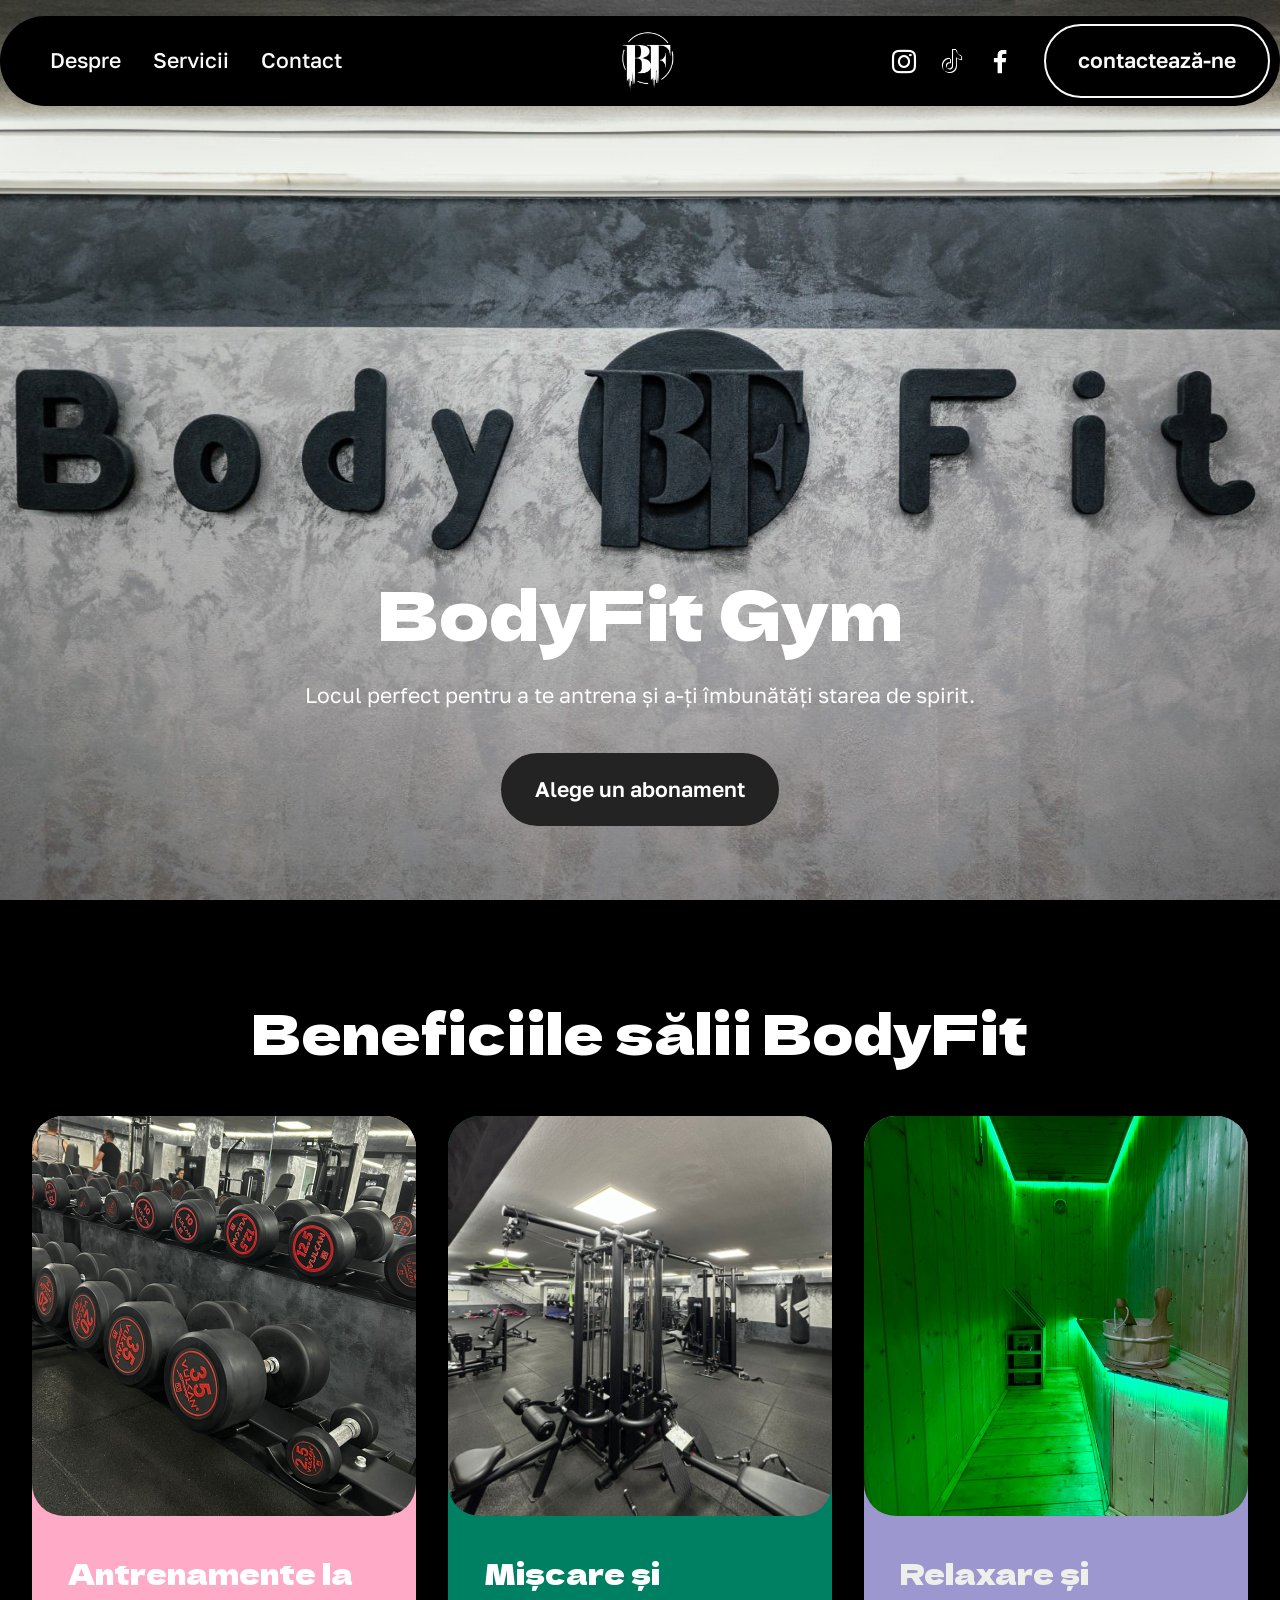
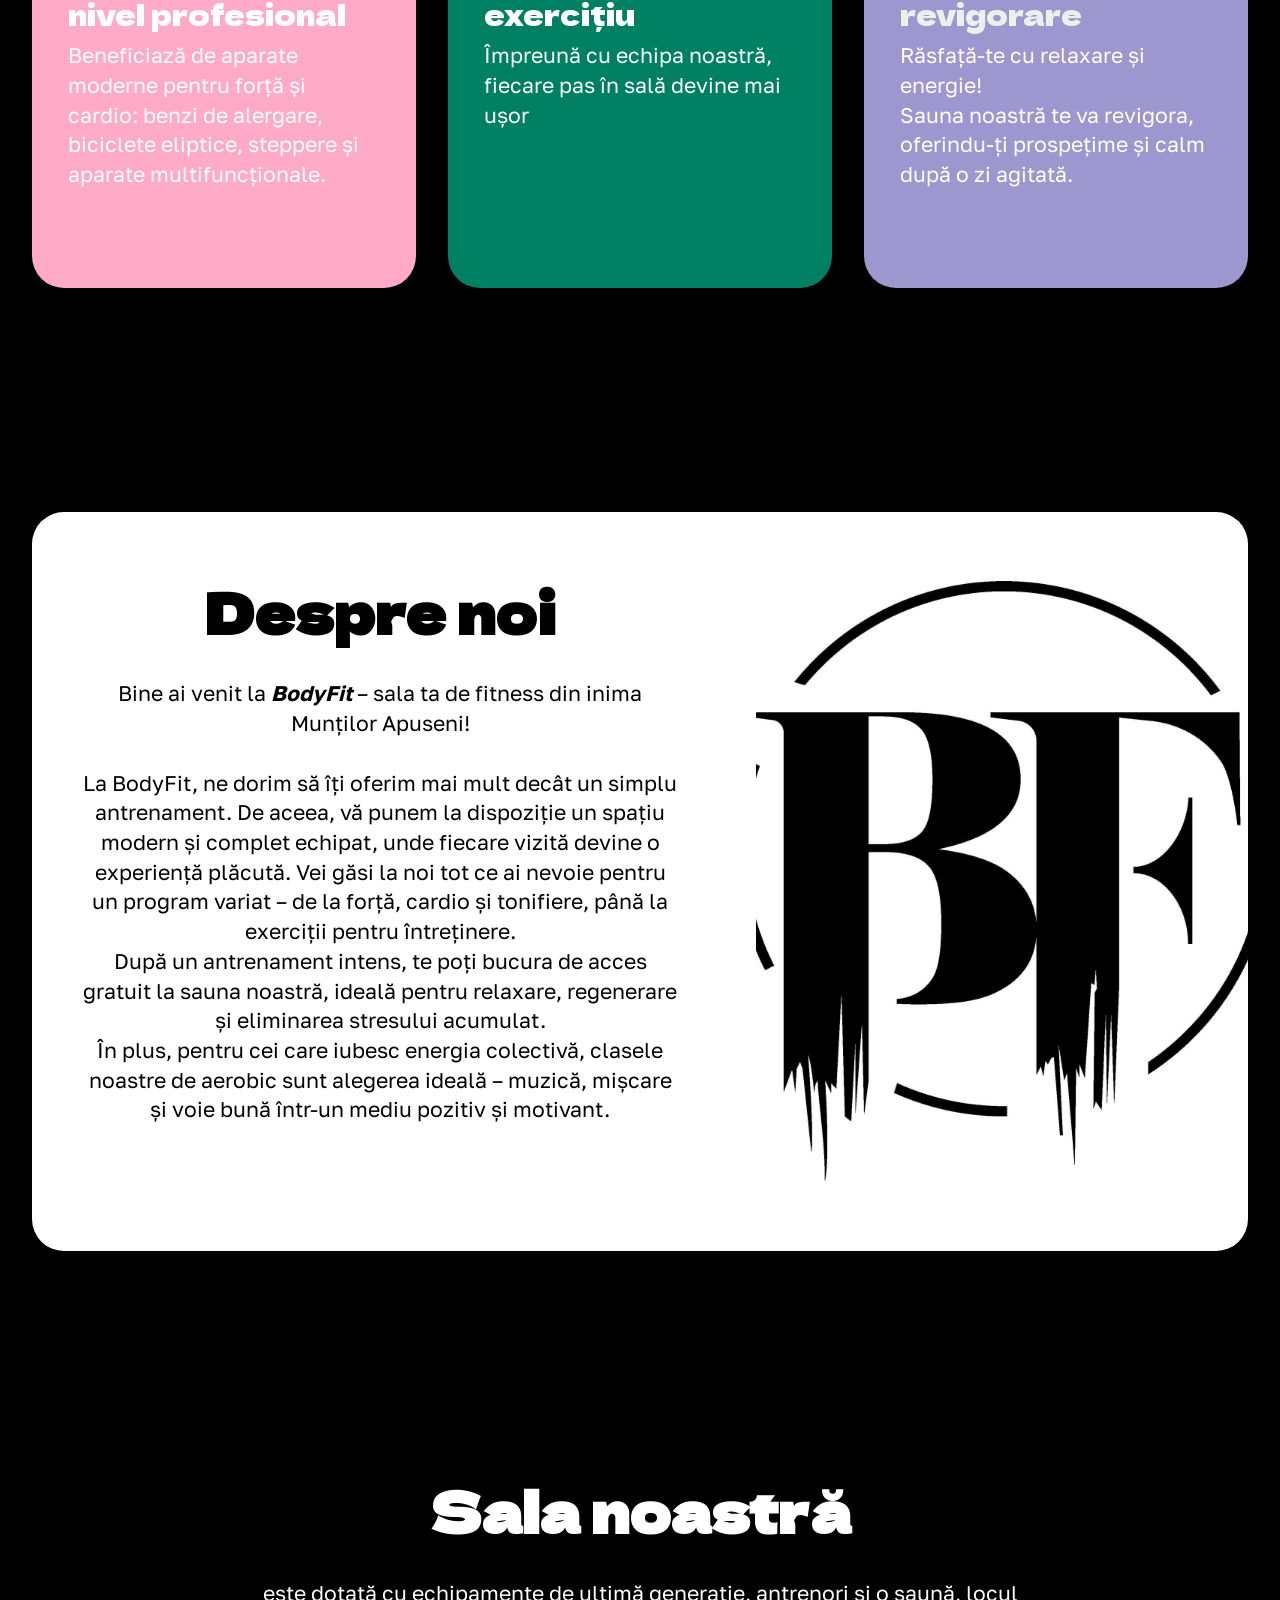
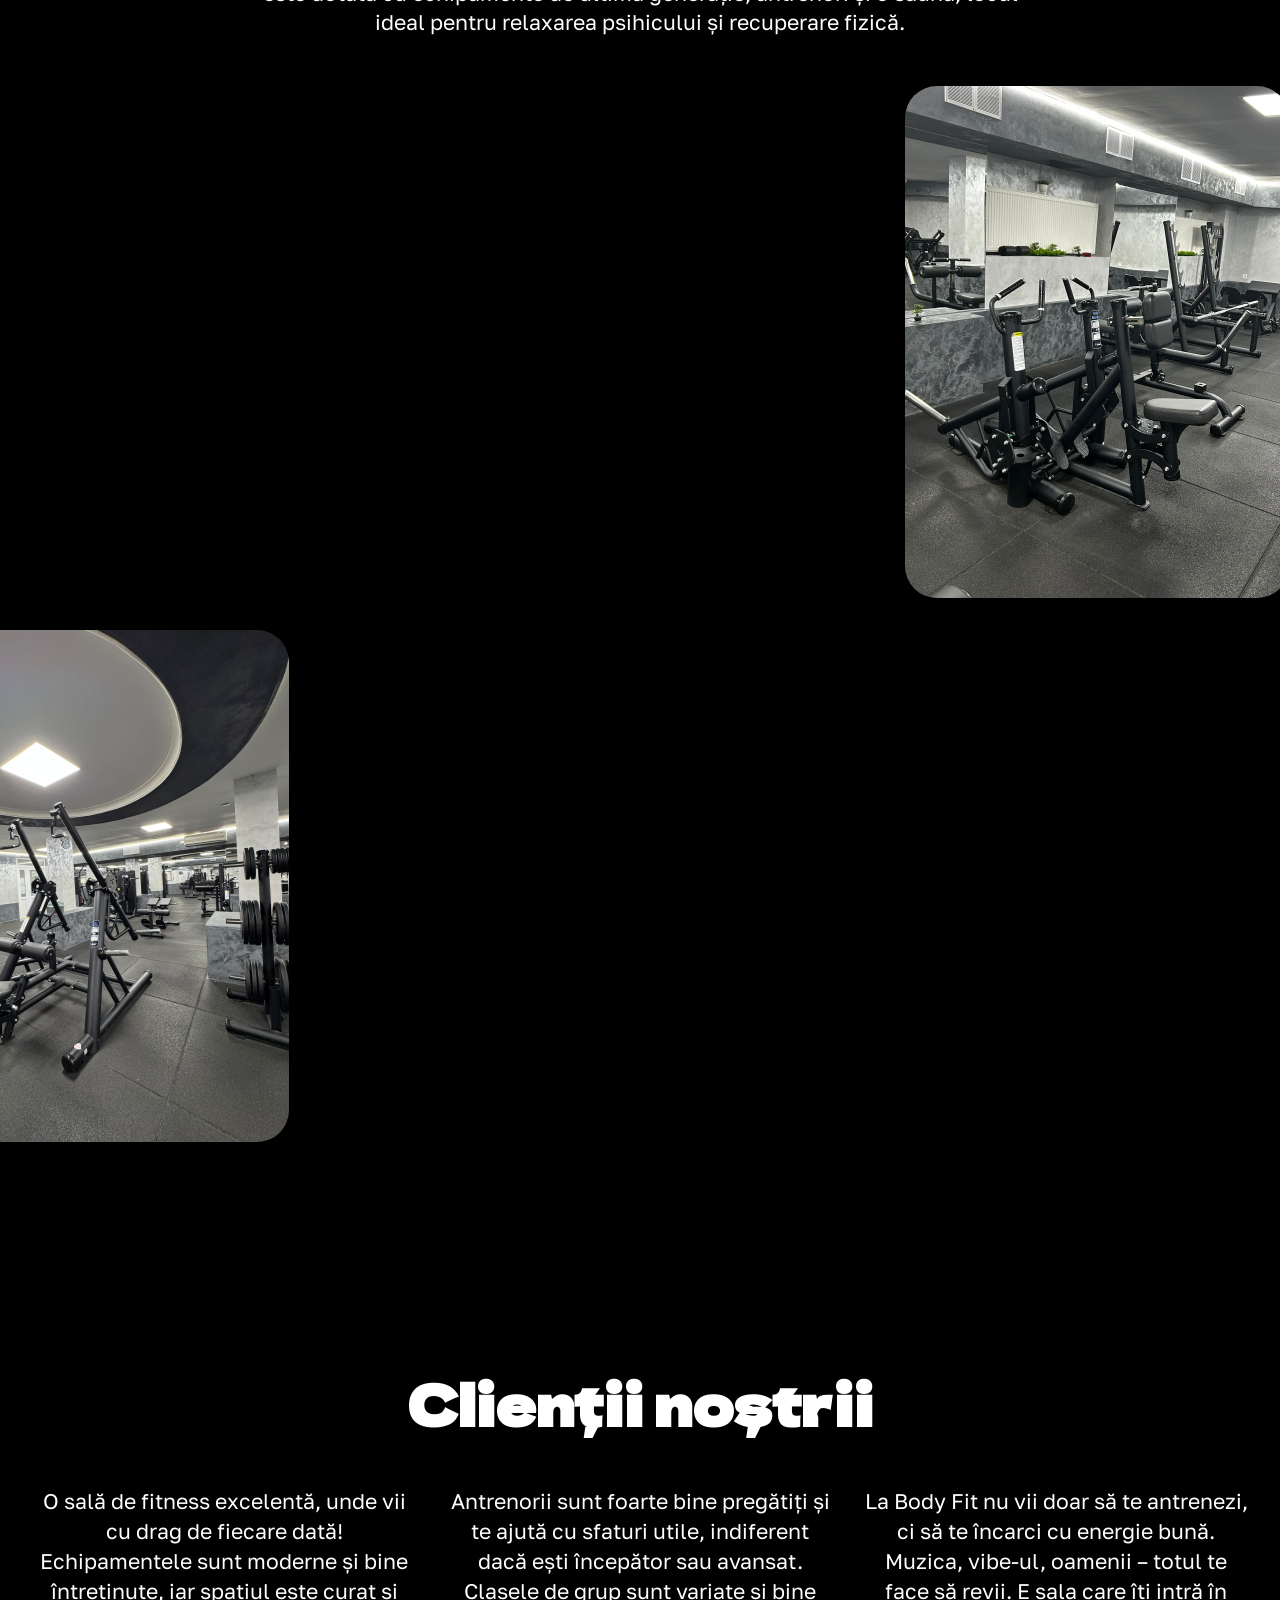
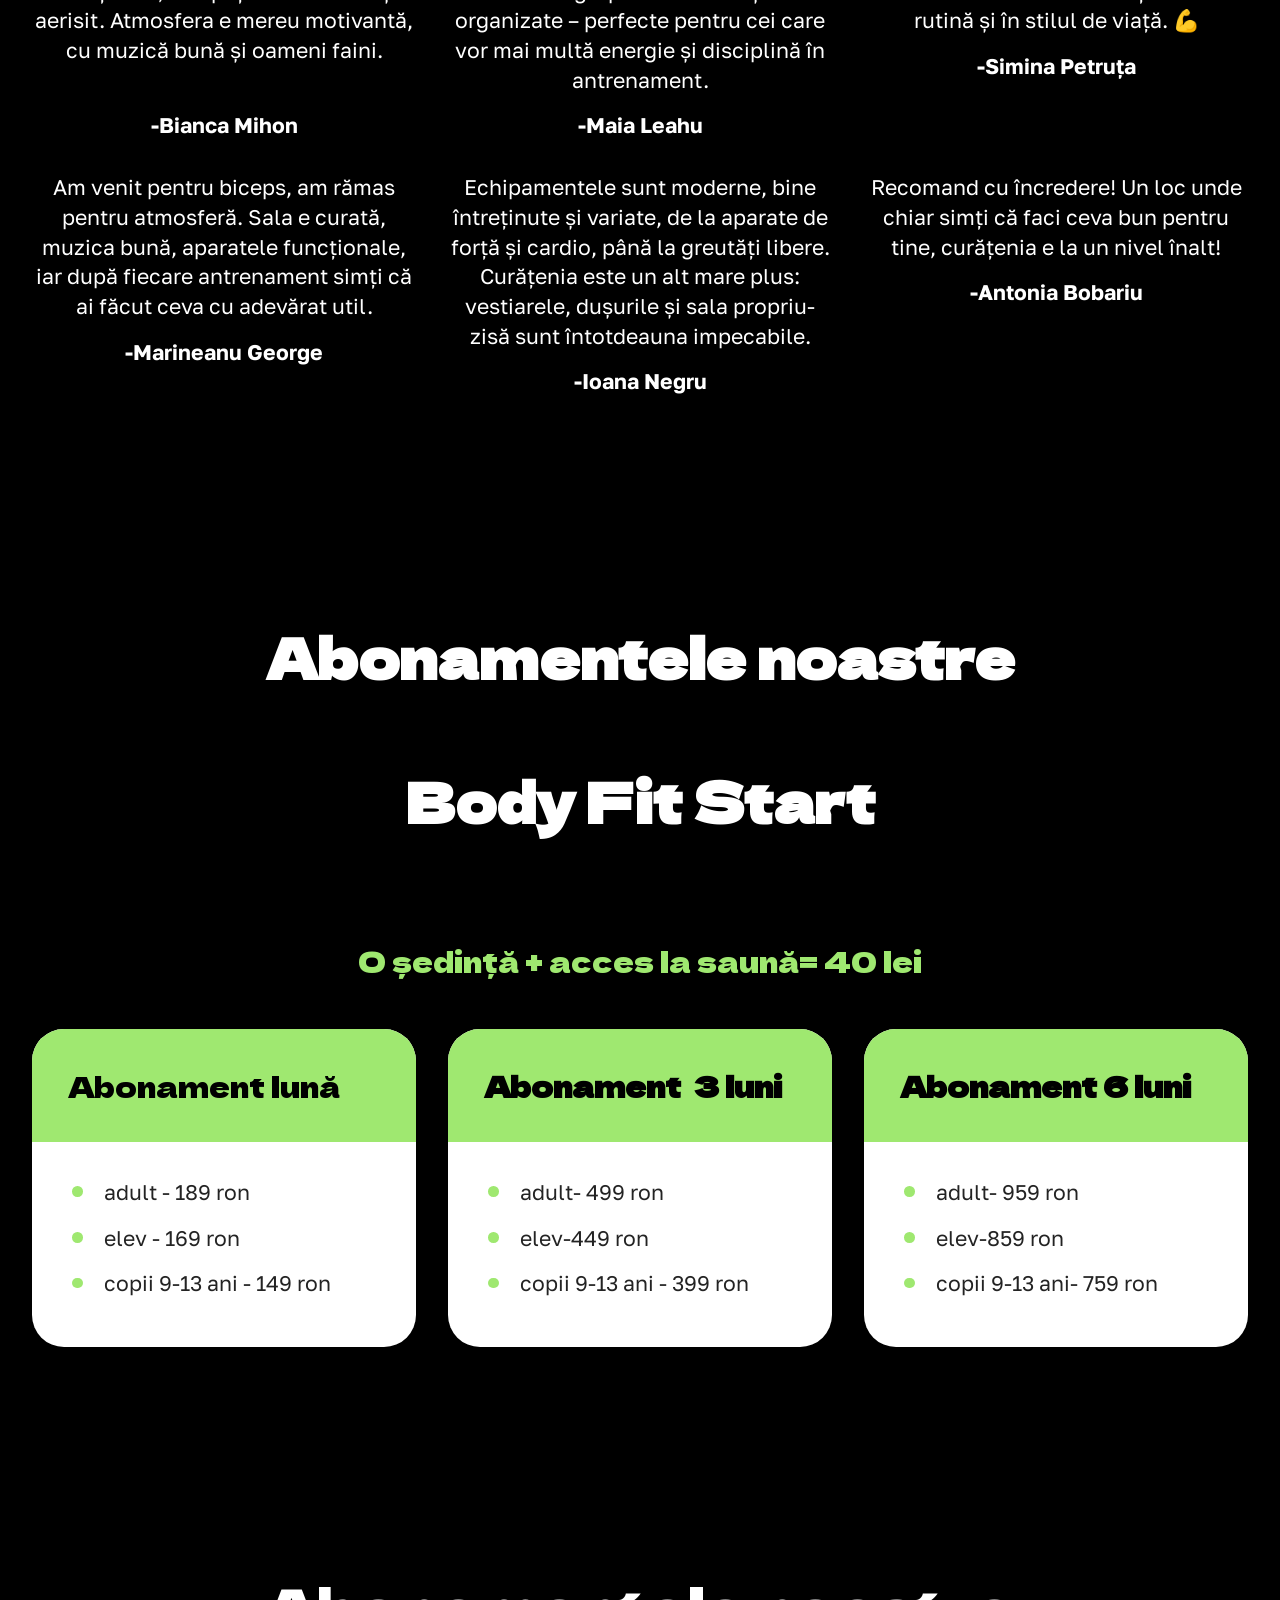
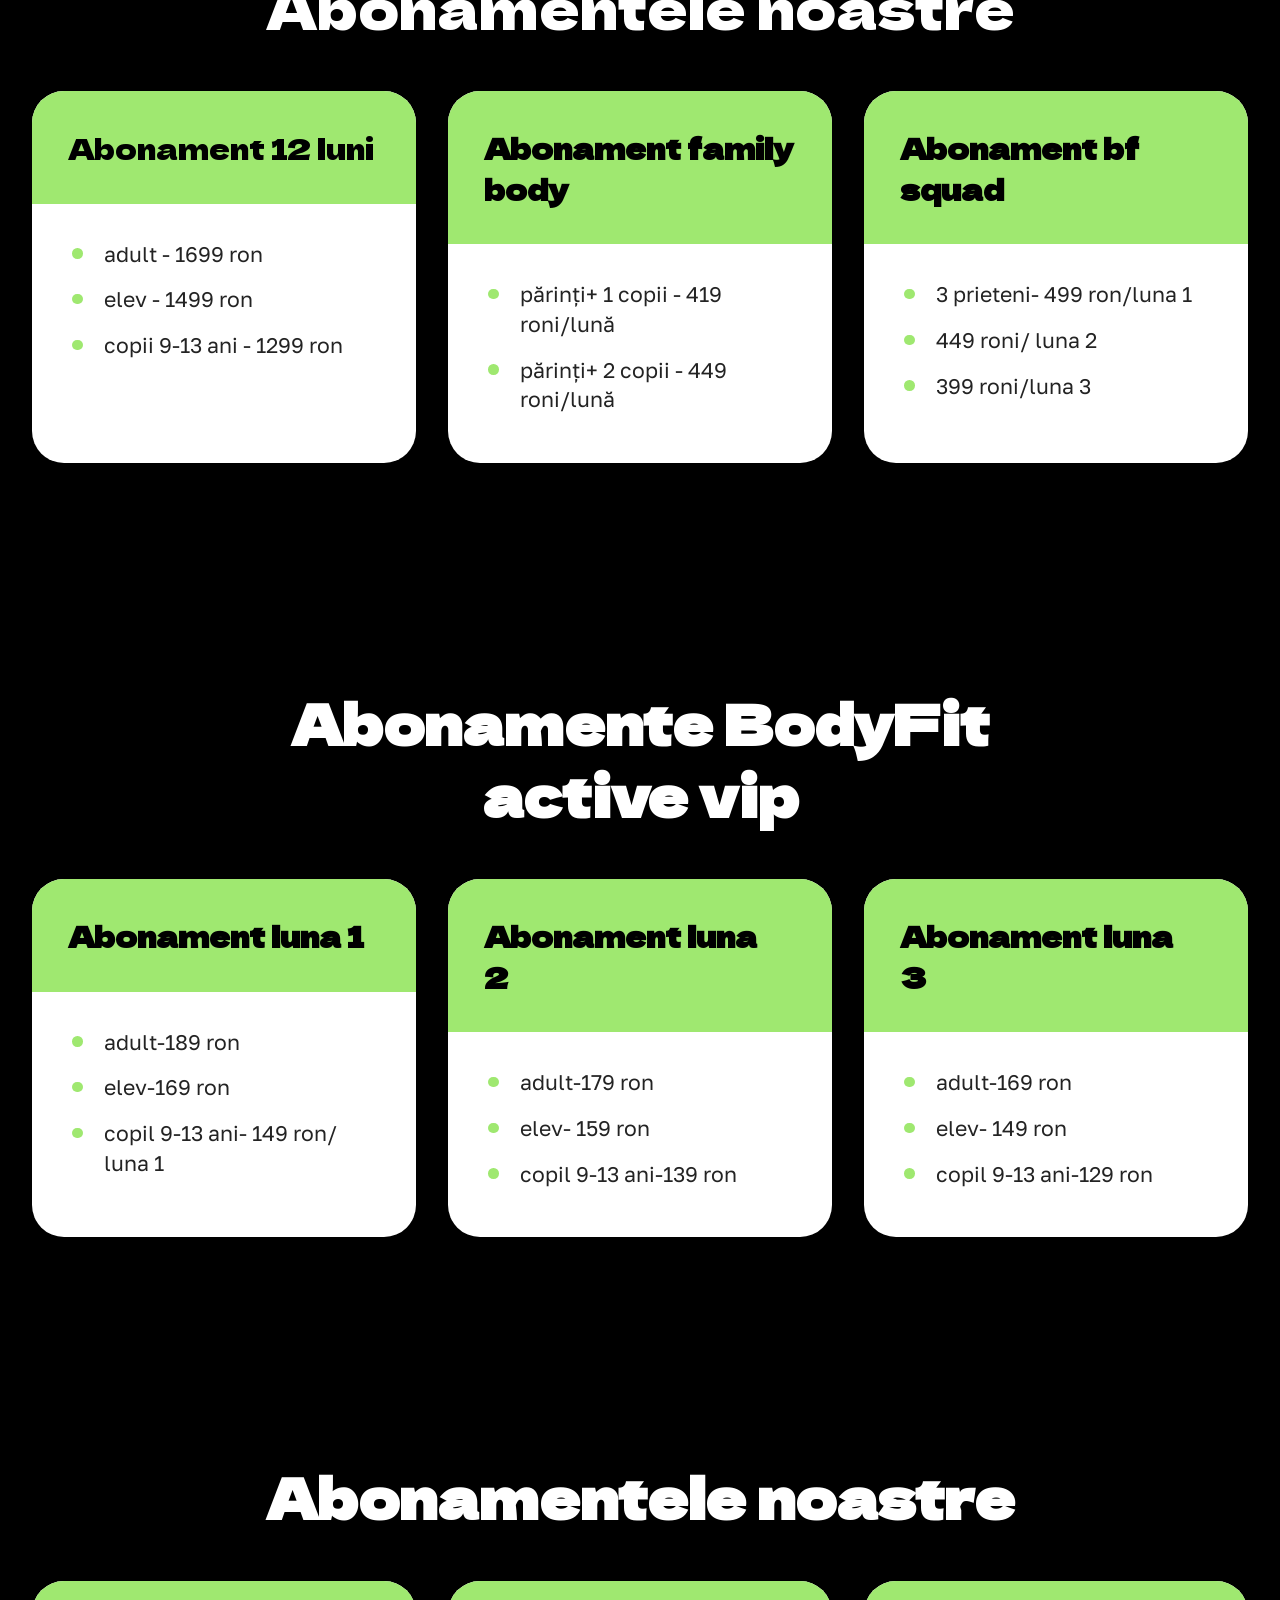
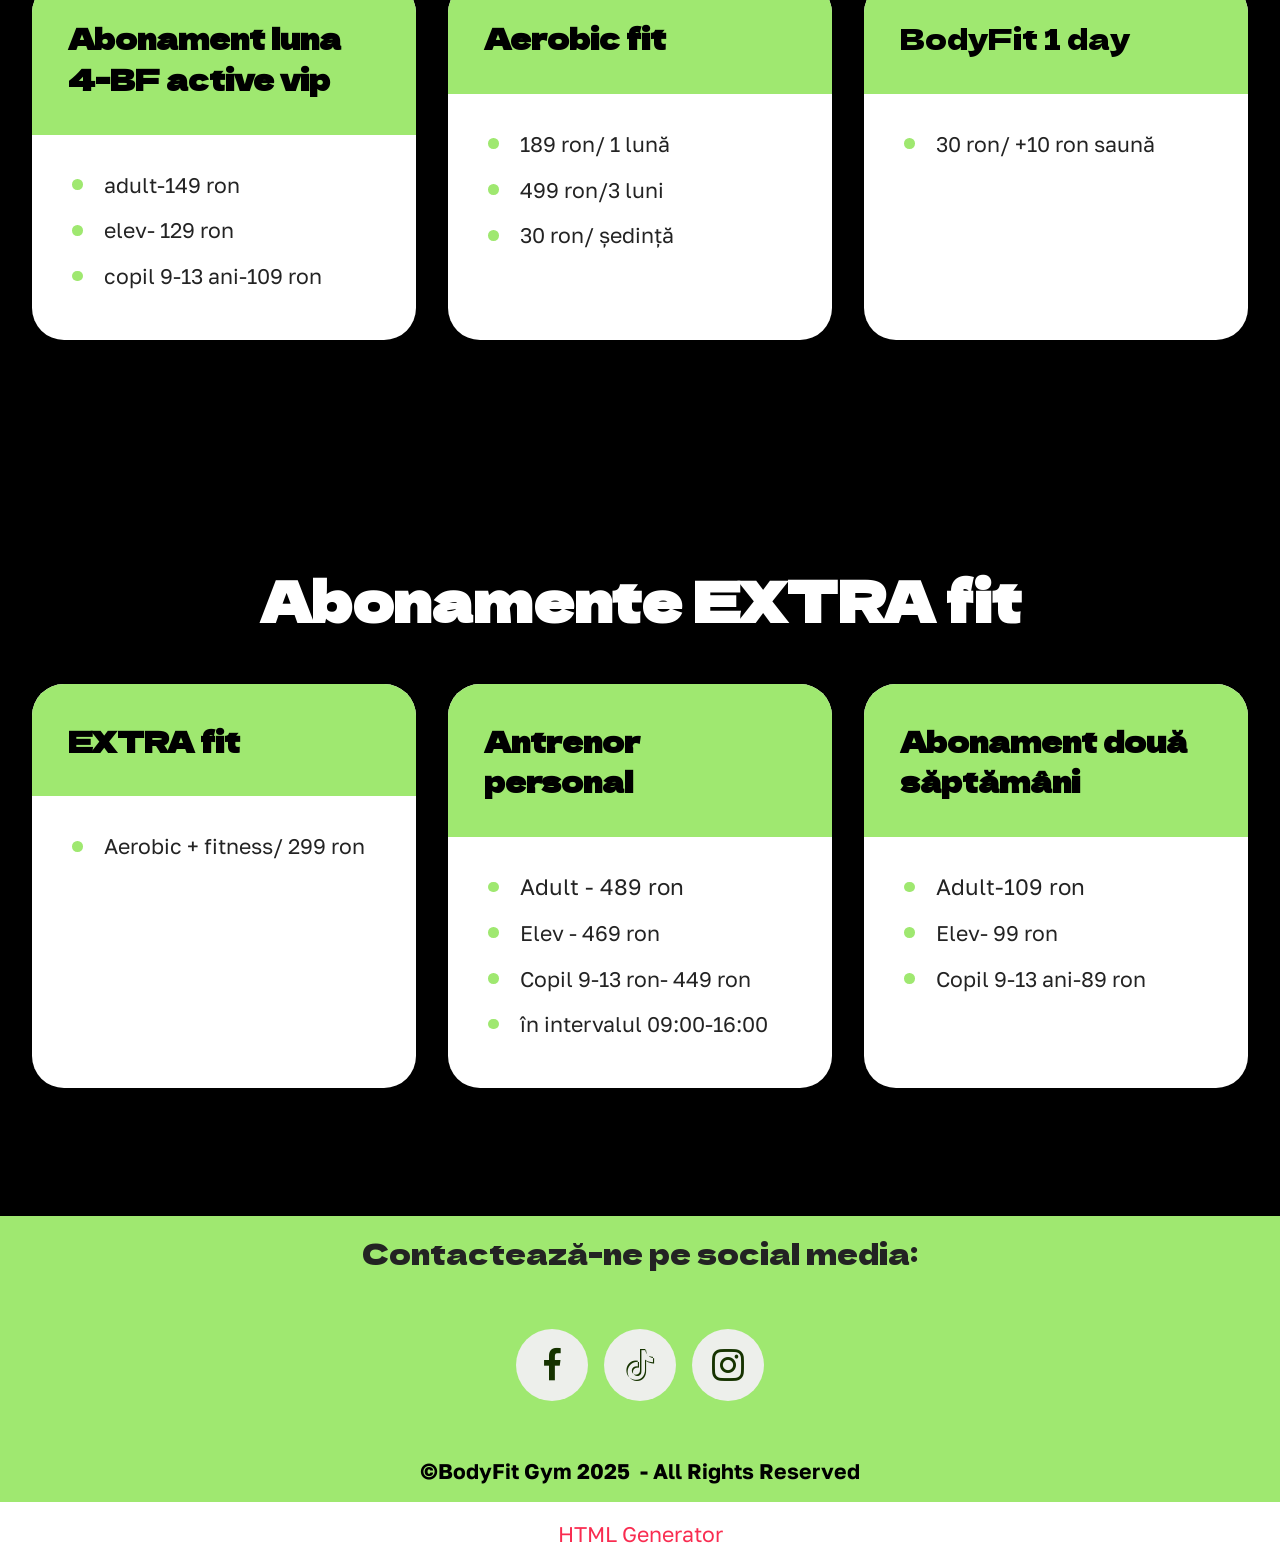
<file: index.html>
<!DOCTYPE html>
<html  >
<head>
  <!-- Site made with Mobirise Website Builder v6.1.4, https://mobirise.com -->
  <meta charset="UTF-8">
  <meta http-equiv="X-UA-Compatible" content="IE=edge">
  <meta name="generator" content="Mobirise v6.1.4, mobirise.com">
  <meta name="viewport" content="width=device-width, initial-scale=1, minimum-scale=1">
  <link rel="shortcut icon" href="assets/images/colored-logo-2.png" type="image/x-icon">
  <meta name="description" content="">
  
  
  <title>despre</title>
  <link rel="stylesheet" href="assets/web/assets/mobirise-icons2/mobirise2.css">
  <link rel="stylesheet" href="assets/bootstrap/css/bootstrap.min.css">
  <link rel="stylesheet" href="assets/parallax/jarallax.css">
  <link rel="stylesheet" href="assets/dropdown/css/style.css">
  <link rel="stylesheet" href="assets/socicon/css/styles.css">
  <link rel="stylesheet" href="assets/theme/css/style.css">
  <link rel="preload" href="https://fonts.googleapis.com/css?family=Dela+Gothic+One:400&display=swap" as="style" onload="this.onload=null;this.rel='stylesheet'">
  <noscript><link rel="stylesheet" href="https://fonts.googleapis.com/css?family=Dela+Gothic+One:400&display=swap"></noscript>
  <link rel="preload" href="https://fonts.googleapis.com/css?family=Golos+Text:400,500,600,700,800,900&display=swap" as="style" onload="this.onload=null;this.rel='stylesheet'">
  <noscript><link rel="stylesheet" href="https://fonts.googleapis.com/css?family=Golos+Text:400,500,600,700,800,900&display=swap"></noscript>
  <link rel="preload" as="style" href="assets/mobirise/css/mbr-additional.css?v=bm6h35"><link rel="stylesheet" href="assets/mobirise/css/mbr-additional.css?v=bm6h35" type="text/css">

  
  
  
</head>
<body>
  
  <section data-bs-version="5.1" class="menu menu3 cid-tHeG7yune1" once="menu" id="menu03-2">
	

	<nav class="navbar navbar-dropdown navbar-fixed-top navbar-expand-lg">
		<div class="container">
			<div class="navbar-brand">
				<span class="navbar-logo">
					<a href="index.html#header17-0">
						<img src="assets/images/colored-logo-2.png" alt="Mobirise Website Builder" style="height: 3.6rem;">
					</a>
				</span>
				
			</div>
			<button class="navbar-toggler" type="button" data-toggle="collapse" data-bs-toggle="collapse" data-target="#navbarSupportedContent" data-bs-target="#navbarSupportedContent" aria-controls="navbarNavAltMarkup" aria-expanded="false" aria-label="Toggle navigation">
				<div class="hamburger">
					<span></span>
					<span></span>
					<span></span>
					<span></span>
				</div>
			</button>
			<div class="collapse navbar-collapse" id="navbarSupportedContent">
				<ul class="navbar-nav nav-dropdown" data-app-modern-menu="true"><li class="nav-item">
						<a class="nav-link link show text-white text-primary display-4" href="index.html#article05-1" aria-expanded="false">Despre<strong></strong></a>
					</li><li class="nav-item">
						<a class="nav-link link text-white text-primary display-4" href="page1.html#gallery01-2">Servicii<strong></strong></a>
					</li>
					
					<li class="nav-item">
						<a class="nav-link link text-white text-primary display-4" href="index.html#header17-0">Contact</a>
					</li></ul>
				<div class="icons-menu">
					<a class="iconfont-wrapper" href="https://www.instagram.com/bodyfitcampeni/" target="_blank">
						<span class="p-2 mbr-iconfont socicon-instagram socicon"></span>
					</a>
					<a class="iconfont-wrapper" href="https://www.tiktok.com/@bodyfitcampeni" target="_blank">
						<span class="p-2 mbr-iconfont socicon-tiktok socicon"></span>
					</a>
					<a class="iconfont-wrapper" href="https://www.facebook.com/people/BodyFit/61553692670336/?ref=_xav_ig_profile_page_web#" target="_blank">
						<span class="p-2 mbr-iconfont socicon-facebook socicon"></span>
					</a>
					
				</div>
				<div class="navbar-buttons mbr-section-btn"><a class="btn btn-white-outline display-4" href="page2.html#contacts02-6">contactează-ne</a></div>
			</div>
		</div>
	</nav>
</section>

<section data-bs-version="5.1" class="header16 cid-uWtTdJhkyo mbr-fullscreen mbr-parallax-background" id="header17-0">
  
  
  <div class="container-fluid">
    <div class="row">
      <div class="content-wrap col-12 col-md-12">
        <h1 class="mbr-section-title mbr-fonts-style mbr-white mb-4 display-1">BodyFit Gym</h1>
        
        <p class="mbr-fonts-style mbr-text mbr-white mb-4 display-7">Locul perfect pentru a te antrena și a-ți îmbunătăți starea de spirit.</p>
        <div class="mbr-section-btn"><a class="btn btn-black display-7" href="index.html#pricing03-o">Alege un abonament</a></div>
      </div>
    </div>
  </div>
</section>

<section data-bs-version="5.1" class="features1 cid-tIsi3HZcCy" id="features01-0">
  

  
  
  <div class="container-fluid">
    <div class="row justify-content-center mb-5">
      <div class="col-12">
        <h3 class="mbr-section-title mbr-fonts-style align-center mb-0 display-2">Beneficiile sălii BodyFit</h3>
        
      </div>
    </div>
    <div class="row justify-content-center">
      <div class="col-sm-6 col-md-12 mb-3 mb-lg-0 col-lg-4">
        <div class="card-wrap card1">
          <div class="image-wrap">
            <img src="assets/images/fitness-4.jpg" alt="Mobirise Website Builder">
            
          </div>
          <div class="content-wrap">
            <h5 class="mbr-card-title card-title1 mbr-fonts-style align-left mb-2 display-5">Antrenamente la nivel profesional&nbsp;</h5>
            
            <p class="card-text1 mbr-fonts-style align-left mb-3 display-7">Beneficiază de aparate moderne pentru forță și cardio: benzi de alergare, biciclete eliptice, steppere și aparate multifuncționale.<br><br></p>
            
          </div>
        </div>
      </div>

      <div class="col-sm-6 col-md-12 mb-3 mb-lg-0 col-lg-4">
        <div class="card-wrap card2">
          <div class="image-wrap">
            <img src="assets/images/fitness207-883x1177.jpeg" alt="Mobirise Website Builder">
            
          </div>
          <div class="content-wrap">
            <h5 class="mbr-card-title card-title2 mbr-fonts-style align-left mb-2 display-5">Mișcare și exercițiu</h5>
            
            <p class="card-text2 mbr-fonts-style align-left mb-3 display-7">Împreună cu echipa noastră, fiecare pas în sală devine mai ușor<br>
            </p>
            
          </div>
        </div>
      </div>
      <div class="col-sm-6 col-md-12 mb-3 mb-lg-0 col-lg-4">
        <div class="card-wrap card3">
          <div class="image-wrap">
            <img src="assets/images/sauna-1.jpg" alt="Mobirise Website Builder">
            
          </div>
          <div class="content-wrap">
            <h5 class="mbr-card-title card-title3 mbr-fonts-style align-left mb-2 display-5">Relaxare și&nbsp; revigorare</h5>
            
            <p class="card-text3 mbr-fonts-style align-left mb-3 display-7">Răsfață-te cu relaxare și energie! <br>Sauna noastră te va revigora, oferindu-ți prospețime și calm după&nbsp;o&nbsp;zi&nbsp;agitată.</p>
            
          </div>
        </div>
      </div>

      
    </div>
  </div>
</section>

<section data-bs-version="5.1" class="article05 cid-tIsj2q7oBw" id="article05-1">
  

  
  

  <div class="container">
    <div class="row justify-content-center align-items-center">
      <div class="col-12">
        <div class="card-wrapper">
          <div class="row">
            <div class="col-12 col-md-12 col-lg-5 image-wrapper">
              <img class="w-100" src="assets/images/logo-sus-body-fit.jpg" alt="Mobirise Website Builder">
            </div>
            <div class="col-12 col-lg col-md-12">
              <div class="text-wrapper align-left">
                <h1 class="mbr-section-title mbr-fonts-style mb-4 display-2"><strong>Despre noi</strong></h1>
                <p class="mbr-text mbr-fonts-style mb-4 display-7">Bine ai venit la <em><strong>BodyFit</strong> </em>– sala ta de fitness din inima Munților Apuseni! <br><br>La BodyFit, ne dorim să îți oferim mai mult decât un simplu antrenament. De aceea, vă punem la dispoziție un spațiu modern și complet echipat, unde fiecare vizită devine o experiență plăcută. Vei găsi la noi tot ce ai nevoie pentru un program variat – de la forță, cardio și tonifiere, până la exerciții pentru întreținere. <br>După un antrenament intens, te poți bucura de acces gratuit la sauna noastră, ideală pentru relaxare, regenerare și eliminarea stresului acumulat. <br>În plus, pentru cei care iubesc energia colectivă, clasele noastre de aerobic sunt alegerea ideală – muzică, mișcare și voie bună într-un mediu pozitiv și motivant.<br><br></p>
                
              </div>
            </div>
          </div>
        </div>
      </div>
    </div>
  </div>
</section>

<section data-bs-version="5.1" class="gallery4 cid-uWzt0JCtFZ" id="gallery04-m">
  
  
  <div class="container-fluid gallery-wrapper">
    <div class="row justify-content-center">
      <div class="col-12 content-head">
        <div class="mbr-section-head mb-5">
          <h4 class="mbr-section-title mbr-fonts-style align-center mb-0 display-2"><strong>Sala noastră</strong></h4>
          <h5 class="mbr-section-subtitle mbr-fonts-style align-center mb-0 mt-4 display-7">este dotată cu echipamente de ultimă generație, antrenori și o saună, locul ideal pentru relaxarea psihicului și recuperare fizică.</h5>
        </div>
      </div>
    </div>
    <div class="grid-container">
      <div class="grid-container-1" style="transform: translate3d(-200px, 0px, 0px);">
        <div class="grid-item">
          <img src="assets/images/fitness-11.jpg" alt="Mobirise Website Builder">
        </div>
        <div class="grid-item">
          <img src="assets/images/sala-4.jpg" alt="Mobirise Website Builder">
        </div>
        <div class="grid-item">
          <img src="assets/images/fitness-5.jpg" alt="Mobirise Website Builder">
        </div>
        <div class="grid-item">
          <img src="assets/images/sala-2.jpg" alt="Mobirise Website Builder">
        </div>
      </div>
      <div class="grid-container-2" style="transform: translate3d(-70px, 0px, 0px);">
        <div class="grid-item">
          <img src="assets/images/sala-3.jpg" alt="Mobirise Website Builder">
        </div>
        <div class="grid-item">
          <img src="assets/images/sauna-1.jpg" alt="Mobirise Website Builder">
        </div>
        <div class="grid-item">
          <img src="assets/images/sauna-2.jpg" alt="Mobirise Website Builder">
        </div>
        <div class="grid-item">
          <img src="assets/images/fitness-8.jpg" alt="Mobirise Website Builder">
        </div>
      </div>
    </div>
  </div>
</section>

<section data-bs-version="5.1" class="people05 cid-uWvS8Jtntx" id="people05-8">
	

	
	
	<div class="container">
		<div class="row mb-5 justify-content-center">
			<div class="col-12 mb-0 content-head">
				<h3 class="mbr-section-title mbr-fonts-style align-center mb-0 display-2"><strong>Clienții noștrii</strong></h3>
				
			</div>
		</div>
		<div class="row">
			<div class="item features-without-image col-12 col-md-6 col-lg-4 active">
				<div class="item-wrapper">
					<div class="card-box align-left">
						<p class="card-text mbr-fonts-style display-7">O sală de fitness excelentă, unde vii cu drag de fiecare dată! Echipamentele sunt moderne și bine întreținute, iar spațiul este curat și aerisit. Atmosfera e mereu motivantă, cu muzică bună și oameni faini.<br><br></p>
						
						<h5 class="card-title mbr-fonts-style display-7"><strong>-Bianca Mihon</strong></h5>
					</div>
				</div>
			</div>
			<div class="item features-without-image col-12 col-md-6 col-lg-4">
				<div class="item-wrapper">
					<div class="card-box align-left">
						<p class="card-text mbr-fonts-style display-7">Antrenorii sunt foarte bine pregătiți și te ajută cu sfaturi utile, indiferent dacă ești începător sau avansat. Clasele de grup sunt variate și bine organizate – perfecte pentru cei care vor mai multă energie și disciplină în antrenament.</p>
						
						<h5 class="card-title mbr-fonts-style display-7"><strong>-Maia Leahu</strong></h5>
					</div>
				</div>
			</div>
			<div class="item features-without-image col-12 col-md-6 col-lg-4">
				<div class="item-wrapper">
					<div class="card-box align-left">
						<p class="card-text mbr-fonts-style display-7">La Body Fit nu vii doar să te antrenezi, ci să te încarci cu energie bună. Muzica, vibe-ul, oamenii – totul te face să revii. E sala care îți intră în rutină și în stilul de viață. 💪</p>
						
						<h5 class="card-title mbr-fonts-style display-7"><strong>-Simina Petruța</strong></h5>
					</div>
				</div>
			</div><div class="item features-without-image col-12 col-md-6 col-lg-4">
				<div class="item-wrapper">
					<div class="card-box align-left">
						<p class="card-text mbr-fonts-style display-7">Am venit pentru biceps, am rămas pentru atmosferă. Sala e curată, muzica bună, aparatele funcționale, iar după fiecare antrenament simți că ai făcut ceva cu adevărat util.</p>
						
						<h5 class="card-title mbr-fonts-style display-7">
							<strong>-Marineanu George</strong></h5>
					</div>
				</div>
			</div><div class="item features-without-image col-12 col-md-6 col-lg-4">
				<div class="item-wrapper">
					<div class="card-box align-left">
						<p class="card-text mbr-fonts-style display-7">Echipamentele sunt moderne, bine întreținute și variate, de la aparate de forță și cardio, până la greutăți libere. Curățenia este un alt mare plus: vestiarele, dușurile și sala propriu-zisă sunt întotdeauna impecabile.</p>
						
						<h5 class="card-title mbr-fonts-style display-7"><strong>-Ioana Negru</strong></h5>
					</div>
				</div>
			</div>
			
			
			<div class="item features-without-image col-12 col-md-6 col-lg-4">
				<div class="item-wrapper">
					<div class="card-box align-left">
						<p class="card-text mbr-fonts-style display-7">Recomand cu încredere! Un loc unde chiar simți că faci ceva bun pentru tine, curățenia e la un nivel înalt!</p>
						
						<h5 class="card-title mbr-fonts-style display-7"><strong>-Antonia Bobariu</strong></h5>
					</div>
				</div>
			</div>
		</div>
	</div>
</section>

<section data-bs-version="5.1" class="pricing03 cid-uWzwGZtIGx" id="pricing03-o">
  

  
  <div class="container">
    <div class="row justify-content-center">
      <div class="col-12 content-head">
        <div class="mbr-section-head mb-5">
          <h4 class="mbr-section-title mbr-fonts-style align-center mb-0 display-2"><strong>Abonamentele noastre</strong><br><br><strong>Body Fit Start</strong><strong><br></strong><br></h4>
          <h5 class="mbr-section-subtitle mbr-fonts-style align-center mt-4 mb-0 display-5">O ședință + acces la saună= 40 lei</h5>
        </div>
      </div>
    </div>
    <div class="row">
      
      
      <div class="item features-without-image col-12 col-md-6 col-lg-4 item-mb active">
        <div class="item-wrapper">
          <div class="item-head">
            <h5 class="item-title mbr-fonts-style mb-0 display-5">Abonament lună</h5>
            
          </div>
          <div class="item-content">
            
            
            <div class="counter-container mbr-text mbr-fonts-style display-7">
              <ul>
                <li>adult - 189 ron</li>
                <li>elev - 169 ron</li>
                <li>copii 9-13 ani - 149 ron</li>
              </ul>
            </div>
          </div>
          
        </div>
      </div><div class="item features-without-image col-12 col-md-6 col-lg-4 item-mb">
        <div class="item-wrapper">
          <div class="item-head">
            <h5 class="item-title mbr-fonts-style mb-0 display-5"><strong>Abonament&nbsp; 3 luni</strong></h5>
            
          </div>
          <div class="item-content">
            
            
            <div class="counter-container mbr-text mbr-fonts-style display-7">
              <ul>
                <li>adult- 499 ron</li>
                <li>elev-449 ron</li>
                <li>copii 9-13 ani - 399 ron</li>
              </ul>
            </div>
          </div>
          
        </div>
      </div><div class="item features-without-image col-12 col-md-6 col-lg-4 item-mb">
        <div class="item-wrapper">
          <div class="item-head">
            <h5 class="item-title mbr-fonts-style mb-0 display-5">
              <strong>Abonament 6 luni&nbsp;</strong></h5>
            
          </div>
          <div class="item-content">
            
            
            <div class="counter-container mbr-text mbr-fonts-style display-7">
              <ul>
                <li>adult- 959 ron</li>
                <li>elev-859 ron</li>
                <li>copii 9-13 ani- 759 ron</li>
              </ul>
            </div>
          </div>
          
        </div>
      </div>
    </div>
  </div>
</section>

<section data-bs-version="5.1" class="pricing03 cid-uWzzoIyahJ" id="pricing03-p">
  

  
  <div class="container">
    <div class="row justify-content-center">
      <div class="col-12 content-head">
        <div class="mbr-section-head mb-5">
          <h4 class="mbr-section-title mbr-fonts-style align-center mb-0 display-2">Abonamentele noastre</h4>
          
        </div>
      </div>
    </div>
    <div class="row">
      <div class="item features-without-image col-12 col-md-6 col-lg-4 item-mb active">
        <div class="item-wrapper">
          <div class="item-head">
            <h5 class="item-title mbr-fonts-style mb-0 display-5">Abonament 12 luni</h5>
            
          </div>
          <div class="item-content">
            
            
            <div class="counter-container mbr-text mbr-fonts-style display-7">
              <ul>
                <li>adult - 1699 ron</li>
                <li>elev - 1499 ron</li>
                <li>copii 9-13 ani - 1299 ron</li>
              </ul>
            </div>
          </div>
          
        </div>
      </div><div class="item features-without-image col-12 col-md-6 col-lg-4 item-mb">
        <div class="item-wrapper">
          <div class="item-head">
            <h5 class="item-title mbr-fonts-style mb-0 display-5"><strong>Abonament family body</strong></h5>
            
          </div>
          <div class="item-content">
            
            
            <div class="counter-container mbr-text mbr-fonts-style display-7">
              <ul>
                <li>părinți+ 1 copii - 419 roni/lună</li>
                <li>părinți+ 2 copii - 449 roni/lună</li>
              </ul>
            </div>
          </div>
          
        </div>
      </div><div class="item features-without-image col-12 col-md-6 col-lg-4 item-mb">
        <div class="item-wrapper">
          <div class="item-head">
            <h5 class="item-title mbr-fonts-style mb-0 display-5"><strong>Abonament bf squad</strong></h5>
            
          </div>
          <div class="item-content">
            
            
            <div class="counter-container mbr-text mbr-fonts-style display-7">
              <ul>
                <li>3 prieteni- 499 ron/luna 1</li>
                <li>449 roni/ luna 2</li>
                <li>399 roni/luna 3</li>
              </ul>
            </div>
          </div>
          
        </div>
      </div>
      
      
    </div>
  </div>
</section>

<section data-bs-version="5.1" class="pricing03 cid-uWzEqwiVyf" id="pricing03-t">
  

  
  <div class="container">
    <div class="row justify-content-center">
      <div class="col-12 content-head">
        <div class="mbr-section-head mb-5">
          <h4 class="mbr-section-title mbr-fonts-style align-center mb-0 display-2"><strong>Abonamente </strong><strong>BodyFit active vip</strong></h4>
          
        </div>
      </div>
    </div>
    <div class="row">
      
      
      <div class="item features-without-image col-12 col-md-6 col-lg-4 item-mb active">
        <div class="item-wrapper">
          <div class="item-head">
            <h5 class="item-title mbr-fonts-style mb-0 display-5"><strong>Abonament luna 1</strong></h5>
            
          </div>
          <div class="item-content">
            
            
            <div class="counter-container mbr-text mbr-fonts-style display-7">
              <ul>
                <li>adult-189 ron</li><li>elev-169 ron</li><li>copil 9-13 ani- 149 ron/&nbsp; luna 1</li>
              </ul>
            </div>
          </div>
          
        </div>
      </div><div class="item features-without-image col-12 col-md-6 col-lg-4 item-mb">
        <div class="item-wrapper">
          <div class="item-head">
            <h5 class="item-title mbr-fonts-style mb-0 display-5"><strong>Abonament luna</strong><br><strong>2</strong></h5>
            
          </div>
          <div class="item-content">
            
            
            <div class="counter-container mbr-text mbr-fonts-style display-7">
              <ul>
                <li>adult-179 ron</li><li>elev- 159 ron</li><li>copil 9-13 ani-139 ron</li>
              </ul>
            </div>
          </div>
          
        </div>
      </div><div class="item features-without-image col-12 col-md-6 col-lg-4 item-mb">
        <div class="item-wrapper">
          <div class="item-head">
            <h5 class="item-title mbr-fonts-style mb-0 display-5"><strong>Abonament luna</strong><br><strong>3</strong></h5>
            
          </div>
          <div class="item-content">
            
            
            <div class="counter-container mbr-text mbr-fonts-style display-7">
              <ul>
                <li>adult-169 ron</li><li>elev- 149 ron</li><li>copil 9-13 ani-129 ron</li>
              </ul>
            </div>
          </div>
          
        </div>
      </div>
    </div>
  </div>
</section>

<section data-bs-version="5.1" class="pricing03 cid-vaMcV0DwxF" id="pricing03-13">
  

  
  <div class="container">
    <div class="row justify-content-center">
      <div class="col-12 content-head">
        <div class="mbr-section-head mb-5">
          <h4 class="mbr-section-title mbr-fonts-style align-center mb-0 display-2"><strong>Abonamentele noastre</strong></h4>
          
        </div>
      </div>
    </div>
    <div class="row">
      
      
      <div class="item features-without-image col-12 col-md-6 col-lg-4 item-mb active">
        <div class="item-wrapper">
          <div class="item-head">
            <h5 class="item-title mbr-fonts-style mb-0 display-5"><strong>Abonament luna 4-BF active vip</strong></h5>
            
          </div>
          <div class="item-content">
            
            
            <div class="counter-container mbr-text mbr-fonts-style display-7">
              <ul>
                <li>adult-149 ron</li><li>elev- 129 ron</li><li>copil 9-13 ani-109 ron</li>
              </ul>
            </div>
          </div>
          
        </div>
      </div><div class="item features-without-image col-12 col-md-6 col-lg-4 item-mb">
        <div class="item-wrapper">
          <div class="item-head">
            <h5 class="item-title mbr-fonts-style mb-0 display-5"><strong>Aerobic fit&nbsp;</strong></h5>
            
          </div>
          <div class="item-content">
            
            
            <div class="counter-container mbr-text mbr-fonts-style display-7">
              <ul>
                <li>189 ron/ 1 lună</li><li>499 ron/3 luni</li><li>30 ron/ ședință</li>
              </ul>
            </div>
          </div>
          
        </div>
      </div><div class="item features-without-image col-12 col-md-6 col-lg-4 item-mb">
        <div class="item-wrapper">
          <div class="item-head">
            <h5 class="item-title mbr-fonts-style mb-0 display-5">BodyFit 1 day</h5>
            
          </div>
          <div class="item-content">
            
            
            <div class="counter-container mbr-text mbr-fonts-style display-7">
              <ul>
                <li>30 ron/ +10 ron saună</li>
              </ul>
            </div>
          </div>
          
        </div>
      </div>
    </div>
  </div>
</section>

<section data-bs-version="5.1" class="pricing03 cid-vaMeJVTiTV" id="pricing03-14">
  

  
  <div class="container">
    <div class="row justify-content-center">
      <div class="col-12 content-head">
        <div class="mbr-section-head mb-5">
          <h4 class="mbr-section-title mbr-fonts-style align-center mb-0 display-2"><strong>Abonamente EXTRA fit</strong><br></h4>
          
        </div>
      </div>
    </div>
    <div class="row">
      
      
      <div class="item features-without-image col-12 col-md-6 col-lg-4 item-mb active">
        <div class="item-wrapper">
          <div class="item-head">
            <h5 class="item-title mbr-fonts-style mb-0 display-5"><strong>EXTRA fit</strong></h5>
            
          </div>
          <div class="item-content">
            
            
            <div class="counter-container mbr-text mbr-fonts-style display-7">
              <ul>
                <li>Aerobic + fitness/ 299 ron</li>
              </ul>
            </div>
          </div>
          
        </div>
      </div><div class="item features-without-image col-12 col-md-6 col-lg-4 item-mb">
        <div class="item-wrapper">
          <div class="item-head">
            <h5 class="item-title mbr-fonts-style mb-0 display-5"><strong>Antrenor personal&nbsp;</strong></h5>
            
          </div>
          <div class="item-content">
            
            
            <div class="counter-container mbr-text mbr-fonts-style display-7">
              <ul>
                <li><span style="font-size: 1.4rem;">Adult - 489 ron</span><br></li><li>Elev - 469 ron</li><li>Copil 9-13 ron- 449 ron</li><li>în intervalul 09:00-16:00</li>
              </ul>
            </div>
          </div>
          
        </div>
      </div><div class="item features-without-image col-12 col-md-6 col-lg-4 item-mb">
        <div class="item-wrapper">
          <div class="item-head">
            <h5 class="item-title mbr-fonts-style mb-0 display-5"><strong>Abonament două săptămâni</strong></h5>
            
          </div>
          <div class="item-content">
            
            
            <div class="counter-container mbr-text mbr-fonts-style display-7">
              <ul>
                <li><span style="font-size: 1.4rem;">Adult-109 ron</span></li><li>Elev- 99 ron</li><li>Copil 9-13 ani-89 ron</li>
              </ul>
            </div>
          </div>
          
        </div>
      </div>
    </div>
  </div>
</section>

<section data-bs-version="5.1" class="footer3 cid-uWBFawNd1T" once="footers" id="footer03-y">

        

    

    <div class="container">
        <div class="row">
            <div class="row-links">
                <ul class="header-menu">
                  
                  
                  
                  
                <li class="header-menu-item mbr-fonts-style display-5">Contactează-ne pe social media:</li></ul>
              </div>

            <div class="col-12 mt-4">
                <div class="social-row">
                    <div class="soc-item">
                        <a href="https://www.facebook.com/people/BodyFit/61553692670336/?ref=_xav_ig_profile_page_web#" target="_blank">
                            <span class="mbr-iconfont display-7 socicon-facebook socicon"></span>
                        </a>
                    </div>
                    <div class="soc-item">
                        <a href="https://www.tiktok.com/@bodyfitcampeni" target="_blank">
                            <span class="mbr-iconfont socicon-tiktok socicon"></span>
                        </a>
                    </div>
                    <div class="soc-item">
                        <a href="https://www.instagram.com/bodyfitcampeni/" target="_blank">
                            <span class="mbr-iconfont socicon-instagram socicon"></span>
                        </a>
                    </div>
                    
                    
                </div>
            </div>
            <div class="col-12 mt-5">
                <p class="mbr-fonts-style copyright display-7"><strong>
                    ©BodyFit Gym 2025&nbsp; - All Rights Reserved
                </strong></p>
            </div>
        </div>
    </div>
</section><section class="display-7" style="padding: 0;align-items: center;justify-content: center;flex-wrap: wrap;    align-content: center;display: flex;position: relative;height: 4rem;"><a href="https://mobiri.se/3701371" style="flex: 1 1;height: 4rem;position: absolute;width: 100%;z-index: 1;"><img alt="" style="height: 4rem;" src="[data-uri]"></a><p style="margin: 0;text-align: center;" class="display-7">&#8204;</p><a style="z-index:1" href="https://mobirise.com/html-builder.html">HTML Generator</a></section><script src="assets/bootstrap/js/bootstrap.bundle.min.js"></script>  <script src="assets/parallax/jarallax.js"></script>  <script src="assets/smoothscroll/smooth-scroll.js"></script>  <script src="assets/ytplayer/index.js"></script>  <script src="assets/dropdown/js/navbar-dropdown.js"></script>  <script src="assets/scrollgallery/scroll-gallery.js"></script>  <script src="assets/theme/js/script.js"></script>  
  
  
</body>
</html>
</file>
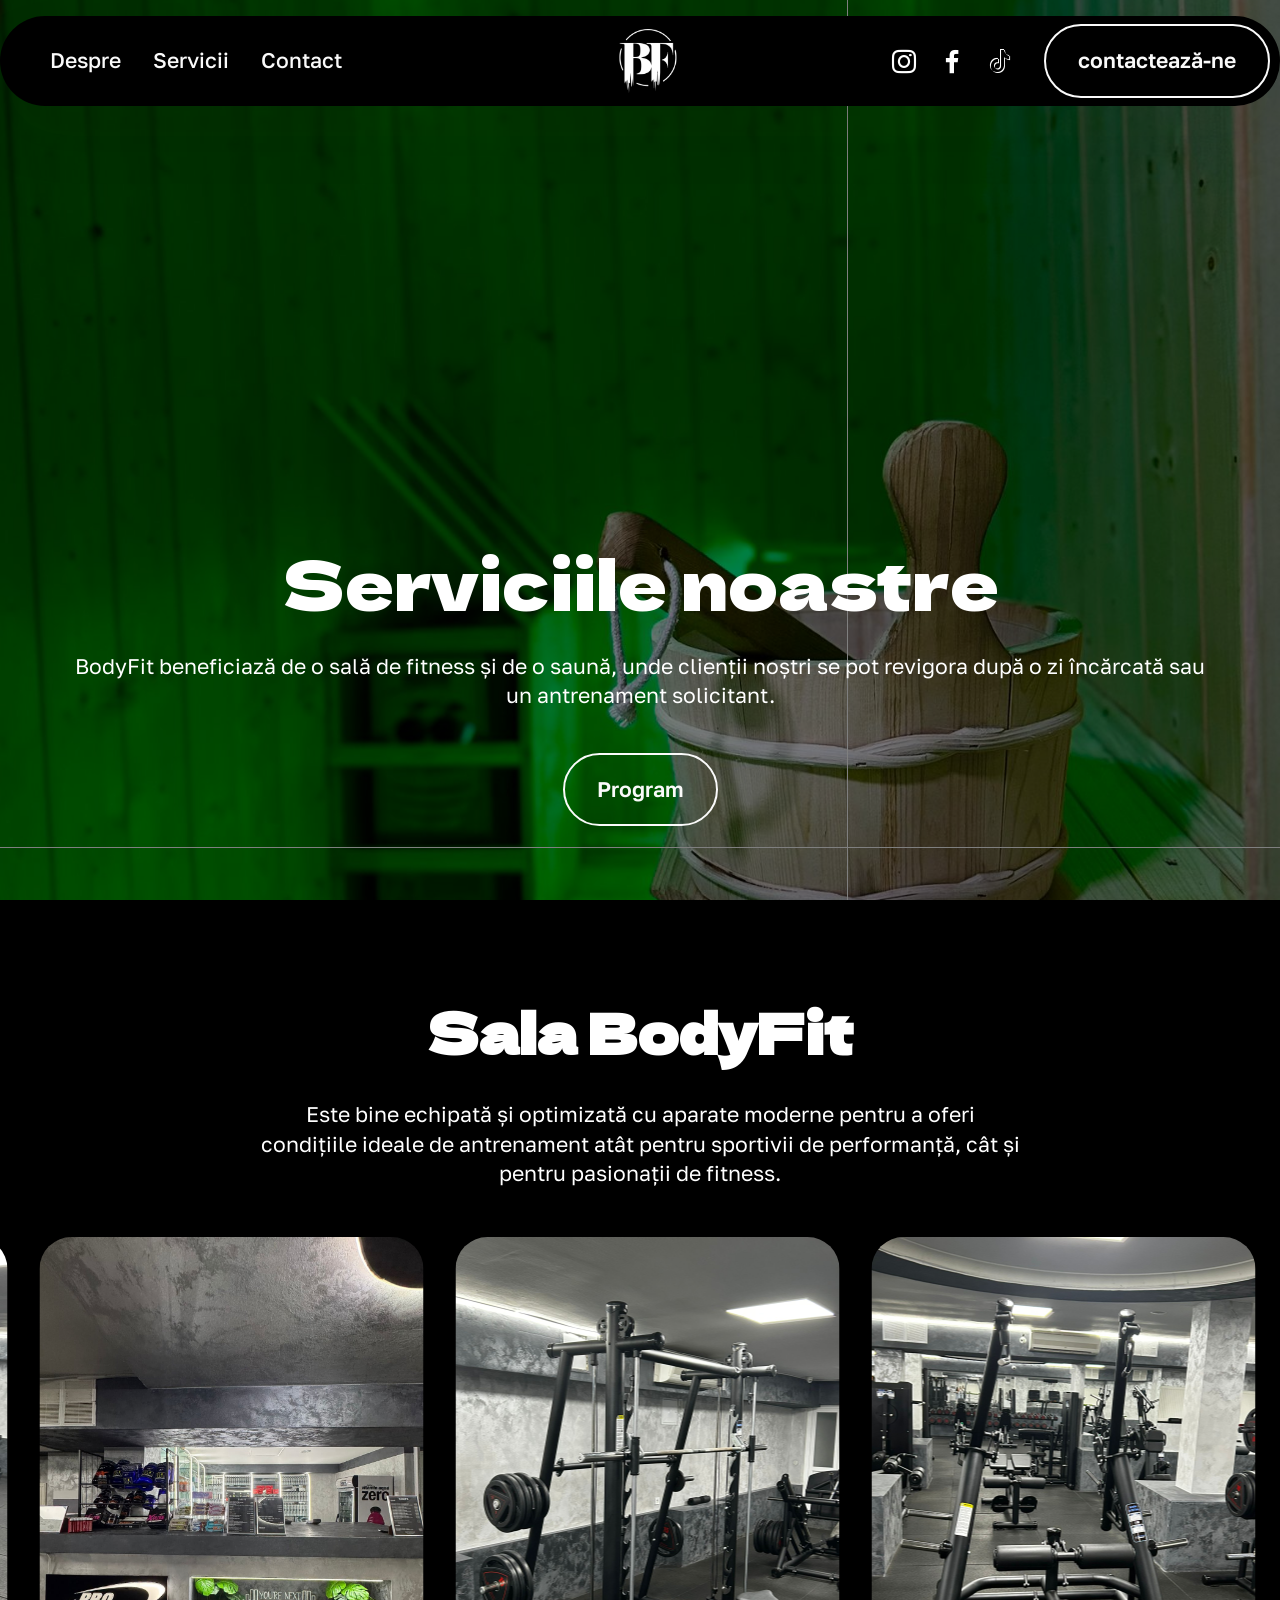
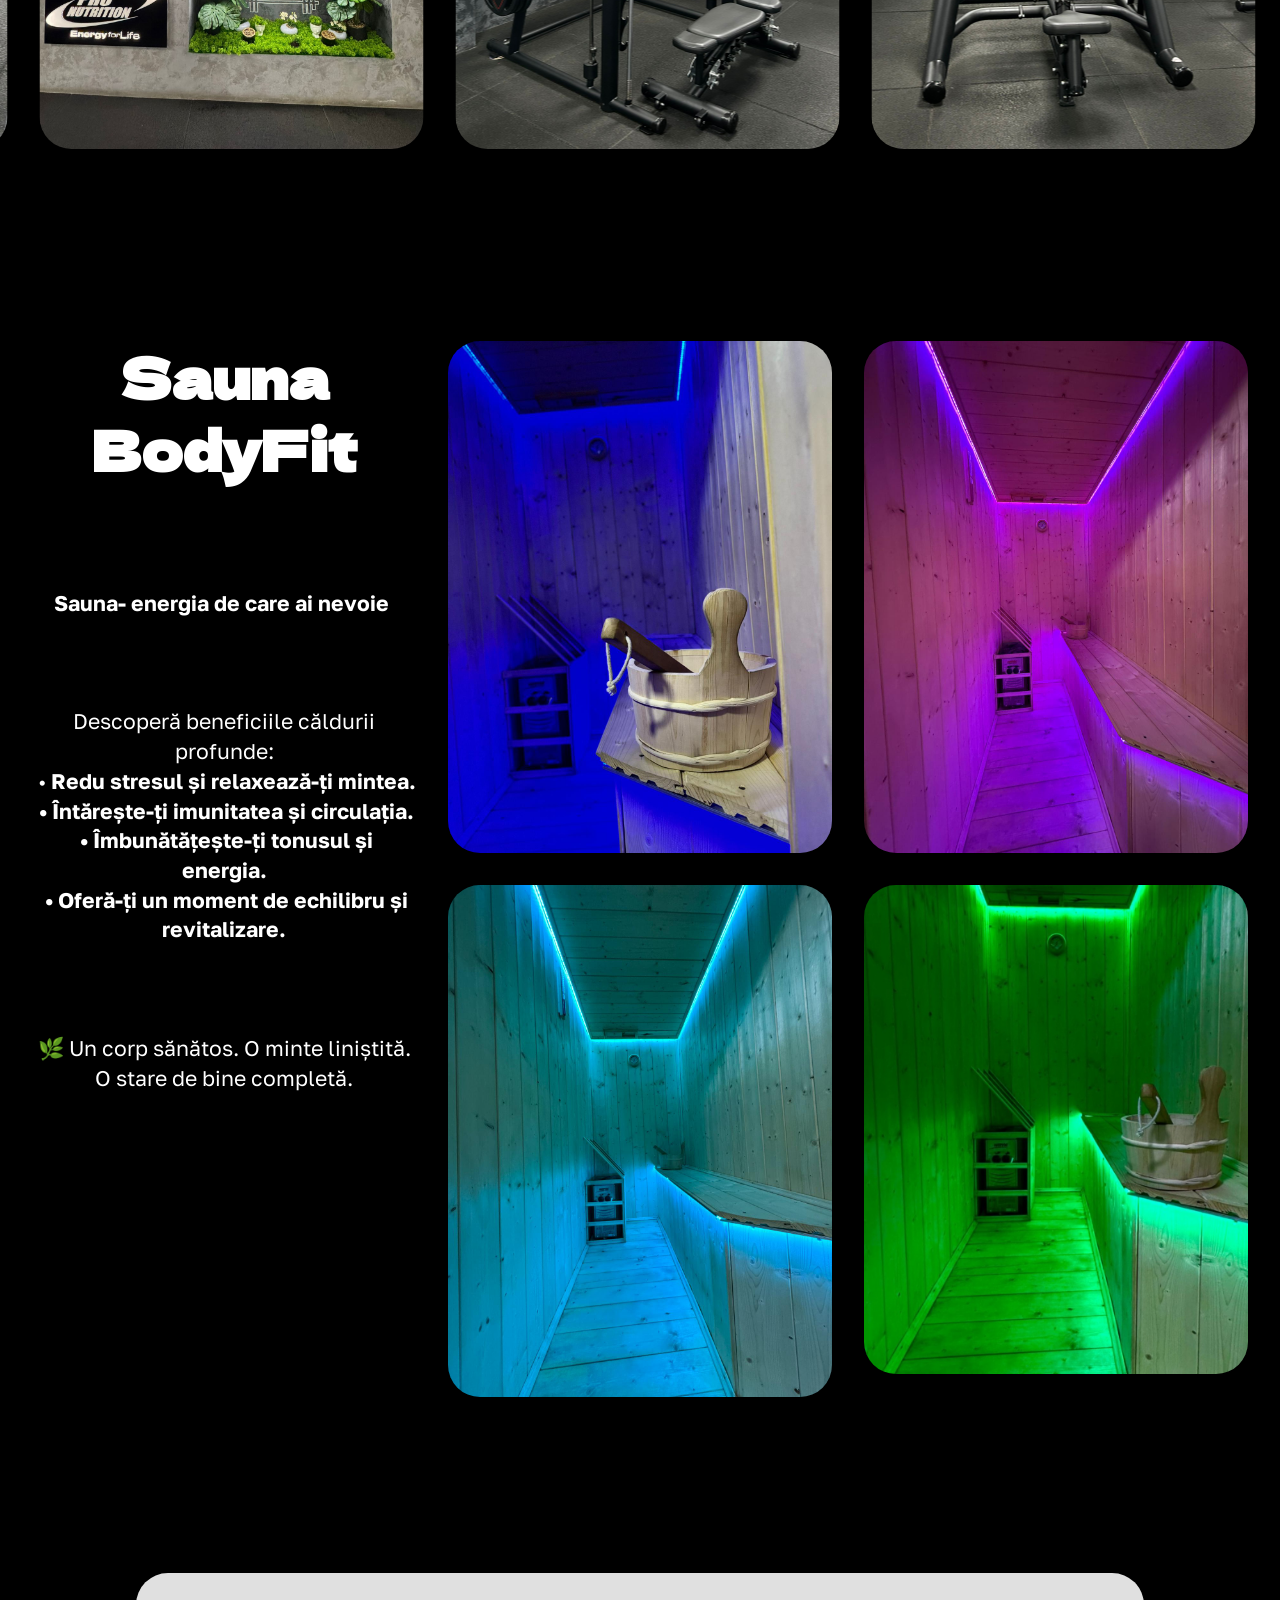
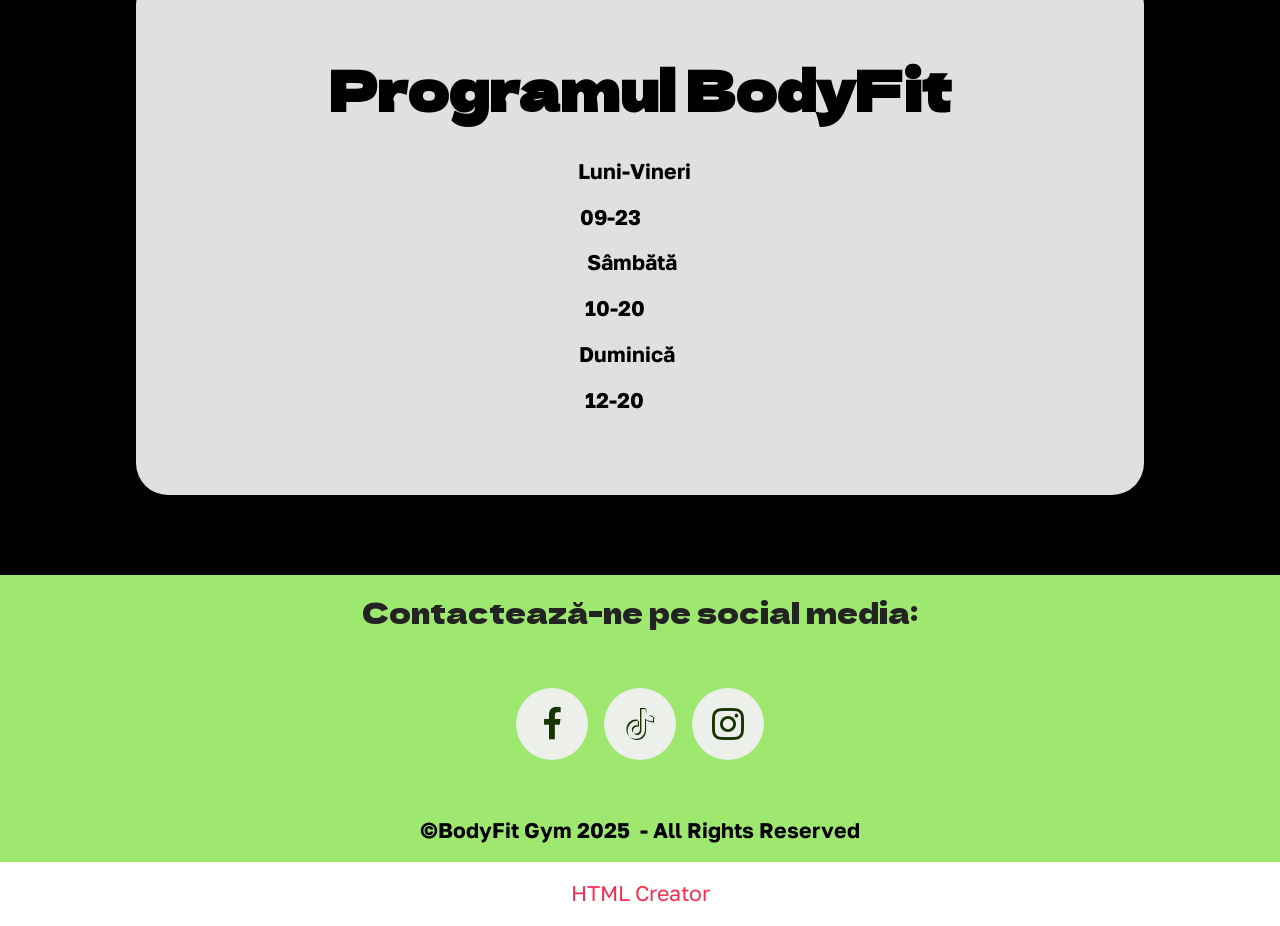
<file: page1.html>
<!DOCTYPE html>
<html  >
<head>
  <!-- Site made with Mobirise Website Builder v6.1.4, https://mobirise.com -->
  <meta charset="UTF-8">
  <meta http-equiv="X-UA-Compatible" content="IE=edge">
  <meta name="generator" content="Mobirise v6.1.4, mobirise.com">
  <meta name="viewport" content="width=device-width, initial-scale=1, minimum-scale=1">
  <link rel="shortcut icon" href="assets/images/colored-logo-2.png" type="image/x-icon">
  <meta name="description" content="">
  
  
  <title>servicii</title>
  <link rel="stylesheet" href="assets/web/assets/mobirise-icons2/mobirise2.css">
  <link rel="stylesheet" href="assets/bootstrap/css/bootstrap.min.css">
  <link rel="stylesheet" href="assets/parallax/jarallax.css">
  <link rel="stylesheet" href="assets/dropdown/css/style.css">
  <link rel="stylesheet" href="assets/socicon/css/styles.css">
  <link rel="stylesheet" href="assets/theme/css/style.css">
  <link rel="preload" href="https://fonts.googleapis.com/css?family=Dela+Gothic+One:400&display=swap" as="style" onload="this.onload=null;this.rel='stylesheet'">
  <noscript><link rel="stylesheet" href="https://fonts.googleapis.com/css?family=Dela+Gothic+One:400&display=swap"></noscript>
  <link rel="preload" href="https://fonts.googleapis.com/css?family=Golos+Text:400,500,600,700,800,900&display=swap" as="style" onload="this.onload=null;this.rel='stylesheet'">
  <noscript><link rel="stylesheet" href="https://fonts.googleapis.com/css?family=Golos+Text:400,500,600,700,800,900&display=swap"></noscript>
  <link rel="preload" as="style" href="assets/mobirise/css/mbr-additional.css?v=UrVtvH"><link rel="stylesheet" href="assets/mobirise/css/mbr-additional.css?v=UrVtvH" type="text/css">

  
  
  
</head>
<body>
  
  <section data-bs-version="5.1" class="menu menu4 cid-uWwhifI1Ey" once="menu" id="menu04-f">
	

	<nav class="navbar navbar-dropdown navbar-fixed-top navbar-expand-lg">
		<div class="container">
			<div class="navbar-brand">
				<span class="navbar-logo">
					<a href="index.html#header17-0">
						<img src="assets/images/colored-logo-2.png" alt="Mobirise Website Builder" style="height: 4rem;">
					</a>
				</span>
				
			</div>
			<button class="navbar-toggler" type="button" data-toggle="collapse" data-bs-toggle="collapse" data-target="#navbarSupportedContent" data-bs-target="#navbarSupportedContent" aria-controls="navbarNavAltMarkup" aria-expanded="false" aria-label="Toggle navigation">
				<div class="hamburger">
					<span></span>
					<span></span>
					<span></span>
					<span></span>
				</div>
			</button>
			<div class="collapse navbar-collapse" id="navbarSupportedContent">
				<ul class="navbar-nav nav-dropdown" data-app-modern-menu="true"><li class="nav-item">
						<a class="nav-link link text-white text-primary display-4" href="index.html#header17-0">Despre</a>
					</li>
					<li class="nav-item">
						<a class="nav-link link show text-white text-primary display-4" href="page1.html#header17-1" aria-expanded="false">Servicii</a>
					</li>
					<li class="nav-item">
						<a class="nav-link link text-white text-primary display-4" href="page2.html#header17-c">Contact</a>
					</li></ul>
				<div class="icons-menu">
					<a class="iconfont-wrapper" href="https://www.instagram.com/bodyfitcampeni/">
						<span class="p-2 mbr-iconfont socicon-instagram socicon"></span>
					</a>
					<a class="iconfont-wrapper" href="https://www.tiktok.com/@bodyfitcampeni">
						<span class="p-2 mbr-iconfont socicon-facebook socicon"></span>
					</a>
					<a class="iconfont-wrapper" href="https://www.facebook.com/people/BodyFit/61553692670336/?ref=_xav_ig_profile_page_web#">
						<span class="p-2 mbr-iconfont socicon-tiktok socicon"></span>
					</a>
					
				</div>
				<div class="navbar-buttons mbr-section-btn"><a class="btn btn-white-outline display-4" href="page2.html#contacts02-6">contactează-ne</a></div>
			</div>
		</div>
	</nav>
</section>

<section data-bs-version="5.1" class="header16 cid-uWunH6CW3m mbr-fullscreen mbr-parallax-background" id="header17-1">
  
  <div class="mbr-overlay" style="opacity: 0.5; background-color: rgb(0, 0, 0);"></div>
  <div class="container-fluid">
    <div class="row">
      <div class="content-wrap col-12 col-md-12">
        <h1 class="mbr-section-title mbr-fonts-style mbr-white mb-4 display-1">Serviciile noastre</h1>
        
        <p class="mbr-fonts-style mbr-text mbr-white mb-4 display-7">BodyFit beneficiază de o sală de fitness și de o saună, unde clienții noștri se pot revigora după o zi încărcată sau un antrenament solicitant.</p>
        <div class="mbr-section-btn"><a class="btn btn-white-outline display-7" href="page1.html#article07-d">Program</a></div>
      </div>
    </div>
  </div>
</section>

<section data-bs-version="5.1" class="gallery07 cid-vaQgaZnJTk" id="gallery07-19">
  
  
  <div class="container-fluid gallery-wrapper">
    <div class="row justify-content-center">
      <div class="col-12 content-head">
        <div class="mbr-section-head mb-5">
          <h4 class="mbr-section-title mbr-fonts-style align-center mb-0 display-2"><strong>Sala BodyFit</strong></h4>
          <h5 class="mbr-section-subtitle mbr-fonts-style align-center mb-0 mt-4 display-7">Este bine echipată și optimizată cu aparate moderne pentru a oferi condițiile ideale de antrenament atât pentru sportivii de performanță, cât și pentru pasionații de fitness.</h5>
        </div>
      </div>
    </div>
    <div class="grid-container">
      <div class="grid-container-3 moving-left" style="transform: translate3d(-200px, 0px, 0px);">
        <div class="grid-item">
          <img src="assets/images/sala204-1256x1675.jpg" alt="Mobirise Website Builder">
        </div>
        <div class="grid-item">
          <img src="assets/images/fitness-2.jpg" alt="Mobirise Website Builder">
        </div>
        <div class="grid-item">
          <img src="assets/images/fitness-12.jpg" alt="Mobirise Website Builder">
        </div>
        <div class="grid-item">
          <img src="assets/images/fitness-11.jpg" alt="Mobirise Website Builder">
        </div>
      </div>
    </div>
  </div>
</section>

<section data-bs-version="5.1" class="gallery09 cid-uWMqN2KE6V" id="gallery09-11">
  

  

  <div class="container">
    <div class="row justify-content-center">
      <div class="col-12 col-md-12 col-lg-4 main-text">
        <div class="">
          <h5 class="mbr-section-title mbr-fonts-style mt-0 mb-4 display-2"><strong>Sauna BodyFit</strong><div><strong><br></strong></div></h5>
          <h6 class="mbr-section-subtitle mbr-fonts-style mt-0 mb-4 display-7"><strong>Sauna- energia de care ai nevoie&nbsp;</strong><br><strong><br></strong><div><br></div><div><br></div><div>Descoperă beneficiile căldurii profunde:</div><div>&nbsp;•	<strong>Redu stresul și relaxează-ți mintea.</strong></div><div><strong>&nbsp;•	Întărește-ți imunitatea și circulația.</strong></div><div><strong>&nbsp;•	Îmbunătățește-ți tonusul și energia.</strong></div><div><strong>&nbsp;•	Oferă-ți un moment de echilibru și revitalizare.</strong></div><br><br><div><strong><br></strong></div><div>🌿 Un corp sănătos. O minte liniștită. O stare de&nbsp;bine&nbsp;completă.
</div><div><br></div></h6>
          
        </div>
      </div>

      <div class="col-lg-8 side-features row">
        <div class="item features-image col-12 col-md-6 col-lg-6 active">
          <div class="item-wrapper">
            <div class="item-img">
              <img src="assets/images/sauna-3.jpg" alt="Mobirise Website Builder" title="" data-slide-to="1" data-bs-slide-to="1">
            </div>
            
          </div>
        </div>
        <div class="item features-image col-12 col-md-6 col-lg-6 active">
          <div class="item-wrapper">
            <div class="item-img">
              <img src="assets/images/sauna-4.jpg" alt="Mobirise Website Builder" title="" data-slide-to="2" data-bs-slide-to="2">
            </div>
            
          </div>
        </div>
        <div class="item features-image col-12 col-md-6 col-lg-6 active">
          <div class="item-wrapper">
            <div class="item-img">
              <img src="assets/images/sauna-6.jpg" alt="Mobirise Website Builder" title="" data-slide-to="3" data-bs-slide-to="3">
            </div>
            
          </div>
        </div>
        <div class="item features-image col-12 col-md-6 col-lg-6 active">
          <div class="item-wrapper">
            <div class="item-img">
              <img src="assets/images/sauna-4.jpeg" alt="Mobirise Website Builder" title="" data-slide-to="4" data-bs-slide-to="4">
            </div>
            
          </div>
        </div>
      </div>
    </div>
  </div>
</section>

<section data-bs-version="5.1" class="article07 cid-uWvYKJlITk" id="article07-d">
  

  
  
  <div class="container">
    <div class="row justify-content-center">
      <div class="card col-md-12 col-lg-10">
        <div class="card-wrapper">
          <h3 class="card-title mbr-fonts-style mbr-white mt-3 mb-4 display-2"><strong>Programul BodyFit</strong></h3>
          <div class="row card-box align-left">
            <div class="item features-without-image col-12 active">
              <div class="item-wrapper">
                <h4 class="mbr-section-subtitle mbr-fonts-style mb-3 display-7"><strong>&nbsp; &nbsp; Luni-Vineri</strong></h4>
                <p class="mbr-text mbr-fonts-style display-7">&nbsp; &nbsp; &nbsp; &nbsp; &nbsp; &nbsp; &nbsp; &nbsp; &nbsp; &nbsp; &nbsp; &nbsp; &nbsp; &nbsp; &nbsp; &nbsp; &nbsp; &nbsp; &nbsp; &nbsp; &nbsp; &nbsp; &nbsp; &nbsp; &nbsp; &nbsp; &nbsp; &nbsp; &nbsp; &nbsp; &nbsp; &nbsp; &nbsp; &nbsp; &nbsp; &nbsp; <strong>&nbsp; &nbsp; 09-23</strong></p>
              </div>
            </div><div class="item features-without-image col-12">
              <div class="item-wrapper">
                <h4 class="mbr-section-subtitle mbr-fonts-style mb-3 display-7"><strong>&nbsp; &nbsp;Sâmbătă</strong></h4>
                <p class="mbr-text mbr-fonts-style display-7">&nbsp; &nbsp; &nbsp; &nbsp; &nbsp; &nbsp; &nbsp; &nbsp; &nbsp; &nbsp; &nbsp; &nbsp; &nbsp; &nbsp; &nbsp; &nbsp; &nbsp; &nbsp; &nbsp; &nbsp; &nbsp; &nbsp; &nbsp; &nbsp; &nbsp; &nbsp; &nbsp; &nbsp; &nbsp; &nbsp; &nbsp; &nbsp; &nbsp; &nbsp; &nbsp; &nbsp; &nbsp; <strong>&nbsp; &nbsp;10-20</strong></p>
              </div>
            </div>
            <div class="item features-without-image col-12">
              <div class="item-wrapper">
                <h4 class="mbr-section-subtitle mbr-fonts-style mb-3 display-7"><strong>&nbsp; Duminică&nbsp;</strong></h4>
                <p class="mbr-text mbr-fonts-style display-7">&nbsp; &nbsp; &nbsp; &nbsp; &nbsp; &nbsp; &nbsp; &nbsp; &nbsp; &nbsp; &nbsp; &nbsp; &nbsp; &nbsp; &nbsp; &nbsp; &nbsp; &nbsp; &nbsp; &nbsp; &nbsp; &nbsp; &nbsp; &nbsp; &nbsp; &nbsp; &nbsp; &nbsp; &nbsp; &nbsp; &nbsp; &nbsp; &nbsp; &nbsp; &nbsp; &nbsp; &nbsp; &nbsp;<strong> &nbsp;12-20</strong></p>
              </div>
            </div>
            
            
          </div>
          
        </div>
      </div>
    </div>
  </div>
</section>

<section data-bs-version="5.1" class="footer3 cid-uWBFawNd1T" once="footers" id="footer03-y">

        

    

    <div class="container">
        <div class="row">
            <div class="row-links">
                <ul class="header-menu">
                  
                  
                  
                  
                <li class="header-menu-item mbr-fonts-style display-5">Contactează-ne pe social media:</li></ul>
              </div>

            <div class="col-12 mt-4">
                <div class="social-row">
                    <div class="soc-item">
                        <a href="https://www.facebook.com/people/BodyFit/61553692670336/?ref=_xav_ig_profile_page_web#" target="_blank">
                            <span class="mbr-iconfont display-7 socicon-facebook socicon"></span>
                        </a>
                    </div>
                    <div class="soc-item">
                        <a href="https://www.tiktok.com/@bodyfitcampeni" target="_blank">
                            <span class="mbr-iconfont socicon-tiktok socicon"></span>
                        </a>
                    </div>
                    <div class="soc-item">
                        <a href="https://www.instagram.com/bodyfitcampeni/" target="_blank">
                            <span class="mbr-iconfont socicon-instagram socicon"></span>
                        </a>
                    </div>
                    
                    
                </div>
            </div>
            <div class="col-12 mt-5">
                <p class="mbr-fonts-style copyright display-7"><strong>
                    ©BodyFit Gym 2025&nbsp; - All Rights Reserved
                </strong></p>
            </div>
        </div>
    </div>
</section><section class="display-7" style="padding: 0;align-items: center;justify-content: center;flex-wrap: wrap;    align-content: center;display: flex;position: relative;height: 4rem;"><a href="https://mobiri.se/3701371" style="flex: 1 1;height: 4rem;position: absolute;width: 100%;z-index: 1;"><img alt="" style="height: 4rem;" src="[data-uri]"></a><p style="margin: 0;text-align: center;" class="display-7">&#8204;</p><a style="z-index:1" href="https://mobirise.com/html-builder.html">HTML Creator</a></section><script src="assets/bootstrap/js/bootstrap.bundle.min.js"></script>  <script src="assets/parallax/jarallax.js"></script>  <script src="assets/smoothscroll/smooth-scroll.js"></script>  <script src="assets/ytplayer/index.js"></script>  <script src="assets/dropdown/js/navbar-dropdown.js"></script>  <script src="assets/scrollgallery/scroll-gallery.js"></script>  <script src="assets/theme/js/script.js"></script>  
  
  
</body>
</html>
</file>
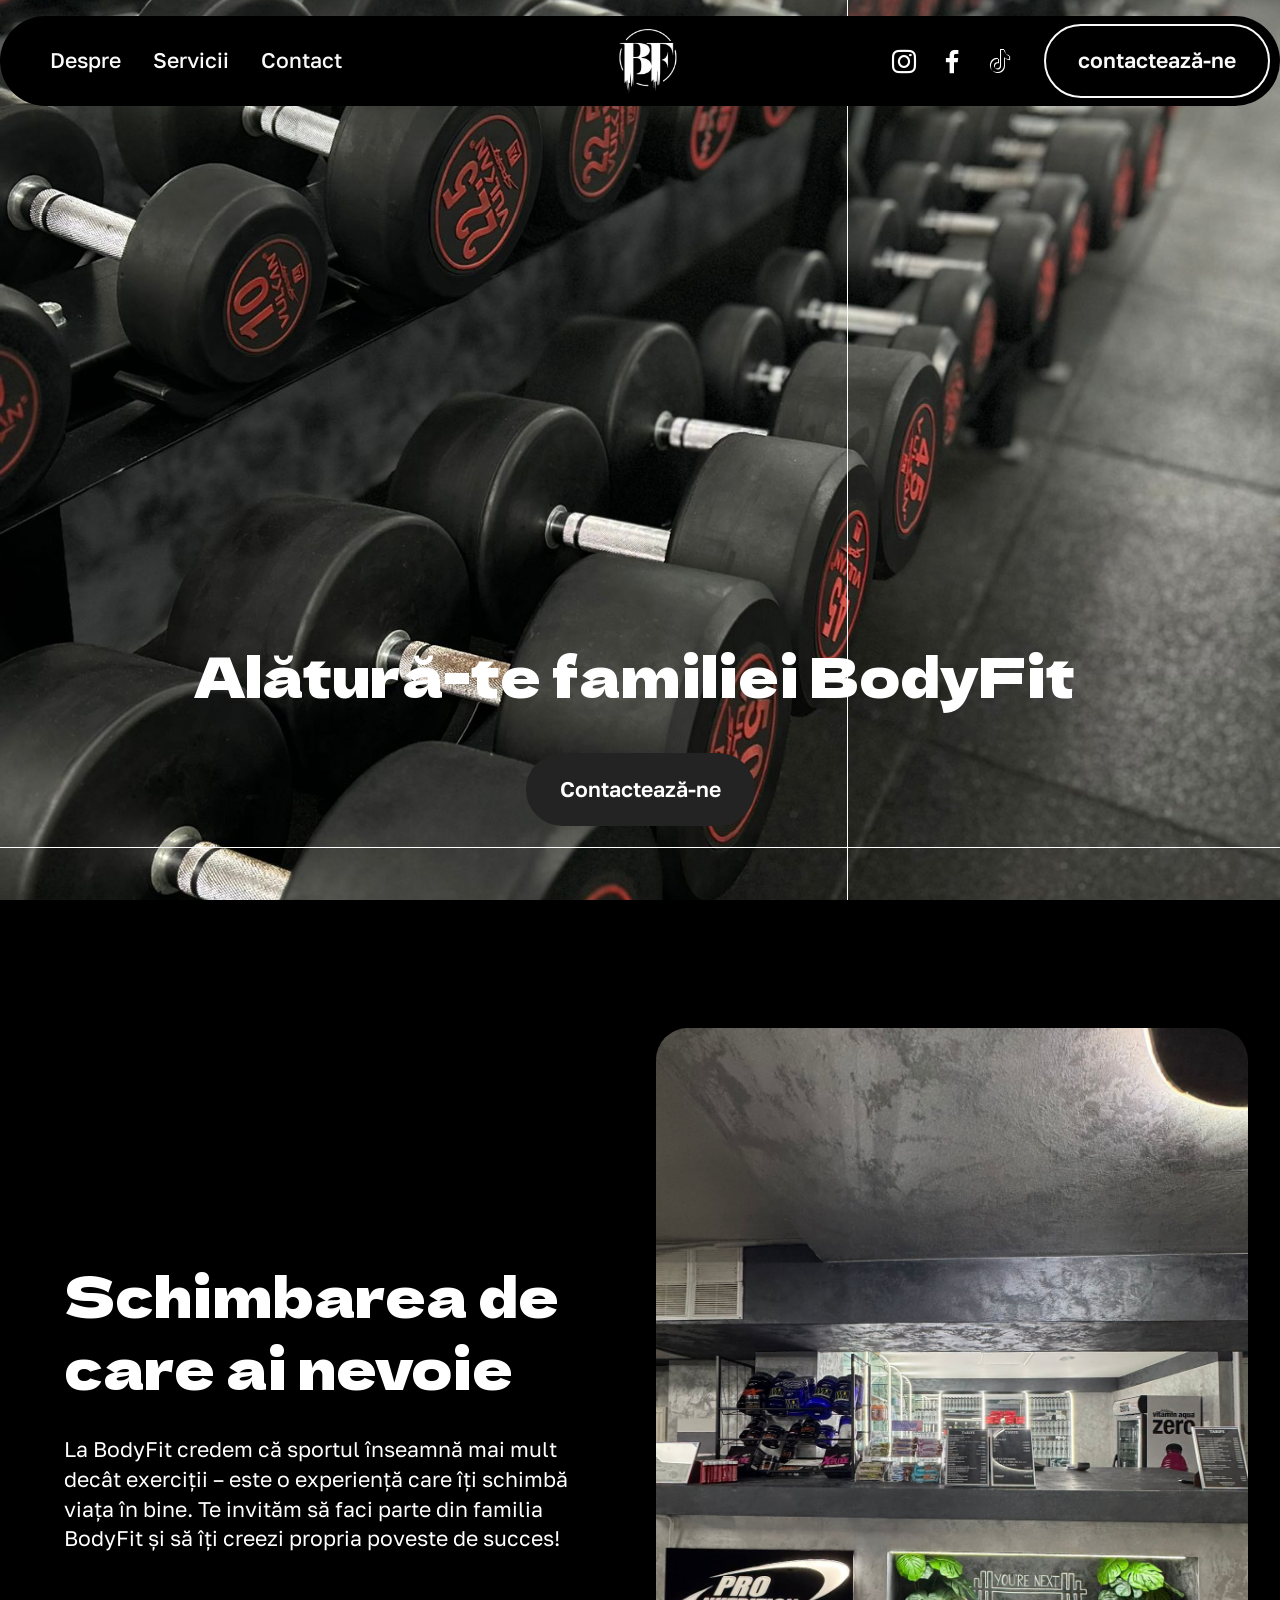
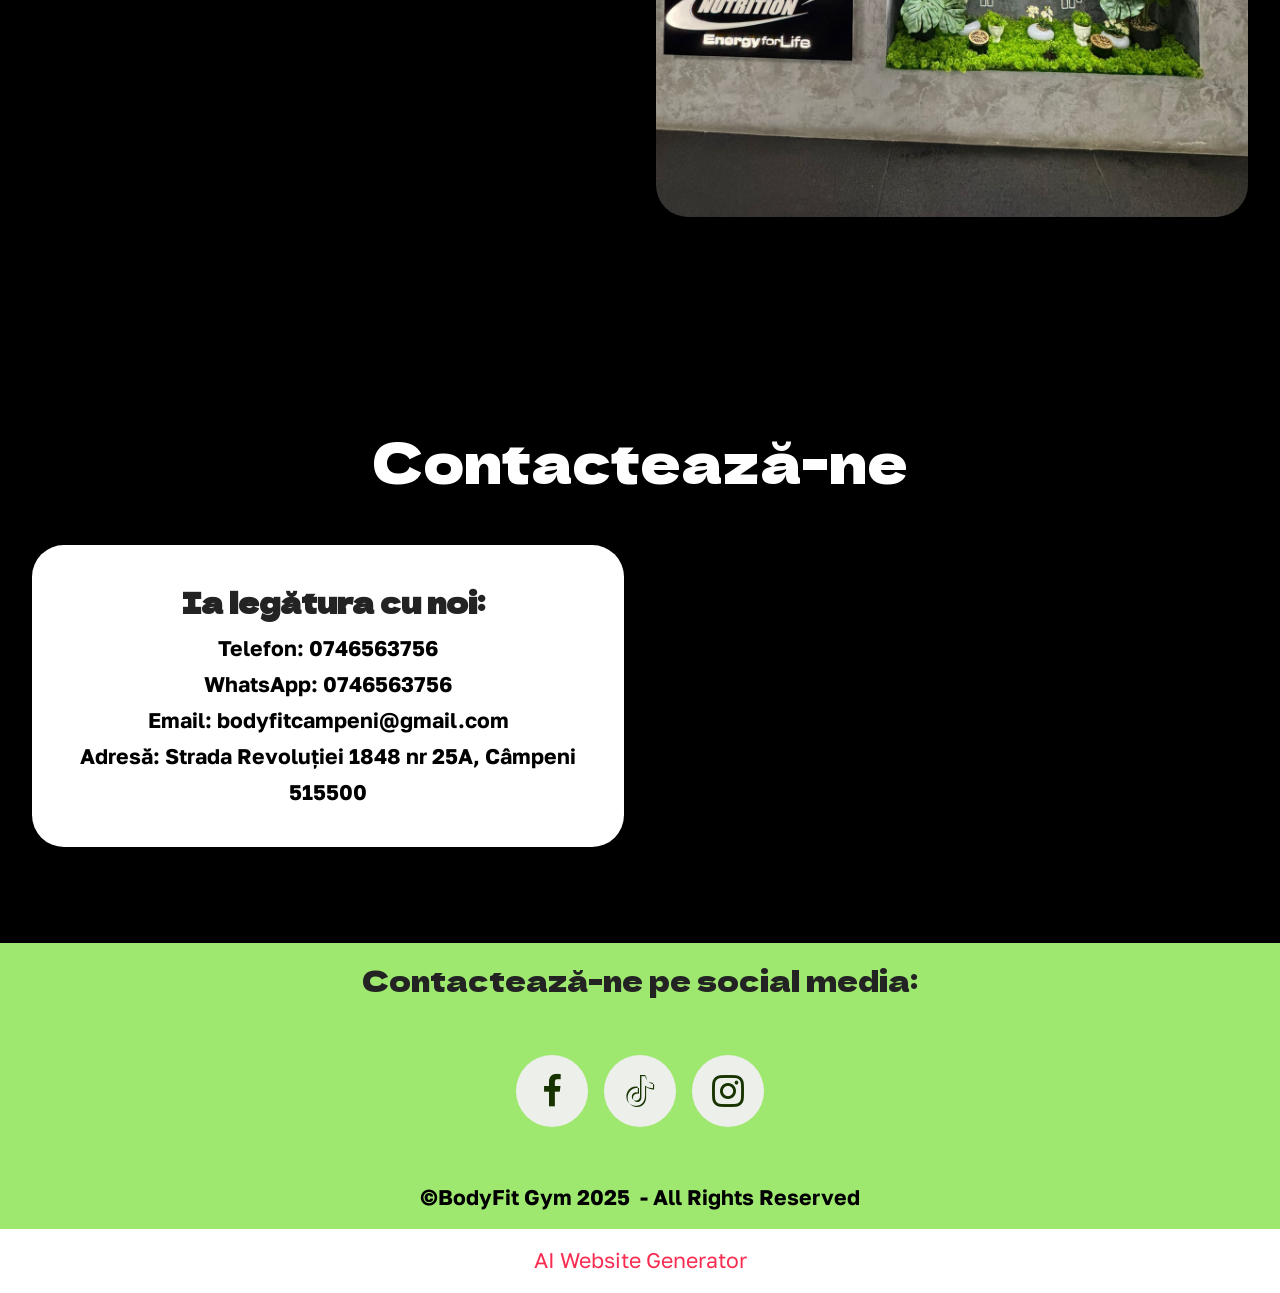
<file: page2.html>
<!DOCTYPE html>
<html  >
<head>
  <!-- Site made with Mobirise Website Builder v6.1.4, https://mobirise.com -->
  <meta charset="UTF-8">
  <meta http-equiv="X-UA-Compatible" content="IE=edge">
  <meta name="generator" content="Mobirise v6.1.4, mobirise.com">
  <meta name="viewport" content="width=device-width, initial-scale=1, minimum-scale=1">
  <link rel="shortcut icon" href="assets/images/colored-logo-2.png" type="image/x-icon">
  <meta name="description" content="">
  
  
  <title>contact</title>
  <link rel="stylesheet" href="assets/web/assets/mobirise-icons2/mobirise2.css">
  <link rel="stylesheet" href="assets/bootstrap/css/bootstrap.min.css">
  <link rel="stylesheet" href="assets/parallax/jarallax.css">
  <link rel="stylesheet" href="assets/dropdown/css/style.css">
  <link rel="stylesheet" href="assets/socicon/css/styles.css">
  <link rel="stylesheet" href="assets/theme/css/style.css">
  <link rel="preload" href="https://fonts.googleapis.com/css?family=Dela+Gothic+One:400&display=swap" as="style" onload="this.onload=null;this.rel='stylesheet'">
  <noscript><link rel="stylesheet" href="https://fonts.googleapis.com/css?family=Dela+Gothic+One:400&display=swap"></noscript>
  <link rel="preload" href="https://fonts.googleapis.com/css?family=Golos+Text:400,500,600,700,800,900&display=swap" as="style" onload="this.onload=null;this.rel='stylesheet'">
  <noscript><link rel="stylesheet" href="https://fonts.googleapis.com/css?family=Golos+Text:400,500,600,700,800,900&display=swap"></noscript>
  <link rel="preload" as="style" href="assets/mobirise/css/mbr-additional.css?v=coXxOg"><link rel="stylesheet" href="assets/mobirise/css/mbr-additional.css?v=coXxOg" type="text/css">

  
  
  
</head>
<body>
  
  <section data-bs-version="5.1" class="menu menu4 cid-uWwhQWvqsB" once="menu" id="menu04-h">
	

	<nav class="navbar navbar-dropdown navbar-fixed-top navbar-expand-lg">
		<div class="container">
			<div class="navbar-brand">
				<span class="navbar-logo">
					<a href="index.html#header17-0">
						<img src="assets/images/colored-logo-2.png" alt="Mobirise Website Builder" style="height: 4rem;">
					</a>
				</span>
				
			</div>
			<button class="navbar-toggler" type="button" data-toggle="collapse" data-bs-toggle="collapse" data-target="#navbarSupportedContent" data-bs-target="#navbarSupportedContent" aria-controls="navbarNavAltMarkup" aria-expanded="false" aria-label="Toggle navigation">
				<div class="hamburger">
					<span></span>
					<span></span>
					<span></span>
					<span></span>
				</div>
			</button>
			<div class="collapse navbar-collapse" id="navbarSupportedContent">
				<ul class="navbar-nav nav-dropdown" data-app-modern-menu="true"><li class="nav-item">
						<a class="nav-link link text-white text-primary display-4" href="index.html#header17-0">Despre</a>
					</li>
					<li class="nav-item">
						<a class="nav-link link show text-white text-primary display-4" href="page1.html#header17-1" aria-expanded="false">Servicii</a>
					</li>
					<li class="nav-item">
						<a class="nav-link link text-white text-primary display-4" href="page2.html#header17-c">Contact</a>
					</li></ul>
				<div class="icons-menu">
					<a class="iconfont-wrapper" href="https://www.instagram.com/bodyfitcampeni/">
						<span class="p-2 mbr-iconfont socicon-instagram socicon"></span>
					</a>
					<a class="iconfont-wrapper" href="https://www.tiktok.com/@bodyfitcampeni">
						<span class="p-2 mbr-iconfont socicon-facebook socicon"></span>
					</a>
					<a class="iconfont-wrapper" href="https://www.facebook.com/people/BodyFit/61553692670336/?ref=_xav_ig_profile_page_web#">
						<span class="p-2 mbr-iconfont socicon-tiktok socicon"></span>
					</a>
					
				</div>
				<div class="navbar-buttons mbr-section-btn"><a class="btn btn-white-outline display-4" href="page2.html#contacts02-6">contactează-ne</a></div>
			</div>
		</div>
	</nav>
</section>

<section data-bs-version="5.1" class="header16 cid-uWvYkosiQ0 mbr-fullscreen mbr-parallax-background" id="header17-c">
  
  
  <div class="container-fluid">
    <div class="row">
      <div class="content-wrap col-12 col-md-12">
        <h1 class="mbr-section-title mbr-fonts-style mbr-white mb-4 display-2">Alătură-te familiei BodyFit<strong>&nbsp;</strong></h1>
        
        
        <div class="mbr-section-btn"><a class="btn btn-black display-7" href="page2.html#contacts02-6">Contactează-ne</a></div>
      </div>
    </div>
  </div>
</section>

<section data-bs-version="5.1" class="start article4 cid-uWS2OTVNYV" id="article04-12">
	

	
	

	<div class="container">
		<div class="row justify-content-center">
			<div class="col-12 col-md-12 col-lg-6 image-wrapper">
				<img class="w-100" src="assets/images/sala204-1256x1675.jpg" alt="Mobirise Website Builder">
			</div>
			<div class="col-12 col-md-12 col-lg">
				<div class="text-wrapper align-left">
					<h1 class="mbr-section-title mbr-fonts-style mb-4 display-2">Schimbarea de care ai nevoie</h1>
					<p class="mbr-text mbr-fonts-style mb-4 display-7">La BodyFit credem că sportul înseamnă mai mult decât exerciții – este o experiență care îți schimbă viața în bine. Te invităm să faci parte din familia BodyFit și să îți creezi propria poveste de succes!</p><p></p>
					
				</div>
			</div>
		</div>
	</div>
</section>

<section data-bs-version="5.1" class="contacts02 map1 cid-uWvQhsuVu9" id="contacts02-6">

    

    
    <div class="container">
        <div class="row justify-content-center">
            <div class="col-12 content-head">
                <div class="mbr-section-head mb-5">
                    <h3 class="mbr-section-title mbr-fonts-style align-center mb-0 display-2">
                        Contactează-ne</h3>
                    
                </div>
            </div>
        </div>
        <div class="row justify-content-center">
            <div class="card col-12 col-md-12 col-lg-6">
                <div class="card-wrapper">
                    <div class="text-wrapper">
                        <h5 class="cardTitle mbr-fonts-style mb-2 display-5"><strong>&nbsp; &nbsp; &nbsp; &nbsp; &nbsp; &nbsp; &nbsp; &nbsp; &nbsp; &nbsp;Ia legătura cu noi:</strong></h5>
                        <ul class="list mbr-fonts-style display-7">
                            <li class="mbr-text item-wrap"><strong>Telefon: 0746563756</strong></li>
                            <li class="mbr-text item-wrap"><strong>WhatsApp: 0746563756</strong></li>
                            <li class="mbr-text item-wrap"><strong>Email: bodyfitcampeni@gmail.com</strong></li>
                            <li class="mbr-text item-wrap"><strong>Adresă: Strada Revoluției 1848 nr 25A, Câmpeni 515500</strong></li>
                        </ul>
                    </div>
                </div>
            </div>
            <div class="map-wrapper col-md-12 col-lg-6">
                <div class="google-map"><iframe frameborder="0" style="border:0" src="https://www.google.com/maps/embed?pb=!1m18!1m12!1m3!1d2753.2943408435112!2d23.052391399999998!3d46.36354789999999!2m3!1f0!2f0!3f0!3m2!1i1024!2i768!4f13.1!3m3!1m2!1s0x47492d84dff2567f%3A0xe108d53310c5539b!2sBodyFit%20C%C3%A2mpeni!5e0!3m2!1sro!2sro!4v1757613565836!5m2!1sro!2sro" allowfullscreen=""></iframe></div>
            </div>
        </div>
    </div>
</section>

<section data-bs-version="5.1" class="footer3 cid-uWBFawNd1T" once="footers" id="footer03-y">

        

    

    <div class="container">
        <div class="row">
            <div class="row-links">
                <ul class="header-menu">
                  
                  
                  
                  
                <li class="header-menu-item mbr-fonts-style display-5">Contactează-ne pe social media:</li></ul>
              </div>

            <div class="col-12 mt-4">
                <div class="social-row">
                    <div class="soc-item">
                        <a href="https://www.facebook.com/people/BodyFit/61553692670336/?ref=_xav_ig_profile_page_web#" target="_blank">
                            <span class="mbr-iconfont display-7 socicon-facebook socicon"></span>
                        </a>
                    </div>
                    <div class="soc-item">
                        <a href="https://www.tiktok.com/@bodyfitcampeni" target="_blank">
                            <span class="mbr-iconfont socicon-tiktok socicon"></span>
                        </a>
                    </div>
                    <div class="soc-item">
                        <a href="https://www.instagram.com/bodyfitcampeni/" target="_blank">
                            <span class="mbr-iconfont socicon-instagram socicon"></span>
                        </a>
                    </div>
                    
                    
                </div>
            </div>
            <div class="col-12 mt-5">
                <p class="mbr-fonts-style copyright display-7"><strong>
                    ©BodyFit Gym 2025&nbsp; - All Rights Reserved
                </strong></p>
            </div>
        </div>
    </div>
</section><section class="display-7" style="padding: 0;align-items: center;justify-content: center;flex-wrap: wrap;    align-content: center;display: flex;position: relative;height: 4rem;"><a href="https://mobiri.se/3701371" style="flex: 1 1;height: 4rem;position: absolute;width: 100%;z-index: 1;"><img alt="" style="height: 4rem;" src="[data-uri]"></a><p style="margin: 0;text-align: center;" class="display-7">&#8204;</p><a style="z-index:1" href="https://mobirise.com/builder/ai-website-generator.html">AI Website Generator</a></section><script src="assets/bootstrap/js/bootstrap.bundle.min.js"></script>  <script src="assets/parallax/jarallax.js"></script>  <script src="assets/smoothscroll/smooth-scroll.js"></script>  <script src="assets/ytplayer/index.js"></script>  <script src="assets/dropdown/js/navbar-dropdown.js"></script>  <script src="assets/theme/js/script.js"></script>  
  
  
</body>
</html>
</file>
<file: assets/web/assets/mobirise-icons2/mobirise2.css>
@font-face {
  font-family: 'Moririse2';
  font-display: swap;
  src:  url('mobirise2.eot?f2bix4');
  src:  url('mobirise2.eot?f2bix4#iefix') format('embedded-opentype'),
    url('mobirise2.ttf?f2bix4') format('truetype'),
    url('mobirise2.woff?f2bix4') format('woff'),
    url('mobirise2.svg?f2bix4#mobirise2') format('svg');
  font-weight: normal;
  font-style: normal;
}

[class^="mobi-"], [class*=" mobi-"] {
  /* use !important to prevent issues with browser extensions that change fonts */
  font-family: 'Moririse2' !important;
  speak: none;
  font-style: normal;
  font-weight: normal;
  font-variant: normal;
  text-transform: none;
  line-height: 1;

  /* Better Font Rendering =========== */
  -webkit-font-smoothing: antialiased;
  -moz-osx-font-smoothing: grayscale;
}

.mobi-mbri-add-submenu:before {
  content: "\e900";
}
.mobi-mbri-alert:before {
  content: "\e901";
}
.mobi-mbri-align-center:before {
  content: "\e902";
}
.mobi-mbri-align-justify:before {
  content: "\e903";
}
.mobi-mbri-align-left:before {
  content: "\e904";
}
.mobi-mbri-align-right:before {
  content: "\e905";
}
.mobi-mbri-android:before {
  content: "\e906";
}
.mobi-mbri-apple:before {
  content: "\e907";
}
.mobi-mbri-arrow-down:before {
  content: "\e908";
}
.mobi-mbri-arrow-next:before {
  content: "\e909";
}
.mobi-mbri-arrow-prev:before {
  content: "\e90a";
}
.mobi-mbri-arrow-up:before {
  content: "\e90b";
}
.mobi-mbri-bold:before {
  content: "\e90c";
}
.mobi-mbri-bookmark:before {
  content: "\e90d";
}
.mobi-mbri-bootstrap:before {
  content: "\e90e";
}
.mobi-mbri-briefcase:before {
  content: "\e90f";
}
.mobi-mbri-browse:before {
  content: "\e910";
}
.mobi-mbri-bulleted-list:before {
  content: "\e911";
}
.mobi-mbri-calendar:before {
  content: "\e912";
}
.mobi-mbri-camera:before {
  content: "\e913";
}
.mobi-mbri-cart-add:before {
  content: "\e914";
}
.mobi-mbri-cart-full:before {
  content: "\e915";
}
.mobi-mbri-cash:before {
  content: "\e916";
}
.mobi-mbri-change-style:before {
  content: "\e917";
}
.mobi-mbri-chat:before {
  content: "\e918";
}
.mobi-mbri-clock:before {
  content: "\e919";
}
.mobi-mbri-close:before {
  content: "\e91a";
}
.mobi-mbri-cloud:before {
  content: "\e91b";
}
.mobi-mbri-code:before {
  content: "\e91c";
}
.mobi-mbri-contact-form:before {
  content: "\e91d";
}
.mobi-mbri-credit-card:before {
  content: "\e91e";
}
.mobi-mbri-cursor-click:before {
  content: "\e91f";
}
.mobi-mbri-cust-feedback:before {
  content: "\e920";
}
.mobi-mbri-database:before {
  content: "\e921";
}
.mobi-mbri-delivery:before {
  content: "\e922";
}
.mobi-mbri-desktop:before {
  content: "\e923";
}
.mobi-mbri-devices:before {
  content: "\e924";
}
.mobi-mbri-down:before {
  content: "\e925";
}
.mobi-mbri-download-2:before {
  content: "\e926";
}
.mobi-mbri-download:before {
  content: "\e927";
}
.mobi-mbri-drag-n-drop-2:before {
  content: "\e928";
}
.mobi-mbri-drag-n-drop:before {
  content: "\e929";
}
.mobi-mbri-edit-2:before {
  content: "\e92a";
}
.mobi-mbri-edit:before {
  content: "\e92b";
}
.mobi-mbri-error:before {
  content: "\e92c";
}
.mobi-mbri-extension:before {
  content: "\e92d";
}
.mobi-mbri-features:before {
  content: "\e92e";
}
.mobi-mbri-file:before {
  content: "\e92f";
}
.mobi-mbri-flag:before {
  content: "\e930";
}
.mobi-mbri-folder:before {
  content: "\e931";
}
.mobi-mbri-gift:before {
  content: "\e932";
}
.mobi-mbri-github:before {
  content: "\e933";
}
.mobi-mbri-globe-2:before {
  content: "\e934";
}
.mobi-mbri-globe:before {
  content: "\e935";
}
.mobi-mbri-growing-chart:before {
  content: "\e936";
}
.mobi-mbri-hearth:before {
  content: "\e937";
}
.mobi-mbri-help:before {
  content: "\e938";
}
.mobi-mbri-home:before {
  content: "\e939";
}
.mobi-mbri-hot-cup:before {
  content: "\e93a";
}
.mobi-mbri-idea:before {
  content: "\e93b";
}
.mobi-mbri-image-gallery:before {
  content: "\e93c";
}
.mobi-mbri-image-slider:before {
  content: "\e93d";
}
.mobi-mbri-info:before {
  content: "\e93e";
}
.mobi-mbri-italic:before {
  content: "\e93f";
}
.mobi-mbri-key:before {
  content: "\e940";
}
.mobi-mbri-laptop:before {
  content: "\e941";
}
.mobi-mbri-layers:before {
  content: "\e942";
}
.mobi-mbri-left-right:before {
  content: "\e943";
}
.mobi-mbri-left:before {
  content: "\e944";
}
.mobi-mbri-letter:before {
  content: "\e945";
}
.mobi-mbri-like:before {
  content: "\e946";
}
.mobi-mbri-link:before {
  content: "\e947";
}
.mobi-mbri-lock:before {
  content: "\e948";
}
.mobi-mbri-login:before {
  content: "\e949";
}
.mobi-mbri-logout:before {
  content: "\e94a";
}
.mobi-mbri-magic-stick:before {
  content: "\e94b";
}
.mobi-mbri-map-pin:before {
  content: "\e94c";
}
.mobi-mbri-menu:before {
  content: "\e94d";
}
.mobi-mbri-mobile-2:before {
  content: "\e94e";
}
.mobi-mbri-mobile-horizontal:before {
  content: "\e94f";
}
.mobi-mbri-mobile:before {
  content: "\e950";
}
.mobi-mbri-mobirise:before {
  content: "\e951";
}
.mobi-mbri-more-horizontal:before {
  content: "\e952";
}
.mobi-mbri-more-vertical:before {
  content: "\e953";
}
.mobi-mbri-music:before {
  content: "\e954";
}
.mobi-mbri-new-file:before {
  content: "\e955";
}
.mobi-mbri-numbered-list:before {
  content: "\e956";
}
.mobi-mbri-opened-folder:before {
  content: "\e957";
}
.mobi-mbri-pages:before {
  content: "\e958";
}
.mobi-mbri-paper-plane:before {
  content: "\e959";
}
.mobi-mbri-paperclip:before {
  content: "\e95a";
}
.mobi-mbri-phone:before {
  content: "\e95b";
}
.mobi-mbri-photo:before {
  content: "\e95c";
}
.mobi-mbri-photos:before {
  content: "\e95d";
}
.mobi-mbri-pin:before {
  content: "\e95e";
}
.mobi-mbri-play:before {
  content: "\e95f";
}
.mobi-mbri-plus:before {
  content: "\e960";
}
.mobi-mbri-preview:before {
  content: "\e961";
}
.mobi-mbri-print:before {
  content: "\e962";
}
.mobi-mbri-protect:before {
  content: "\e963";
}
.mobi-mbri-question:before {
  content: "\e964";
}
.mobi-mbri-quote-left:before {
  content: "\e965";
}
.mobi-mbri-quote-right:before {
  content: "\e966";
}
.mobi-mbri-redo:before {
  content: "\e967";
}
.mobi-mbri-refresh:before {
  content: "\e968";
}
.mobi-mbri-responsive-2:before {
  content: "\e969";
}
.mobi-mbri-responsive:before {
  content: "\e96a";
}
.mobi-mbri-right:before {
  content: "\e96b";
}
.mobi-mbri-rocket:before {
  content: "\e96c";
}
.mobi-mbri-sad-face:before {
  content: "\e96d";
}
.mobi-mbri-sale:before {
  content: "\e96e";
}
.mobi-mbri-save:before {
  content: "\e96f";
}
.mobi-mbri-search:before {
  content: "\e970";
}
.mobi-mbri-setting-2:before {
  content: "\e971";
}
.mobi-mbri-setting-3:before {
  content: "\e972";
}
.mobi-mbri-setting:before {
  content: "\e973";
}
.mobi-mbri-share:before {
  content: "\e974";
}
.mobi-mbri-shopping-bag:before {
  content: "\e975";
}
.mobi-mbri-shopping-basket:before {
  content: "\e976";
}
.mobi-mbri-shopping-cart:before {
  content: "\e977";
}
.mobi-mbri-sites:before {
  content: "\e978";
}
.mobi-mbri-smile-face:before {
  content: "\e979";
}
.mobi-mbri-speed:before {
  content: "\e97a";
}
.mobi-mbri-star:before {
  content: "\e97b";
}
.mobi-mbri-success:before {
  content: "\e97c";
}
.mobi-mbri-sun:before {
  content: "\e97d";
}
.mobi-mbri-sun2:before {
  content: "\e97e";
}
.mobi-mbri-tablet-vertical:before {
  content: "\e97f";
}
.mobi-mbri-tablet:before {
  content: "\e980";
}
.mobi-mbri-target:before {
  content: "\e981";
}
.mobi-mbri-timer:before {
  content: "\e982";
}
.mobi-mbri-to-ftp:before {
  content: "\e983";
}
.mobi-mbri-to-local-drive:before {
  content: "\e984";
}
.mobi-mbri-touch-swipe:before {
  content: "\e985";
}
.mobi-mbri-touch:before {
  content: "\e986";
}
.mobi-mbri-trash:before {
  content: "\e987";
}
.mobi-mbri-underline:before {
  content: "\e988";
}
.mobi-mbri-undo:before {
  content: "\e989";
}
.mobi-mbri-unlink:before {
  content: "\e98a";
}
.mobi-mbri-unlock:before {
  content: "\e98b";
}
.mobi-mbri-up-down:before {
  content: "\e98c";
}
.mobi-mbri-up:before {
  content: "\e98d";
}
.mobi-mbri-update:before {
  content: "\e98e";
}
.mobi-mbri-upload-2:before {
  content: "\e98f";
}
.mobi-mbri-upload:before {
  content: "\e990";
}
.mobi-mbri-user-2:before {
  content: "\e991";
}
.mobi-mbri-user:before {
  content: "\e992";
}
.mobi-mbri-users:before {
  content: "\e993";
}
.mobi-mbri-video-play:before {
  content: "\e994";
}
.mobi-mbri-video:before {
  content: "\e995";
}
.mobi-mbri-watch:before {
  content: "\e996";
}
.mobi-mbri-website-theme-2:before {
  content: "\e997";
}
.mobi-mbri-website-theme:before {
  content: "\e998";
}
.mobi-mbri-wifi:before {
  content: "\e999";
}
.mobi-mbri-windows:before {
  content: "\e99a";
}
.mobi-mbri-zoom-in:before {
  content: "\e99b";
}
.mobi-mbri-zoom-out:before {
  content: "\e99c";
}
</file>
<file: assets/parallax/jarallax.css>
.jarallax {
    position: relative;
    z-index: 0;
}
.jarallax > .jarallax-img {
    position: absolute;
    object-fit: cover;
    /* support for plugin https://github.com/bfred-it/object-fit-images */
    font-family: 'object-fit: cover;';
    top: 0;
    left: 0;
    width: 100%;
    height: 100%;
    z-index: -1;
}
</file>
<file: assets/dropdown/css/style.css>
.navbar-dropdown {
  left: 0;
  padding: 0;
  position: absolute;
  right: 0;
  top: 0;
  transition: all 0.45s ease;
  z-index: 1030;
  background: #282828; }
  .navbar-dropdown .navbar-logo {
    margin-right: 0.8rem;
    transition: margin 0.3s ease-in-out;
    vertical-align: middle; }
    .navbar-dropdown .navbar-logo img {
      height: 3.125rem;
      transition: all 0.3s ease-in-out; }
    .navbar-dropdown .navbar-logo.mbr-iconfont {
      font-size: 3.125rem;
      line-height: 3.125rem; }
  .navbar-dropdown .navbar-caption {
    font-weight: 700;
    white-space: normal;
    vertical-align: -4px;
    line-height: 3.125rem !important; }
    .navbar-dropdown .navbar-caption, .navbar-dropdown .navbar-caption:hover {
      color: inherit;
      text-decoration: none; }
  .navbar-dropdown .mbr-iconfont + .navbar-caption {
    vertical-align: -1px; }
  .navbar-dropdown.navbar-fixed-top {
    position: fixed; }
  .navbar-dropdown .navbar-brand span {
    vertical-align: -4px; }
  .navbar-dropdown.bg-color.transparent {
    background: none; }
  .navbar-dropdown.navbar-short .navbar-brand {
    padding: 0.625rem 0; }
    .navbar-dropdown.navbar-short .navbar-brand span {
      vertical-align: -1px; }
  .navbar-dropdown.navbar-short .navbar-caption {
    line-height: 2.375rem !important;
    vertical-align: -2px; }
  .navbar-dropdown.navbar-short .navbar-logo {
    margin-right: 0.5rem; }
    .navbar-dropdown.navbar-short .navbar-logo img {
      height: 2.375rem; }
    .navbar-dropdown.navbar-short .navbar-logo.mbr-iconfont {
      font-size: 2.375rem;
      line-height: 2.375rem; }
  .navbar-dropdown.navbar-short .mbr-table-cell {
    height: 3.625rem; }
  .navbar-dropdown .navbar-close {
    left: 0.6875rem;
    position: fixed;
    top: 0.75rem;
    z-index: 1000; }
  .navbar-dropdown .hamburger-icon {
    content: "";
    display: inline-block;
    vertical-align: middle;
    width: 16px;
    -webkit-box-shadow: 0 -6px 0 1px #282828,0 0 0 1px #282828,0 6px 0 1px #282828;
    -moz-box-shadow: 0 -6px 0 1px #282828,0 0 0 1px #282828,0 6px 0 1px #282828;
    box-shadow: 0 -6px 0 1px #282828,0 0 0 1px #282828,0 6px 0 1px #282828; }

.dropdown-menu .dropdown-toggle[data-toggle="dropdown-submenu"]::after {
  border-bottom: 0.35em solid transparent;
  border-left: 0.35em solid;
  border-right: 0;
  border-top: 0.35em solid transparent;
  margin-left: 0.3rem; }

.dropdown-menu .dropdown-item:focus {
  outline: 0; }

.nav-dropdown {
  font-size: 0.75rem;
  font-weight: 500;
  height: auto !important; }
  .nav-dropdown .nav-btn {
    padding-left: 1rem; }
  .nav-dropdown .link {
    margin: .667em 1.667em;
    font-weight: 500;
    padding: 0;
    transition: color .2s ease-in-out; }
    .nav-dropdown .link.dropdown-toggle {
      margin-right: 2.583em; }
      .nav-dropdown .link.dropdown-toggle::after {
        margin-left: .25rem;
        border-top: 0.35em solid;
        border-right: 0.35em solid transparent;
        border-left: 0.35em solid transparent;
        border-bottom: 0; }
      .nav-dropdown .link.dropdown-toggle[aria-expanded="true"] {
        margin: 0;
        padding: 0.667em 3.263em  0.667em 1.667em; }
  .nav-dropdown .link::after,
  .nav-dropdown .dropdown-item::after {
    color: inherit; }
  .nav-dropdown .btn {
    font-size: 0.75rem;
    font-weight: 700;
    letter-spacing: 0;
    margin-bottom: 0;
    padding-left: 1.25rem;
    padding-right: 1.25rem; }
  .nav-dropdown .dropdown-menu {
    border-radius: 0;
    border: 0;
    left: 0;
    margin: 0;
    padding-bottom: 1.25rem;
    padding-top: 1.25rem;
    position: relative; }
  .nav-dropdown .dropdown-submenu {
    margin-left: 0.125rem;
    top: 0; }
  .nav-dropdown .dropdown-item {
    font-weight: 500;
    line-height: 2;
    padding: 0.3846em 4.615em 0.3846em 1.5385em;
    position: relative;
    transition: color .2s ease-in-out, background-color .2s ease-in-out; }
    .nav-dropdown .dropdown-item::after {
      margin-top: -0.3077em;
      position: absolute;
      right: 1.1538em;
      top: 50%; }
    .nav-dropdown .dropdown-item:focus, .nav-dropdown .dropdown-item:hover {
      background: none; }

@media (max-width: 767px) {
  .nav-dropdown.navbar-toggleable-sm {
    bottom: 0;
    display: none;
    left: 0;
    overflow-x: hidden;
    position: fixed;
    top: 0;
    transform: translateX(-100%);
    -ms-transform: translateX(-100%);
    -webkit-transform: translateX(-100%);
    width: 18.75rem;
    z-index: 999; } }
.nav-dropdown.navbar-toggleable-xl {
  bottom: 0;
  display: none;
  left: 0;
  overflow-x: hidden;
  position: fixed;
  top: 0;
  transform: translateX(-100%);
  -ms-transform: translateX(-100%);
  -webkit-transform: translateX(-100%);
  width: 18.75rem;
  z-index: 999; }

.nav-dropdown-sm {
  display: block !important;
  overflow-x: hidden;
  overflow: auto;
  padding-top: 3.875rem; }
  .nav-dropdown-sm::after {
    content: "";
    display: block;
    height: 3rem;
    width: 100%; }
  .nav-dropdown-sm.collapse.in ~ .navbar-close {
    display: block !important; }
  .nav-dropdown-sm.collapsing, .nav-dropdown-sm.collapse.in {
    transform: translateX(0);
    -ms-transform: translateX(0);
    -webkit-transform: translateX(0);
    transition: all 0.25s ease-out;
    -webkit-transition: all 0.25s ease-out;
    background: #282828; }
  .nav-dropdown-sm.collapsing[aria-expanded="false"] {
    transform: translateX(-100%);
    -ms-transform: translateX(-100%);
    -webkit-transform: translateX(-100%); }
  .nav-dropdown-sm .nav-item {
    display: block;
    margin-left: 0 !important;
    padding-left: 0; }
  .nav-dropdown-sm .link,
  .nav-dropdown-sm .dropdown-item {
    border-top: 1px dotted rgba(255, 255, 255, 0.1);
    font-size: 0.8125rem;
    line-height: 1.6;
    margin: 0 !important;
    padding: 0.875rem 2.4rem 0.875rem 1.5625rem !important;
    position: relative;
    white-space: normal; }
    .nav-dropdown-sm .link:focus, .nav-dropdown-sm .link:hover,
    .nav-dropdown-sm .dropdown-item:focus,
    .nav-dropdown-sm .dropdown-item:hover {
      background: rgba(0, 0, 0, 0.2) !important;
      color: #c0a375; }
  .nav-dropdown-sm .nav-btn {
    position: relative;
    padding: 1.5625rem 1.5625rem 0 1.5625rem; }
    .nav-dropdown-sm .nav-btn::before {
      border-top: 1px dotted rgba(255, 255, 255, 0.1);
      content: "";
      left: 0;
      position: absolute;
      top: 0;
      width: 100%; }
    .nav-dropdown-sm .nav-btn + .nav-btn {
      padding-top: 0.625rem; }
      .nav-dropdown-sm .nav-btn + .nav-btn::before {
        display: none; }
  .nav-dropdown-sm .btn {
    padding: 0.625rem 0; }
  .nav-dropdown-sm .dropdown-toggle[data-toggle="dropdown-submenu"]::after {
    margin-left: .25rem;
    border-top: 0.35em solid;
    border-right: 0.35em solid transparent;
    border-left: 0.35em solid transparent;
    border-bottom: 0; }
  .nav-dropdown-sm .dropdown-toggle[data-toggle="dropdown-submenu"][aria-expanded="true"]::after {
    border-top: 0;
    border-right: 0.35em solid transparent;
    border-left: 0.35em solid transparent;
    border-bottom: 0.35em solid; }
  .nav-dropdown-sm .dropdown-menu {
    margin: 0;
    padding: 0;
    position: relative;
    top: 0;
    left: 0;
    width: 100%;
    border: 0;
    float: none;
    border-radius: 0;
    background: none; }
  .nav-dropdown-sm .dropdown-submenu {
    left: 100%;
    margin-left: 0.125rem;
    margin-top: -1.25rem;
    top: 0; }

.navbar-toggleable-sm .nav-dropdown .dropdown-menu {
  position: absolute; }

.navbar-toggleable-sm .nav-dropdown .dropdown-submenu {
  left: 100%;
  margin-left: 0.125rem;
  margin-top: -1.25rem;
  top: 0; }

.navbar-toggleable-sm.opened .nav-dropdown .dropdown-menu {
  position: relative; }

.navbar-toggleable-sm.opened .nav-dropdown .dropdown-submenu {
  left: 0;
  margin-left: 00rem;
  margin-top: 0rem;
  top: 0; }

.is-builder .nav-dropdown.collapsing {
  transition: none !important; }
</file>
<file: assets/socicon/css/styles.css>
@charset "UTF-8";

@font-face {
  font-family: 'Socicon';
  src:  url('../fonts/socicon.eot');
  src:  url('../fonts/socicon.eot?#iefix') format('embedded-opentype'),
    url('../fonts/socicon.woff2') format('woff2'),
    url('../fonts/socicon.ttf') format('truetype'),
    url('../fonts/socicon.woff') format('woff'),
    url('../fonts/socicon.svg#socicon') format('svg');
  font-weight: normal;
  font-style: normal;
  font-display: swap;
}

[data-icon]:before {
  font-family: "socicon" !important;
  content: attr(data-icon);
  font-style: normal !important;
  font-weight: normal !important;
  font-variant: normal !important;
  text-transform: none !important;
  speak: none;
  line-height: 1;
  -webkit-font-smoothing: antialiased;
  -moz-osx-font-smoothing: grayscale;
}

[class^="socicon-"], [class*=" socicon-"] {
  /* use !important to prevent issues with browser extensions that change fonts */
  font-family: 'Socicon' !important;
  speak: none;
  font-style: normal;
  font-weight: normal;
  font-variant: normal;
  text-transform: none;
  line-height: 1;

  /* Better Font Rendering =========== */
  -webkit-font-smoothing: antialiased;
  -moz-osx-font-smoothing: grayscale;
}

.socicon-500px:before {
  content: "\e000";
}
.socicon-8tracks:before {
  content: "\e001";
}
.socicon-airbnb:before {
  content: "\e002";
}
.socicon-alliance:before {
  content: "\e003";
}
.socicon-amazon:before {
  content: "\e004";
}
.socicon-amplement:before {
  content: "\e005";
}
.socicon-android:before {
  content: "\e006";
}
.socicon-angellist:before {
  content: "\e007";
}
.socicon-apple:before {
  content: "\e008";
}
.socicon-appnet:before {
  content: "\e009";
}
.socicon-baidu:before {
  content: "\e00a";
}
.socicon-bandcamp:before {
  content: "\e00b";
}
.socicon-battlenet:before {
  content: "\e00c";
}
.socicon-mixer:before {
  content: "\e00d";
}
.socicon-bebee:before {
  content: "\e00e";
}
.socicon-bebo:before {
  content: "\e00f";
}
.socicon-behance:before {
  content: "\e010";
}
.socicon-blizzard:before {
  content: "\e011";
}
.socicon-blogger:before {
  content: "\e012";
}
.socicon-buffer:before {
  content: "\e013";
}
.socicon-chrome:before {
  content: "\e014";
}
.socicon-coderwall:before {
  content: "\e015";
}
.socicon-curse:before {
  content: "\e016";
}
.socicon-dailymotion:before {
  content: "\e017";
}
.socicon-deezer:before {
  content: "\e018";
}
.socicon-delicious:before {
  content: "\e019";
}
.socicon-deviantart:before {
  content: "\e01a";
}
.socicon-diablo:before {
  content: "\e01b";
}
.socicon-digg:before {
  content: "\e01c";
}
.socicon-discord:before {
  content: "\e01d";
}
.socicon-disqus:before {
  content: "\e01e";
}
.socicon-douban:before {
  content: "\e01f";
}
.socicon-draugiem:before {
  content: "\e020";
}
.socicon-dribbble:before {
  content: "\e021";
}
.socicon-drupal:before {
  content: "\e022";
}
.socicon-ebay:before {
  content: "\e023";
}
.socicon-ello:before {
  content: "\e024";
}
.socicon-endomodo:before {
  content: "\e025";
}
.socicon-envato:before {
  content: "\e026";
}
.socicon-etsy:before {
  content: "\e027";
}
.socicon-facebook:before {
  content: "\e028";
}
.socicon-feedburner:before {
  content: "\e029";
}
.socicon-filmweb:before {
  content: "\e02a";
}
.socicon-firefox:before {
  content: "\e02b";
}
.socicon-flattr:before {
  content: "\e02c";
}
.socicon-flickr:before {
  content: "\e02d";
}
.socicon-formulr:before {
  content: "\e02e";
}
.socicon-forrst:before {
  content: "\e02f";
}
.socicon-foursquare:before {
  content: "\e030";
}
.socicon-friendfeed:before {
  content: "\e031";
}
.socicon-github:before {
  content: "\e032";
}
.socicon-goodreads:before {
  content: "\e033";
}
.socicon-google:before {
  content: "\e034";
}
.socicon-googlescholar:before {
  content: "\e035";
}
.socicon-googlegroups:before {
  content: "\e036";
}
.socicon-googlephotos:before {
  content: "\e037";
}
.socicon-googleplus:before {
  content: "\e038";
}
.socicon-grooveshark:before {
  content: "\e039";
}
.socicon-hackerrank:before {
  content: "\e03a";
}
.socicon-hearthstone:before {
  content: "\e03b";
}
.socicon-hellocoton:before {
  content: "\e03c";
}
.socicon-heroes:before {
  content: "\e03d";
}
.socicon-smashcast:before {
  content: "\e03e";
}
.socicon-horde:before {
  content: "\e03f";
}
.socicon-houzz:before {
  content: "\e040";
}
.socicon-icq:before {
  content: "\e041";
}
.socicon-identica:before {
  content: "\e042";
}
.socicon-imdb:before {
  content: "\e043";
}
.socicon-instagram:before {
  content: "\e044";
}
.socicon-issuu:before {
  content: "\e045";
}
.socicon-istock:before {
  content: "\e046";
}
.socicon-itunes:before {
  content: "\e047";
}
.socicon-keybase:before {
  content: "\e048";
}
.socicon-lanyrd:before {
  content: "\e049";
}
.socicon-lastfm:before {
  content: "\e04a";
}
.socicon-line:before {
  content: "\e04b";
}
.socicon-linkedin:before {
  content: "\e04c";
}
.socicon-livejournal:before {
  content: "\e04d";
}
.socicon-lyft:before {
  content: "\e04e";
}
.socicon-macos:before {
  content: "\e04f";
}
.socicon-mail:before {
  content: "\e050";
}
.socicon-medium:before {
  content: "\e051";
}
.socicon-meetup:before {
  content: "\e052";
}
.socicon-mixcloud:before {
  content: "\e053";
}
.socicon-modelmayhem:before {
  content: "\e054";
}
.socicon-mumble:before {
  content: "\e055";
}
.socicon-myspace:before {
  content: "\e056";
}
.socicon-newsvine:before {
  content: "\e057";
}
.socicon-nintendo:before {
  content: "\e058";
}
.socicon-npm:before {
  content: "\e059";
}
.socicon-odnoklassniki:before {
  content: "\e05a";
}
.socicon-openid:before {
  content: "\e05b";
}
.socicon-opera:before {
  content: "\e05c";
}
.socicon-outlook:before {
  content: "\e05d";
}
.socicon-overwatch:before {
  content: "\e05e";
}
.socicon-patreon:before {
  content: "\e05f";
}
.socicon-paypal:before {
  content: "\e060";
}
.socicon-periscope:before {
  content: "\e061";
}
.socicon-persona:before {
  content: "\e062";
}
.socicon-pinterest:before {
  content: "\e063";
}
.socicon-play:before {
  content: "\e064";
}
.socicon-player:before {
  content: "\e065";
}
.socicon-playstation:before {
  content: "\e066";
}
.socicon-pocket:before {
  content: "\e067";
}
.socicon-qq:before {
  content: "\e068";
}
.socicon-quora:before {
  content: "\e069";
}
.socicon-raidcall:before {
  content: "\e06a";
}
.socicon-ravelry:before {
  content: "\e06b";
}
.socicon-reddit:before {
  content: "\e06c";
}
.socicon-renren:before {
  content: "\e06d";
}
.socicon-researchgate:before {
  content: "\e06e";
}
.socicon-residentadvisor:before {
  content: "\e06f";
}
.socicon-reverbnation:before {
  content: "\e070";
}
.socicon-rss:before {
  content: "\e071";
}
.socicon-sharethis:before {
  content: "\e072";
}
.socicon-skype:before {
  content: "\e073";
}
.socicon-slideshare:before {
  content: "\e074";
}
.socicon-smugmug:before {
  content: "\e075";
}
.socicon-snapchat:before {
  content: "\e076";
}
.socicon-songkick:before {
  content: "\e077";
}
.socicon-soundcloud:before {
  content: "\e078";
}
.socicon-spotify:before {
  content: "\e079";
}
.socicon-stackexchange:before {
  content: "\e07a";
}
.socicon-stackoverflow:before {
  content: "\e07b";
}
.socicon-starcraft:before {
  content: "\e07c";
}
.socicon-stayfriends:before {
  content: "\e07d";
}
.socicon-steam:before {
  content: "\e07e";
}
.socicon-storehouse:before {
  content: "\e07f";
}
.socicon-strava:before {
  content: "\e080";
}
.socicon-streamjar:before {
  content: "\e081";
}
.socicon-stumbleupon:before {
  content: "\e082";
}
.socicon-swarm:before {
  content: "\e083";
}
.socicon-teamspeak:before {
  content: "\e084";
}
.socicon-teamviewer:before {
  content: "\e085";
}
.socicon-technorati:before {
  content: "\e086";
}
.socicon-telegram:before {
  content: "\e087";
}
.socicon-tripadvisor:before {
  content: "\e088";
}
.socicon-tripit:before {
  content: "\e089";
}
.socicon-triplej:before {
  content: "\e08a";
}
.socicon-tumblr:before {
  content: "\e08b";
}
.socicon-twitch:before {
  content: "\e08c";
}
.socicon-twitter:before {
  content: "\e08d";
}
.socicon-uber:before {
  content: "\e08e";
}
.socicon-ventrilo:before {
  content: "\e08f";
}
.socicon-viadeo:before {
  content: "\e090";
}
.socicon-viber:before {
  content: "\e091";
}
.socicon-viewbug:before {
  content: "\e092";
}
.socicon-vimeo:before {
  content: "\e093";
}
.socicon-vine:before {
  content: "\e094";
}
.socicon-vkontakte:before {
  content: "\e095";
}
.socicon-warcraft:before {
  content: "\e096";
}
.socicon-wechat:before {
  content: "\e097";
}
.socicon-weibo:before {
  content: "\e098";
}
.socicon-whatsapp:before {
  content: "\e099";
}
.socicon-wikipedia:before {
  content: "\e09a";
}
.socicon-windows:before {
  content: "\e09b";
}
.socicon-wordpress:before {
  content: "\e09c";
}
.socicon-wykop:before {
  content: "\e09d";
}
.socicon-xbox:before {
  content: "\e09e";
}
.socicon-xing:before {
  content: "\e09f";
}
.socicon-yahoo:before {
  content: "\e0a0";
}
.socicon-yammer:before {
  content: "\e0a1";
}
.socicon-yandex:before {
  content: "\e0a2";
}
.socicon-yelp:before {
  content: "\e0a3";
}
.socicon-younow:before {
  content: "\e0a4";
}
.socicon-youtube:before {
  content: "\e0a5";
}
.socicon-zapier:before {
  content: "\e0a6";
}
.socicon-zerply:before {
  content: "\e0a7";
}
.socicon-zomato:before {
  content: "\e0a8";
}
.socicon-zynga:before {
  content: "\e0a9";
}
.socicon-bluesky:before {
  content: "\e0aa";
}
.socicon-threads:before {
  content: "\e0ab";
}
.socicon-spreadshirt:before {
  content: "\e901";
}
.socicon-gamejolt:before {
  content: "\e902";
}
.socicon-trello:before {
  content: "\e903";
}
.socicon-tunein:before {
  content: "\e904";
}
.socicon-bloglovin:before {
  content: "\e905";
}
.socicon-gamewisp:before {
  content: "\e906";
}
.socicon-messenger:before {
  content: "\e907";
}
.socicon-pandora:before {
  content: "\e908";
}
.socicon-augment:before {
  content: "\e909";
}
.socicon-bitbucket:before {
  content: "\e90a";
}
.socicon-fyuse:before {
  content: "\e90b";
}
.socicon-yt-gaming:before {
  content: "\e90c";
}
.socicon-sketchfab:before {
  content: "\e90d";
}
.socicon-mobcrush:before {
  content: "\e90e";
}
.socicon-microsoft:before {
  content: "\e90f";
}
.socicon-realtor:before {
  content: "\e910";
}
.socicon-tidal:before {
  content: "\e911";
}
.socicon-qobuz:before {
  content: "\e912";
}
.socicon-natgeo:before {
  content: "\e913";
}
.socicon-mastodon:before {
  content: "\e914";
}
.socicon-unsplash:before {
  content: "\e915";
}
.socicon-homeadvisor:before {
  content: "\e916";
}
.socicon-angieslist:before {
  content: "\e917";
}
.socicon-codepen:before {
  content: "\e918";
}
.socicon-slack:before {
  content: "\e919";
}
.socicon-openaigym:before {
  content: "\e91a";
}
.socicon-logmein:before {
  content: "\e91b";
}
.socicon-fiverr:before {
  content: "\e91c";
}
.socicon-gotomeeting:before {
  content: "\e91d";
}
.socicon-aliexpress:before {
  content: "\e91e";
}
.socicon-guru:before {
  content: "\e91f";
}
.socicon-appstore:before {
  content: "\e920";
}
.socicon-homes:before {
  content: "\e921";
}
.socicon-zoom:before {
  content: "\e922";
}
.socicon-alibaba:before {
  content: "\e923";
}
.socicon-craigslist:before {
  content: "\e924";
}
.socicon-wix:before {
  content: "\e925";
}
.socicon-redfin:before {
  content: "\e926";
}
.socicon-googlecalendar:before {
  content: "\e927";
}
.socicon-shopify:before {
  content: "\e928";
}
.socicon-freelancer:before {
  content: "\e929";
}
.socicon-seedrs:before {
  content: "\e92a";
}
.socicon-bing:before {
  content: "\e92b";
}
.socicon-doodle:before {
  content: "\e92c";
}
.socicon-bonanza:before {
  content: "\e92d";
}
.socicon-squarespace:before {
  content: "\e92e";
}
.socicon-toptal:before {
  content: "\e92f";
}
.socicon-gust:before {
  content: "\e930";
}
.socicon-ask:before {
  content: "\e931";
}
.socicon-trulia:before {
  content: "\e932";
}
.socicon-loomly:before {
  content: "\e933";
}
.socicon-ghost:before {
  content: "\e934";
}
.socicon-upwork:before {
  content: "\e935";
}
.socicon-fundable:before {
  content: "\e936";
}
.socicon-booking:before {
  content: "\e937";
}
.socicon-googlemaps:before {
  content: "\e938";
}
.socicon-zillow:before {
  content: "\e939";
}
.socicon-niconico:before {
  content: "\e93a";
}
.socicon-toneden:before {
  content: "\e93b";
}
.socicon-crunchbase:before {
  content: "\e93c";
}
.socicon-homefy:before {
  content: "\e93d";
}
.socicon-calendly:before {
  content: "\e93e";
}
.socicon-livemaster:before {
  content: "\e93f";
}
.socicon-udemy:before {
  content: "\e940";
}
.socicon-codered:before {
  content: "\e941";
}
.socicon-origin:before {
  content: "\e942";
}
.socicon-nextdoor:before {
  content: "\e943";
}
.socicon-portfolio:before {
  content: "\e944";
}
.socicon-instructables:before {
  content: "\e945";
}
.socicon-gitlab:before {
  content: "\e946";
}
.socicon-hackernews:before {
  content: "\e947";
}
.socicon-smashwords:before {
  content: "\e948";
}
.socicon-kobo:before {
  content: "\e949";
}
.socicon-bookbub:before {
  content: "\e94a";
}
.socicon-mailru:before {
  content: "\e94b";
}
.socicon-moddb:before {
  content: "\e94c";
}
.socicon-indiedb:before {
  content: "\e94d";
}
.socicon-traxsource:before {
  content: "\e94e";
}
.socicon-gamefor:before {
  content: "\e94f";
}
.socicon-pixiv:before {
  content: "\e950";
}
.socicon-myanimelist:before {
  content: "\e951";
}
.socicon-blackberry:before {
  content: "\e952";
}
.socicon-wickr:before {
  content: "\e953";
}
.socicon-spip:before {
  content: "\e954";
}
.socicon-napster:before {
  content: "\e955";
}
.socicon-beatport:before {
  content: "\e956";
}
.socicon-hackerone:before {
  content: "\e957";
}
.socicon-internet:before {
  content: "\e958";
}
.socicon-ubuntu:before {
  content: "\e959";
}
.socicon-artstation:before {
  content: "\e95a";
}
.socicon-invision:before {
  content: "\e95b";
}
.socicon-torial:before {
  content: "\e95c";
}
.socicon-collectorz:before {
  content: "\e95d";
}
.socicon-seenthis:before {
  content: "\e95e";
}
.socicon-googleplaymusic:before {
  content: "\e95f";
}
.socicon-debian:before {
  content: "\e960";
}
.socicon-filmfreeway:before {
  content: "\e961";
}
.socicon-gnome:before {
  content: "\e962";
}
.socicon-itchio:before {
  content: "\e963";
}
.socicon-jamendo:before {
  content: "\e964";
}
.socicon-mix:before {
  content: "\e965";
}
.socicon-sharepoint:before {
  content: "\e966";
}
.socicon-tinder:before {
  content: "\e967";
}
.socicon-windguru:before {
  content: "\e968";
}
.socicon-cdbaby:before {
  content: "\e969";
}
.socicon-elementaryos:before {
  content: "\e96a";
}
.socicon-stage32:before {
  content: "\e96b";
}
.socicon-tiktok:before {
  content: "\e96c";
}
.socicon-gitter:before {
  content: "\e96d";
}
.socicon-letterboxd:before {
  content: "\e96e";
}
.socicon-threema:before {
  content: "\e96f";
}
.socicon-splice:before {
  content: "\e970";
}
.socicon-metapop:before {
  content: "\e971";
}
.socicon-naver:before {
  content: "\e972";
}
.socicon-remote:before {
  content: "\e973";
}
.socicon-flipboard:before {
  content: "\e974";
}
.socicon-googlehangouts:before {
  content: "\e975";
}
.socicon-dlive:before {
  content: "\e976";
}
.socicon-vsco:before {
  content: "\e977";
}
.socicon-stitcher:before {
  content: "\e978";
}
.socicon-avvo:before {
  content: "\e979";
}
.socicon-redbubble:before {
  content: "\e97a";
}
.socicon-society6:before {
  content: "\e97b";
}
.socicon-zazzle:before {
  content: "\e97c";
}
.socicon-eitaa:before {
  content: "\e97d";
}
.socicon-soroush:before {
  content: "\e97e";
}
.socicon-bale:before {
  content: "\e97f";
}
</file>
<file: assets/theme/css/style.css>
@charset "UTF-8";
section {
  background-color: #ffffff;
}

body {
  font-style: normal;
  line-height: 1.5;
  font-weight: 400;
  color: #232323;
  position: relative;
}

button {
  background-color: transparent;
  border-color: transparent;
}

.embla__button,
.carousel-control {
  background-color: #edefea !important;
  opacity: 0.8 !important;
  color: #464845 !important;
  border-color: #edefea !important;
}

.carousel .close,
.modalWindow .close {
  background-color: #edefea !important;
  color: #464845 !important;
  border-color: #edefea !important;
  opacity: 0.8 !important;
}

.carousel .close:hover,
.modalWindow .close:hover {
  opacity: 1 !important;
}

.carousel-indicators li {
  background-color: #edefea !important;
  border: 2px solid #464845 !important;
}

.carousel-indicators li:hover,
.carousel-indicators li:active {
  opacity: 0.8 !important;
}

.embla__button:hover,
.carousel-control:hover {
  background-color: #edefea !important;
  opacity: 1 !important;
}

.modalWindow-video-container {
  height: 80%;
}

section,
.container,
.container-fluid {
  position: relative;
  word-wrap: break-word;
}

a.mbr-iconfont:hover {
  text-decoration: none;
}

.article .lead p,
.article .lead ul,
.article .lead ol,
.article .lead pre,
.article .lead blockquote {
  margin-bottom: 0;
}

a {
  font-style: normal;
  font-weight: 400;
  cursor: pointer;
}
a, a:hover {
  text-decoration: none;
}

.mbr-section-title {
  font-style: normal;
  line-height: 1.3;
}

.mbr-section-subtitle {
  line-height: 1.3;
}

.mbr-text {
  font-style: normal;
  line-height: 1.7;
}

h1,
h2,
h3,
h4,
h5,
h6,
.display-1,
.display-2,
.display-4,
.display-5,
.display-7,
span,
p,
a {
  line-height: 1;
  word-break: break-word;
  word-wrap: break-word;
  font-weight: 400;
}

b,
strong {
  font-weight: bold;
}

input:-webkit-autofill, input:-webkit-autofill:hover, input:-webkit-autofill:focus, input:-webkit-autofill:active {
  transition-delay: 9999s;
  -webkit-transition-property: background-color, color;
  transition-property: background-color, color;
}

textarea[type=hidden] {
  display: none;
}

section {
  background-position: 50% 50%;
  background-repeat: no-repeat;
  background-size: cover;
}
section .mbr-background-video,
section .mbr-background-video-preview {
  position: absolute;
  bottom: 0;
  left: 0;
  right: 0;
  top: 0;
}

.hidden {
  visibility: hidden;
}

.mbr-z-index20 {
  z-index: 20;
}

/*! Base colors */
.mbr-white {
  color: #ffffff;
}

.mbr-black {
  color: #111111;
}

.mbr-bg-white {
  background-color: #ffffff;
}

.mbr-bg-black {
  background-color: #000000;
}

/*! Text-aligns */
.align-left {
  text-align: left;
}

.align-center {
  text-align: center;
}

.align-right {
  text-align: right;
}

/*! Font-weight  */
.mbr-light {
  font-weight: 300;
}

.mbr-regular {
  font-weight: 400;
}

.mbr-semibold {
  font-weight: 500;
}

.mbr-bold {
  font-weight: 700;
}

/*! Media  */
.media-content {
  flex-basis: 100%;
}

.media-container-row {
  display: flex;
  flex-direction: row;
  flex-wrap: wrap;
  justify-content: center;
  align-content: center;
  align-items: start;
}
.media-container-row .media-size-item {
  width: 400px;
}

.media-container-column {
  display: flex;
  flex-direction: column;
  flex-wrap: wrap;
  justify-content: center;
  align-content: center;
  align-items: stretch;
}
.media-container-column > * {
  width: 100%;
}

@media (min-width: 992px) {
  .media-container-row {
    flex-wrap: nowrap;
  }
}
figure {
  margin-bottom: 0;
  overflow: hidden;
}

figure[mbr-media-size] {
  transition: width 0.1s;
}

img,
iframe {
  display: block;
  width: 100%;
}

.card {
  background-color: transparent;
  border: none;
}

.card-box {
  width: 100%;
}

.card-img {
  text-align: center;
  flex-shrink: 0;
  -webkit-flex-shrink: 0;
}

.media {
  max-width: 100%;
  margin: 0 auto;
}

.mbr-figure {
  align-self: center;
}

.media-container > div {
  max-width: 100%;
}

.mbr-figure img,
.card-img img {
  width: 100%;
}

@media (max-width: 991px) {
  .media-size-item {
    width: auto !important;
  }
  .media {
    width: auto;
  }
  .mbr-figure {
    width: 100% !important;
  }
}
/*! Buttons */
.mbr-section-btn {
  margin-left: -0.6rem;
  margin-right: -0.6rem;
  font-size: 0;
}

.btn {
  font-weight: 600;
  border-width: 1px;
  font-style: normal;
  margin: 0.6rem 0.6rem;
  white-space: normal;
  transition: all 0.2s ease-in-out;
  display: inline-flex;
  align-items: center;
  justify-content: center;
  word-break: break-word;
}

.btn-sm {
  font-weight: 600;
  letter-spacing: 0px;
  transition: all 0.3s ease-in-out;
}

.btn-md {
  font-weight: 600;
  letter-spacing: 0px;
  transition: all 0.3s ease-in-out;
}

.btn-lg {
  font-weight: 600;
  letter-spacing: 0px;
  transition: all 0.3s ease-in-out;
}

.btn-form {
  margin: 0;
}
.btn-form:hover {
  cursor: pointer;
}

nav .mbr-section-btn {
  margin-left: 0rem;
  margin-right: 0rem;
}

/*! Btn icon margin */
.btn .mbr-iconfont,
.btn.btn-sm .mbr-iconfont {
  order: 1;
  cursor: pointer;
  margin-left: 0.5rem;
  vertical-align: sub;
}

.btn.btn-md .mbr-iconfont,
.btn.btn-md .mbr-iconfont {
  margin-left: 0.8rem;
}

.mbr-regular {
  font-weight: 400;
}

.mbr-semibold {
  font-weight: 500;
}

.mbr-bold {
  font-weight: 700;
}

[type=submit] {
  -webkit-appearance: none;
}

/*! Full-screen */
.mbr-fullscreen .mbr-overlay {
  min-height: 100vh;
}

.mbr-fullscreen {
  display: flex;
  display: -moz-flex;
  display: -ms-flex;
  display: -o-flex;
  align-items: center;
  min-height: 100vh;
  padding-top: 3rem;
  padding-bottom: 3rem;
}

/*! Map */
.map {
  height: 25rem;
  position: relative;
}
.map iframe {
  width: 100%;
  height: 100%;
}

/*! Scroll to top arrow */
.mbr-arrow-up {
  bottom: 25px;
  right: 90px;
  position: fixed;
  text-align: right;
  z-index: 5000;
  color: #ffffff;
  font-size: 22px;
}

.mbr-arrow-up a {
  background: rgba(0, 0, 0, 0.2);
  border-radius: 50%;
  color: #fff;
  display: inline-block;
  height: 60px;
  width: 60px;
  border: 2px solid #fff;
  outline-style: none !important;
  position: relative;
  text-decoration: none;
  transition: all 0.3s ease-in-out;
  cursor: pointer;
  text-align: center;
}
.mbr-arrow-up a:hover {
  background-color: rgba(0, 0, 0, 0.4);
}
.mbr-arrow-up a i {
  line-height: 60px;
}

.mbr-arrow-up-icon {
  display: block;
  color: #fff;
}

.mbr-arrow-up-icon::before {
  content: "›";
  display: inline-block;
  font-family: serif;
  font-size: 22px;
  line-height: 1;
  font-style: normal;
  position: relative;
  top: 6px;
  left: -4px;
  transform: rotate(-90deg);
}

/*! Arrow Down */
.mbr-arrow {
  position: absolute;
  bottom: 45px;
  left: 50%;
  width: 60px;
  height: 60px;
  cursor: pointer;
  background-color: rgba(80, 80, 80, 0.5);
  border-radius: 50%;
  transform: translateX(-50%);
}
@media (max-width: 767px) {
  .mbr-arrow {
    display: none;
  }
}
.mbr-arrow > a {
  display: inline-block;
  text-decoration: none;
  outline-style: none;
  animation: arrowdown 1.7s ease-in-out infinite;
  color: #ffffff;
}
.mbr-arrow > a > i {
  position: absolute;
  top: -2px;
  left: 15px;
  font-size: 2rem;
}

#scrollToTop a i::before {
  content: "";
  position: absolute;
  display: block;
  border-bottom: 2.5px solid #fff;
  border-left: 2.5px solid #fff;
  width: 27.8%;
  height: 27.8%;
  left: 50%;
  top: 51%;
  transform: translateY(-30%) translateX(-50%) rotate(135deg);
}

@keyframes arrowdown {
  0% {
    transform: translateY(0px);
  }
  50% {
    transform: translateY(-5px);
  }
  100% {
    transform: translateY(0px);
  }
}
@media (max-width: 500px) {
  .mbr-arrow-up {
    left: 0;
    right: 0;
    text-align: center;
  }
}
/*Gradients animation*/
@keyframes gradient-animation {
  from {
    background-position: 0% 100%;
    animation-timing-function: ease-in-out;
  }
  to {
    background-position: 100% 0%;
    animation-timing-function: ease-in-out;
  }
}
.bg-gradient {
  background-size: 200% 200%;
  animation: gradient-animation 5s infinite alternate;
  -webkit-animation: gradient-animation 5s infinite alternate;
}

.menu .navbar-brand {
  display: -webkit-flex;
}
.menu .navbar-brand span {
  display: flex;
  display: -webkit-flex;
}
.menu .navbar-brand .navbar-caption-wrap {
  display: -webkit-flex;
}
.menu .navbar-brand .navbar-logo img {
  display: -webkit-flex;
  width: auto;
}
@media (min-width: 768px) and (max-width: 991px) {
  .menu .navbar-toggleable-sm .navbar-nav {
    display: -ms-flexbox;
  }
}
@media (max-width: 991px) {
  .menu .navbar-collapse {
    max-height: 93.5vh;
  }
  .menu .navbar-collapse.show {
    overflow: auto;
  }
}
@media (min-width: 992px) {
  .menu .navbar-nav.nav-dropdown {
    display: -webkit-flex;
  }
  .menu .navbar-toggleable-sm .navbar-collapse {
    display: -webkit-flex !important;
  }
  .menu .collapsed .navbar-collapse {
    max-height: 93.5vh;
  }
  .menu .collapsed .navbar-collapse.show {
    overflow: auto;
  }
}
@media (max-width: 767px) {
  .menu .navbar-collapse {
    max-height: 80vh;
  }
}

.nav-link .mbr-iconfont {
  margin-right: 0.5rem;
}

.navbar {
  display: -webkit-flex;
  -webkit-flex-wrap: wrap;
  -webkit-align-items: center;
  -webkit-justify-content: space-between;
}

.navbar-collapse {
  -webkit-flex-basis: 100%;
  -webkit-flex-grow: 1;
  -webkit-align-items: center;
}

.nav-dropdown .link {
  padding: 0.667em 1.667em !important;
  margin: 0 !important;
}

.nav {
  display: -webkit-flex;
  -webkit-flex-wrap: wrap;
}

.row {
  display: -webkit-flex;
  -webkit-flex-wrap: wrap;
}

.justify-content-center {
  -webkit-justify-content: center;
}

.form-inline {
  display: -webkit-flex;
}

.card-wrapper {
  -webkit-flex: 1;
}

.carousel-control {
  z-index: 10;
  display: -webkit-flex;
}

.carousel-controls {
  display: -webkit-flex;
}

.media {
  display: -webkit-flex;
}

.form-group:focus {
  outline: none;
}

.jq-selectbox__select {
  padding: 7px 0;
  position: relative;
}

.jq-selectbox__dropdown {
  overflow: hidden;
  border-radius: 10px;
  position: absolute;
  top: 100%;
  left: 0 !important;
  width: 100% !important;
}

.jq-selectbox__trigger-arrow {
  right: 0;
  transform: translateY(-50%);
}

.jq-selectbox li {
  padding: 1.07em 0.5em;
}

input[type=range] {
  padding-left: 0 !important;
  padding-right: 0 !important;
}

.modal-dialog,
.modal-content {
  height: 100%;
}

.modal-dialog .carousel-inner {
  height: calc(100vh - 1.75rem);
}
@media (max-width: 575px) {
  .modal-dialog .carousel-inner {
    height: calc(100vh - 1rem);
  }
}

.carousel-item {
  text-align: center;
}

.carousel-item img {
  margin: auto;
}

.navbar-toggler {
  align-self: flex-start;
  padding: 0.25rem 0.75rem;
  font-size: 1.25rem;
  line-height: 1;
  background: transparent;
  border: 1px solid transparent;
  border-radius: 0.25rem;
}

.navbar-toggler:focus,
.navbar-toggler:hover {
  text-decoration: none;
  box-shadow: none;
}

.navbar-toggler-icon {
  display: inline-block;
  width: 1.5em;
  height: 1.5em;
  vertical-align: middle;
  content: "";
  background: no-repeat center center;
  background-size: 100% 100%;
}

.navbar-toggler-left {
  position: absolute;
  left: 1rem;
}

.navbar-toggler-right {
  position: absolute;
  right: 1rem;
}

.card-img {
  width: auto;
}

.menu .navbar.collapsed:not(.beta-menu) {
  flex-direction: column;
}

.carousel-item.active,
.carousel-item-next,
.carousel-item-prev {
  display: flex;
}

.note-air-layout .dropup .dropdown-menu,
.note-air-layout .navbar-fixed-bottom .dropdown .dropdown-menu {
  bottom: initial !important;
}

html,
body {
  height: auto;
  min-height: 100vh;
}

.dropup .dropdown-toggle::after {
  display: none;
}

.form-asterisk {
  font-family: initial;
  position: absolute;
  top: -2px;
  font-weight: normal;
}

.form-control-label {
  position: relative;
  cursor: pointer;
  margin-bottom: 0.357em;
  padding: 0;
}

.alert {
  color: #ffffff;
  border-radius: 0;
  border: 0;
  font-size: 1.1rem;
  line-height: 1.5;
  margin-bottom: 1.875rem;
  padding: 1.25rem;
  position: relative;
  text-align: center;
}
.alert.alert-form::after {
  background-color: inherit;
  bottom: -7px;
  content: "";
  display: block;
  height: 14px;
  left: 50%;
  margin-left: -7px;
  position: absolute;
  transform: rotate(45deg);
  width: 14px;
}

.form-control {
  background-color: #ffffff;
  background-clip: border-box;
  color: #232323;
  line-height: 1rem !important;
  height: auto;
  padding: 1.2rem 2rem;
  transition: border-color 0.25s ease 0s;
  border: 1px solid transparent !important;
  border-radius: 4px;
  box-shadow: rgba(0, 0, 0, 0.07) 0px 1px 1px 0px, rgba(0, 0, 0, 0.07) 0px 1px 3px 0px, rgba(0, 0, 0, 0.03) 0px 0px 0px 1px;
}
.form-active .form-control:invalid {
  border-color: red;
}

.row > * {
  padding-right: 1rem;
  padding-left: 1rem;
}

form .row {
  margin-left: -0.6rem;
  margin-right: -0.6rem;
}
form .row [class*=col] {
  padding-left: 0.6rem;
  padding-right: 0.6rem;
}

form .mbr-section-btn {
  padding-left: 0.6rem;
  padding-right: 0.6rem;
}

form .form-check-input {
  margin-top: 0.5;
}

textarea.form-control {
  line-height: 1.5rem !important;
}

.form-group {
  margin-bottom: 1.2rem;
}

.form-control,
form .btn {
  min-height: 48px;
}

.gdpr-block label span.textGDPR input[name=gdpr] {
  top: 7px;
}

.form-control:focus {
  box-shadow: none;
}

:focus {
  outline: none;
}

.mbr-overlay {
  background-color: #000;
  bottom: 0;
  left: 0;
  opacity: 0.5;
  position: absolute;
  right: 0;
  top: 0;
  z-index: 0;
  pointer-events: none;
}

blockquote {
  font-style: italic;
  padding: 3rem;
  font-size: 1.09rem;
  position: relative;
  border-left: 3px solid;
}

ul,
ol,
pre,
blockquote {
  margin-bottom: 2.3125rem;
}

.mt-4 {
  margin-top: 2rem !important;
}

.mb-4 {
  margin-bottom: 2rem !important;
}

.container,
.container-fluid {
  padding-left: 16px;
  padding-right: 16px;
}

.row {
  margin-left: -16px;
  margin-right: -16px;
}
.row > [class*=col] {
  padding-left: 16px;
  padding-right: 16px;
}

@media (min-width: 992px) {
  .container-fluid {
    padding-left: 32px;
    padding-right: 32px;
  }
}
@media (max-width: 991px) {
  .mbr-container {
    padding-left: 16px;
    padding-right: 16px;
  }
}
.app-video-wrapper > img {
  opacity: 1;
}

.app-video-wrapper {
  background: transparent;
}

.item {
  position: relative;
}

.dropdown-menu .dropdown-menu {
  left: 100%;
}

.dropdown-item + .dropdown-menu {
  display: none;
}

.dropdown-item:hover + .dropdown-menu,
.dropdown-menu:hover {
  display: block;
}

@media (min-aspect-ratio: 16/9) {
  .mbr-video-foreground {
    height: 300% !important;
    top: -100% !important;
  }
}
@media (max-aspect-ratio: 16/9) {
  .mbr-video-foreground {
    width: 300% !important;
    left: -100% !important;
  }
}.engine {
	position: absolute;
	text-indent: -2400px;
	text-align: center;
	padding: 0;
	top: 0;
	left: -2400px;
}
</file>
<file: assets/mobirise/css/mbr-additional.css>
.btn {
  border-width: 2px;
}
img,
.card-wrap,
.card-wrapper,
.video-wrapper,
.mbr-figure iframe,
.google-map iframe,
.slide-content,
.plan,
.card,
.item-wrapper {
  border-radius: 2rem !important;
}
.video-wrapper {
  overflow: hidden;
}
body {
  font-family: Inter Tight;
}
.display-1 {
  font-family: 'Dela Gothic One', display;
  font-size: 5rem;
  line-height: 1;
}
.display-1 > .mbr-iconfont {
  font-size: 6.25rem;
}
.display-2 {
  font-family: 'Dela Gothic One', display;
  font-size: 4rem;
  line-height: 1;
}
.display-2 > .mbr-iconfont {
  font-size: 5rem;
}
.display-4 {
  font-family: 'Golos Text', sans-serif;
  font-size: 1.4rem;
  line-height: 1.5;
}
.display-4 > .mbr-iconfont {
  font-size: 1.75rem;
}
.display-5 {
  font-family: 'Dela Gothic One', display;
  font-size: 2rem;
  line-height: 1.5;
}
.display-5 > .mbr-iconfont {
  font-size: 2.5rem;
}
.display-7 {
  font-family: 'Golos Text', sans-serif;
  font-size: 1.4rem;
  line-height: 1.3;
}
.display-7 > .mbr-iconfont {
  font-size: 1.75rem;
}
/* ---- Fluid typography for mobile devices ---- */
/* 1.4 - font scale ratio ( bootstrap == 1.42857 ) */
/* 100vw - current viewport width */
/* (48 - 20)  48 == 48rem == 768px, 20 == 20rem == 320px(minimal supported viewport) */
/* 0.65 - min scale variable, may vary */
@media (max-width: 992px) {
  .display-1 {
    font-size: 4rem;
  }
}
@media (max-width: 768px) {
  .display-1 {
    font-size: 3.5rem;
    font-size: calc( 2.4rem + (5 - 2.4) * ((100vw - 20rem) / (48 - 20)));
    line-height: calc( 1.1 * (2.4rem + (5 - 2.4) * ((100vw - 20rem) / (48 - 20))));
  }
  .display-2 {
    font-size: 3.2rem;
    font-size: calc( 2.05rem + (4 - 2.05) * ((100vw - 20rem) / (48 - 20)));
    line-height: calc( 1.3 * (2.05rem + (4 - 2.05) * ((100vw - 20rem) / (48 - 20))));
  }
  .display-4 {
    font-size: 1.12rem;
    font-size: calc( 1.14rem + (1.4 - 1.14) * ((100vw - 20rem) / (48 - 20)));
    line-height: calc( 1.4 * (1.14rem + (1.4 - 1.14) * ((100vw - 20rem) / (48 - 20))));
  }
  .display-5 {
    font-size: 1.6rem;
    font-size: calc( 1.35rem + (2 - 1.35) * ((100vw - 20rem) / (48 - 20)));
    line-height: calc( 1.4 * (1.35rem + (2 - 1.35) * ((100vw - 20rem) / (48 - 20))));
  }
  .display-7 {
    font-size: 1.12rem;
    font-size: calc( 1.14rem + (1.4 - 1.14) * ((100vw - 20rem) / (48 - 20)));
    line-height: calc( 1.4 * (1.14rem + (1.4 - 1.14) * ((100vw - 20rem) / (48 - 20))));
  }
}
@media (min-width: 992px) and (max-width: 1400px) {
  .display-1 {
    font-size: 3.5rem;
    font-size: calc( 2.4rem + (5 - 2.4) * ((100vw - 62rem) / (87 - 62)));
    line-height: calc( 1.1 * (2.4rem + (5 - 2.4) * ((100vw - 62rem) / (87 - 62))));
  }
  .display-2 {
    font-size: 3.2rem;
    font-size: calc( 2.05rem + (4 - 2.05) * ((100vw - 62rem) / (87 - 62)));
    line-height: calc( 1.3 * (2.05rem + (4 - 2.05) * ((100vw - 62rem) / (87 - 62))));
  }
  .display-4 {
    font-size: 1.12rem;
    font-size: calc( 1.14rem + (1.4 - 1.14) * ((100vw - 62rem) / (87 - 62)));
    line-height: calc( 1.4 * (1.14rem + (1.4 - 1.14) * ((100vw - 62rem) / (87 - 62))));
  }
  .display-5 {
    font-size: 1.6rem;
    font-size: calc( 1.35rem + (2 - 1.35) * ((100vw - 62rem) / (87 - 62)));
    line-height: calc( 1.4 * (1.35rem + (2 - 1.35) * ((100vw - 62rem) / (87 - 62))));
  }
  .display-7 {
    font-size: 1.12rem;
    font-size: calc( 1.14rem + (1.4 - 1.14) * ((100vw - 62rem) / (87 - 62)));
    line-height: calc( 1.4 * (1.14rem + (1.4 - 1.14) * ((100vw - 62rem) / (87 - 62))));
  }
}
/* Buttons */
.btn {
  padding: 1.25rem 2rem;
  border-radius: 4px;
}
@media (max-width: 767px) {
  .btn {
    padding: 0.75rem 1.5rem;
  }
}
.btn-sm {
  padding: 0.6rem 1.2rem;
  border-radius: 4px;
}
.btn-md {
  padding: 0.6rem 1.2rem;
  border-radius: 4px;
}
.btn-lg {
  padding: 1.25rem 2rem;
  border-radius: 4px;
}
.bg-primary {
  background-color: #f92c50 !important;
}
.bg-success {
  background-color: #0225ac !important;
}
.bg-info {
  background-color: #1a3c22 !important;
}
.bg-warning {
  background-color: #ffaac7 !important;
}
.bg-danger {
  background-color: #008063 !important;
}
.btn-primary,
.btn-primary:active {
  background-color: #f92c50 !important;
  border-color: #f92c50 !important;
  color: #ffffff !important;
  box-shadow: none;
}
.btn-primary:hover,
.btn-primary:focus,
.btn-primary.focus,
.btn-primary.active {
  color: inherit;
  background-color: #fa5e79 !important;
  border-color: #fa5e79 !important;
  box-shadow: none;
}
.btn-primary.disabled,
.btn-primary:disabled {
  color: #ffffff !important;
  background-color: #fa5e79 !important;
  border-color: #fa5e79 !important;
}
.btn-secondary,
.btn-secondary:active {
  background-color: #ffa600 !important;
  border-color: #ffa600 !important;
  color: #ffffff !important;
  box-shadow: none;
}
.btn-secondary:hover,
.btn-secondary:focus,
.btn-secondary.focus,
.btn-secondary.active {
  color: inherit;
  background-color: #ffb833 !important;
  border-color: #ffb833 !important;
  box-shadow: none;
}
.btn-secondary.disabled,
.btn-secondary:disabled {
  color: #ffffff !important;
  background-color: #ffb833 !important;
  border-color: #ffb833 !important;
}
.btn-info,
.btn-info:active {
  background-color: #1a3c22 !important;
  border-color: #1a3c22 !important;
  color: #ffffff !important;
  box-shadow: none;
}
.btn-info:hover,
.btn-info:focus,
.btn-info.focus,
.btn-info.active {
  color: inherit;
  background-color: #296036 !important;
  border-color: #296036 !important;
  box-shadow: none;
}
.btn-info.disabled,
.btn-info:disabled {
  color: #ffffff !important;
  background-color: #296036 !important;
  border-color: #296036 !important;
}
.btn-success,
.btn-success:active {
  background-color: #0225ac !important;
  border-color: #0225ac !important;
  color: #ffffff !important;
  box-shadow: none;
}
.btn-success:hover,
.btn-success:focus,
.btn-success.focus,
.btn-success.active {
  color: inherit;
  background-color: #0330de !important;
  border-color: #0330de !important;
  box-shadow: none;
}
.btn-success.disabled,
.btn-success:disabled {
  color: #ffffff !important;
  background-color: #0330de !important;
  border-color: #0330de !important;
}
.btn-warning,
.btn-warning:active {
  background-color: #ffaac7 !important;
  border-color: #ffaac7 !important;
  color: #ffffff !important;
  box-shadow: none;
}
.btn-warning:hover,
.btn-warning:focus,
.btn-warning.focus,
.btn-warning.active {
  color: inherit;
  background-color: #ffdde9 !important;
  border-color: #ffdde9 !important;
  box-shadow: none;
}
.btn-warning.disabled,
.btn-warning:disabled {
  color: #ffffff !important;
  background-color: #ffdde9 !important;
  border-color: #ffdde9 !important;
}
.btn-danger,
.btn-danger:active {
  background-color: #008063 !important;
  border-color: #008063 !important;
  color: #ffffff !important;
  box-shadow: none;
}
.btn-danger:hover,
.btn-danger:focus,
.btn-danger.focus,
.btn-danger.active {
  color: inherit;
  background-color: #00b38a !important;
  border-color: #00b38a !important;
  box-shadow: none;
}
.btn-danger.disabled,
.btn-danger:disabled {
  color: #ffffff !important;
  background-color: #00b38a !important;
  border-color: #00b38a !important;
}
.btn-white,
.btn-white:active {
  background-color: #eff0ec !important;
  border-color: #eff0ec !important;
  color: #757b62 !important;
  box-shadow: none;
}
.btn-white:hover,
.btn-white:focus,
.btn-white.focus,
.btn-white.active {
  color: inherit;
  background-color: #ffffff !important;
  border-color: #ffffff !important;
  box-shadow: none;
}
.btn-white.disabled,
.btn-white:disabled {
  color: #757b62 !important;
  background-color: #ffffff !important;
  border-color: #ffffff !important;
}
.btn-black,
.btn-black:active {
  background-color: #232323 !important;
  border-color: #232323 !important;
  color: #ffffff !important;
  box-shadow: none;
}
.btn-black:hover,
.btn-black:focus,
.btn-black.focus,
.btn-black.active {
  color: inherit;
  background-color: #3d3d3d !important;
  border-color: #3d3d3d !important;
  box-shadow: none;
}
.btn-black.disabled,
.btn-black:disabled {
  color: #ffffff !important;
  background-color: #3d3d3d !important;
  border-color: #3d3d3d !important;
}
.btn-primary-outline,
.btn-primary-outline:active {
  background-color: transparent !important;
  border-color: #f92c50;
  color: #f92c50;
}
.btn-primary-outline:hover,
.btn-primary-outline:focus,
.btn-primary-outline.focus,
.btn-primary-outline.active {
  color: #c90628 !important;
  background-color: transparent !important;
  border-color: #c90628 !important;
  box-shadow: none !important;
}
.btn-primary-outline.disabled,
.btn-primary-outline:disabled {
  color: #ffffff !important;
  background-color: #f92c50 !important;
  border-color: #f92c50 !important;
}
.btn-secondary-outline,
.btn-secondary-outline:active {
  background-color: transparent !important;
  border-color: #ffa600;
  color: #ffa600;
}
.btn-secondary-outline:hover,
.btn-secondary-outline:focus,
.btn-secondary-outline.focus,
.btn-secondary-outline.active {
  color: #a86e00 !important;
  background-color: transparent !important;
  border-color: #a86e00 !important;
  box-shadow: none !important;
}
.btn-secondary-outline.disabled,
.btn-secondary-outline:disabled {
  color: #ffffff !important;
  background-color: #ffa600 !important;
  border-color: #ffa600 !important;
}
.btn-info-outline,
.btn-info-outline:active {
  background-color: transparent !important;
  border-color: #1a3c22;
  color: #1a3c22;
}
.btn-info-outline:hover,
.btn-info-outline:focus,
.btn-info-outline.focus,
.btn-info-outline.active {
  color: #000000 !important;
  background-color: transparent !important;
  border-color: #000000 !important;
  box-shadow: none !important;
}
.btn-info-outline.disabled,
.btn-info-outline:disabled {
  color: #ffffff !important;
  background-color: #1a3c22 !important;
  border-color: #1a3c22 !important;
}
.btn-success-outline,
.btn-success-outline:active {
  background-color: transparent !important;
  border-color: #0225ac;
  color: #0225ac;
}
.btn-success-outline:hover,
.btn-success-outline:focus,
.btn-success-outline.focus,
.btn-success-outline.active {
  color: #011356 !important;
  background-color: transparent !important;
  border-color: #011356 !important;
  box-shadow: none !important;
}
.btn-success-outline.disabled,
.btn-success-outline:disabled {
  color: #ffffff !important;
  background-color: #0225ac !important;
  border-color: #0225ac !important;
}
.btn-warning-outline,
.btn-warning-outline:active {
  background-color: transparent !important;
  border-color: #ffaac7;
  color: #ffaac7;
}
.btn-warning-outline:hover,
.btn-warning-outline:focus,
.btn-warning-outline.focus,
.btn-warning-outline.active {
  color: #ff538e !important;
  background-color: transparent !important;
  border-color: #ff538e !important;
  box-shadow: none !important;
}
.btn-warning-outline.disabled,
.btn-warning-outline:disabled {
  color: #ffffff !important;
  background-color: #ffaac7 !important;
  border-color: #ffaac7 !important;
}
.btn-danger-outline,
.btn-danger-outline:active {
  background-color: transparent !important;
  border-color: #008063;
  color: #008063;
}
.btn-danger-outline:hover,
.btn-danger-outline:focus,
.btn-danger-outline.focus,
.btn-danger-outline.active {
  color: #002920 !important;
  background-color: transparent !important;
  border-color: #002920 !important;
  box-shadow: none !important;
}
.btn-danger-outline.disabled,
.btn-danger-outline:disabled {
  color: #ffffff !important;
  background-color: #008063 !important;
  border-color: #008063 !important;
}
.btn-black-outline,
.btn-black-outline:active {
  background-color: transparent !important;
  border-color: #232323;
  color: #232323;
}
.btn-black-outline:hover,
.btn-black-outline:focus,
.btn-black-outline.focus,
.btn-black-outline.active {
  color: #000000 !important;
  background-color: transparent !important;
  border-color: #000000 !important;
  box-shadow: none !important;
}
.btn-black-outline.disabled,
.btn-black-outline:disabled {
  color: #ffffff !important;
  background-color: #232323 !important;
  border-color: #232323 !important;
}
.btn-white-outline,
.btn-white-outline:active {
  background-color: transparent !important;
  border-color: #fafafa;
  color: #fafafa;
}
.btn-white-outline:hover,
.btn-white-outline:focus,
.btn-white-outline.focus,
.btn-white-outline.active {
  color: #cfcfcf !important;
  background-color: transparent !important;
  border-color: #cfcfcf !important;
  box-shadow: none !important;
}
.btn-white-outline.disabled,
.btn-white-outline:disabled {
  color: #7a7a7a !important;
  background-color: #fafafa !important;
  border-color: #fafafa !important;
}
.text-primary {
  color: #f92c50 !important;
}
.text-secondary {
  color: #ffa600 !important;
}
.text-success {
  color: #0225ac !important;
}
.text-info {
  color: #1a3c22 !important;
}
.text-warning {
  color: #ffaac7 !important;
}
.text-danger {
  color: #008063 !important;
}
.text-white {
  color: #fafafa !important;
}
.text-black {
  color: #232323 !important;
}
a.text-primary:hover,
a.text-primary:focus,
a.text-primary.active {
  color: #ba0525 !important;
}
a.text-secondary:hover,
a.text-secondary:focus,
a.text-secondary.active {
  color: #996400 !important;
}
a.text-success:hover,
a.text-success:focus,
a.text-success.active {
  color: #010f47 !important;
}
a.text-info:hover,
a.text-info:focus,
a.text-info.active {
  color: #000000 !important;
}
a.text-warning:hover,
a.text-warning:focus,
a.text-warning.active {
  color: #ff4484 !important;
}
a.text-danger:hover,
a.text-danger:focus,
a.text-danger.active {
  color: #001a14 !important;
}
a.text-white:hover,
a.text-white:focus,
a.text-white.active {
  color: #c7c7c7 !important;
}
a.text-black:hover,
a.text-black:focus,
a.text-black.active {
  color: #000000 !important;
}
a[class*="text-"]:not(.nav-link):not(.dropdown-item):not([role]):not(.navbar-caption) {
  position: relative;
  background-image: transparent;
  background-size: 10000px 2px;
  background-repeat: no-repeat;
  background-position: 0px 1.2em;
  background-position: -10000px 1.2em;
}
a[class*="text-"]:not(.nav-link):not(.dropdown-item):not([role]):not(.navbar-caption):hover {
  transition: background-position 2s ease-in-out;
  background-image: linear-gradient(currentColor 50%, currentColor 50%);
  background-position: 0px 1.2em;
}
.nav-tabs .nav-link.active {
  color: #f92c50;
}
.nav-tabs .nav-link:not(.active) {
  color: #232323;
}
.alert-success {
  background-color: #70c770;
}
.alert-info {
  background-color: #1a3c22;
}
.alert-warning {
  background-color: #ffaac7;
}
.alert-danger {
  background-color: #008063;
}
.mbr-section-btn .btn:not(.btn-form) {
  border-radius: 100px;
}
.mbr-gallery-filter li a {
  border-radius: 100px !important;
}
.mbr-gallery-filter li.active .btn {
  background-color: #f92c50;
  border-color: #f92c50;
  color: #ffffff;
}
.mbr-gallery-filter li.active .btn:focus {
  box-shadow: none;
}
.nav-tabs .nav-link {
  border-radius: 100px !important;
}
a,
a:hover {
  color: #f92c50;
}
.mbr-plan-header.bg-primary .mbr-plan-subtitle,
.mbr-plan-header.bg-primary .mbr-plan-price-desc {
  color: #fff2f5;
}
.mbr-plan-header.bg-success .mbr-plan-subtitle,
.mbr-plan-header.bg-success .mbr-plan-price-desc {
  color: #315bfd;
}
.mbr-plan-header.bg-info .mbr-plan-subtitle,
.mbr-plan-header.bg-info .mbr-plan-price-desc {
  color: #77c489;
}
.mbr-plan-header.bg-warning .mbr-plan-subtitle,
.mbr-plan-header.bg-warning .mbr-plan-price-desc {
  color: #ffffff;
}
.mbr-plan-header.bg-danger .mbr-plan-subtitle,
.mbr-plan-header.bg-danger .mbr-plan-price-desc {
  color: #00ffc5;
}
/* Scroll to top button*/
.scrollToTop_wraper {
  display: none;
}
.form-control {
  font-family: 'Golos Text', sans-serif;
  font-size: 1.4rem;
  line-height: 1.3;
  font-weight: 400;
  border-radius: 40px !important;
}
.form-control > .mbr-iconfont {
  font-size: 1.75rem;
}
.form-control:hover,
.form-control:focus {
  box-shadow: rgba(0, 0, 0, 0.07) 0px 1px 1px 0px, rgba(0, 0, 0, 0.07) 0px 1px 3px 0px, rgba(0, 0, 0, 0.03) 0px 0px 0px 1px;
  border-color: #f92c50 !important;
}
.form-control:-webkit-input-placeholder {
  font-family: 'Golos Text', sans-serif;
  font-size: 1.4rem;
  line-height: 1.3;
  font-weight: 400;
}
.form-control:-webkit-input-placeholder > .mbr-iconfont {
  font-size: 1.75rem;
}
blockquote {
  border-color: #f92c50;
}
/* Forms */
.mbr-form .input-group-btn .btn {
  border-radius: 100px !important;
}
.mbr-form .input-group-btn .btn:hover {
  box-shadow: 0 10px 40px 0 rgba(0, 0, 0, 0.2);
}
.mbr-form .input-group-btn button[type="submit"] {
  border-radius: 100px !important;
  padding: 1rem 3rem;
}
.mbr-form .input-group-btn button[type="submit"]:hover {
  box-shadow: 0 10px 40px 0 rgba(0, 0, 0, 0.2);
}
.jq-selectbox li:hover,
.jq-selectbox li.selected {
  background-color: #f92c50;
  color: #ffffff;
}
.jq-number__spin {
  transition: 0.25s ease;
}
.jq-number__spin:hover {
  border-color: #f92c50;
}
.jq-selectbox .jq-selectbox__trigger-arrow,
.jq-number__spin.minus:after,
.jq-number__spin.plus:after {
  transition: 0.4s;
  border-top-color: #232323;
  border-bottom-color: #232323;
}
.jq-selectbox:hover .jq-selectbox__trigger-arrow,
.jq-number__spin.minus:hover:after,
.jq-number__spin.plus:hover:after {
  border-top-color: #f92c50;
  border-bottom-color: #f92c50;
}
.xdsoft_datetimepicker .xdsoft_calendar td.xdsoft_default,
.xdsoft_datetimepicker .xdsoft_calendar td.xdsoft_current,
.xdsoft_datetimepicker .xdsoft_timepicker .xdsoft_time_box > div > div.xdsoft_current {
  color: #ffffff !important;
  background-color: #f92c50 !important;
  box-shadow: none !important;
}
.xdsoft_datetimepicker .xdsoft_calendar td:hover,
.xdsoft_datetimepicker .xdsoft_timepicker .xdsoft_time_box > div > div:hover {
  color: #000000 !important;
  background: #ffa600 !important;
  box-shadow: none !important;
}
.lazy-bg {
  background-image: none !important;
}
.lazy-placeholder:not(section),
.lazy-none {
  display: block;
  position: relative;
  padding-bottom: 56.25%;
  width: 100%;
  height: auto;
}
iframe.lazy-placeholder,
.lazy-placeholder:after {
  content: '';
  position: absolute;
  width: 200px;
  height: 200px;
  background: transparent no-repeat center;
  background-size: contain;
  top: 50%;
  left: 50%;
  transform: translateX(-50%) translateY(-50%);
  background-image: url("data:image/svg+xml;charset=UTF-8,%3csvg width='32' height='32' viewBox='0 0 64 64' xmlns='http://www.w3.org/2000/svg' stroke='%23f92c50' %3e%3cg fill='none' fill-rule='evenodd'%3e%3cg transform='translate(16 16)' stroke-width='2'%3e%3ccircle stroke-opacity='.5' cx='16' cy='16' r='16'/%3e%3cpath d='M32 16c0-9.94-8.06-16-16-16'%3e%3canimateTransform attributeName='transform' type='rotate' from='0 16 16' to='360 16 16' dur='1s' repeatCount='indefinite'/%3e%3c/path%3e%3c/g%3e%3c/g%3e%3c/svg%3e");
}
section.lazy-placeholder:after {
  opacity: 0.5;
}
body {
  overflow-x: hidden;
}
a {
  transition: color 0.6s;
}
@media (max-width: 1400px) {
  .container {
    max-width: 100%;
  }
}
@media (max-width: 1400px) and (min-width: 768px) {
  .container {
    padding-left: 32px;
    padding-right: 32px;
  }
}
@media (max-width: 1400px) and (min-width: 768px) {
  .container-fluid {
    padding-left: 32px;
    padding-right: 32px;
  }
}
@media (max-width: 767px) {
  .container-fluid {
    padding-left: 16px;
    padding-right: 16px;
  }
}
*:focus-visible {
  outline: red solid 2px !important;
  outline-offset: 2px !important;
  transition: outline 0.2s ease-in-out;
}
.cid-tHeG7yune1 {
  z-index: 1000;
  width: 100%;
}
.cid-tHeG7yune1 .dropdown-item:before {
  font-family: Moririse2 !important;
  content: "\e966";
  display: inline-block;
  width: 0;
  position: absolute;
  left: 1rem;
  top: 0.5rem;
  margin-right: 0.5rem;
  line-height: 1;
  font-size: inherit;
  vertical-align: middle;
  text-align: center;
  overflow: hidden;
  transform: scale(0, 1);
  transition: all 0.25s ease-in-out;
}
@media (max-width: 767px) {
  .cid-tHeG7yune1 .navbar-toggler {
    transform: scale(0.8);
  }
}
.cid-tHeG7yune1 .navbar-nav {
  margin: auto;
  margin-left: 0;
}
@media (min-width: 992px) {
  .cid-tHeG7yune1 .navbar-nav {
    max-width: 45%;
  }
}
.cid-tHeG7yune1 .navbar-nav .nav-item {
  padding: 0 !important;
  transition: .3s all !important;
}
.cid-tHeG7yune1 .navbar-nav .nav-item .nav-link {
  padding: 16px !important;
  margin: 0 !important;
  border-radius: 1rem !important;
  transition: .3s all !important;
}
.cid-tHeG7yune1 .navbar-nav .nav-item .nav-link:hover {
  background-color: rgba(27, 31, 10, 0.06);
}
.cid-tHeG7yune1 .navbar-nav .open .nav-link::after {
  transform: rotate(180deg);
}
@media (min-width: 992px) {
  .cid-tHeG7yune1 .navbar-nav .open .nav-link::before {
    content: "";
    width: 100%;
    height: 20px;
    top: 100%;
    background: transparent;
    position: absolute;
  }
}
.cid-tHeG7yune1 .navbar-nav .dropdown-item {
  padding: 12px !important;
  border-radius: 0.5rem !important;
  margin: 0 8px !important;
  transition: .3s all !important;
}
.cid-tHeG7yune1 .navbar-nav .dropdown-item:hover {
  background-color: rgba(27, 31, 10, 0.06);
}
@media (min-width: 992px) {
  .cid-tHeG7yune1 .navbar-nav {
    padding-left: 1.5rem;
  }
}
.cid-tHeG7yune1 .navbar-logo {
  padding-left: 1rem;
  margin: 0 !important;
}
@media (min-width: 992px) {
  .cid-tHeG7yune1 .navbar-logo {
    position: absolute;
    left: 50%;
    top: 50%;
    transform: translate(-50%, -50%);
  }
}
@media (max-width: 767px) {
  .cid-tHeG7yune1 .navbar-logo {
    padding-left: 1rem;
  }
}
.cid-tHeG7yune1 .navbar-brand {
  flex-shrink: 0;
  align-items: center;
  margin-right: 0;
  padding: 10px 0;
  transition: all 0.3s;
  word-break: break-word;
  z-index: 1;
}
.cid-tHeG7yune1 .navbar-brand img {
  border-radius: 0px !important;
}
.cid-tHeG7yune1 .navbar-brand .navbar-caption {
  line-height: inherit !important;
}
.cid-tHeG7yune1 .navbar-brand .navbar-logo a {
  outline: none;
}
.cid-tHeG7yune1 .nav-link {
  width: fit-content;
  position: relative;
}
.cid-tHeG7yune1 .navbar-caption {
  padding-left: 2rem;
  padding-right: .5rem;
}
@media (max-width: 767px) {
  .cid-tHeG7yune1 .navbar-caption {
    padding-left: 1rem;
  }
}
@media (max-width: 767px) {
  .cid-tHeG7yune1 .nav-dropdown {
    padding-bottom: 0.5rem;
  }
}
.cid-tHeG7yune1 .nav-dropdown .link.dropdown-toggle::after {
  margin-left: 0.5rem;
  margin-top: 0.2rem;
  transition: .3s all;
}
.cid-tHeG7yune1 .container {
  display: flex;
  height: 90px;
  position: relative;
  padding: 0.5rem 0.6rem;
  flex-wrap: nowrap;
  background: #000000 !important;
  left: 0;
  right: 0;
  -webkit-box-pack: justify;
  -ms-flex-pack: justify;
  justify-content: flex-end;
  -webkit-box-align: center;
  -webkit-align-items: center;
  -ms-flex-align: center;
  align-items: center;
  border-radius: 100vw;
  margin-top: 1rem;
  background-color: #000000;
  box-shadow: 0 30px 60px 0 rgba(27, 31, 10, 0.08);
}
@media (max-width: 992px) {
  .cid-tHeG7yune1 .container {
    padding-right: 2rem;
  }
}
@media (max-width: 767px) {
  .cid-tHeG7yune1 .container {
    width: 95%;
    height: 56px !important;
    padding-right: 1rem;
    margin-top: 0rem;
  }
}
.cid-tHeG7yune1 .iconfont-wrapper {
  color: #ffffff !important;
  font-size: 1.5rem;
  padding-right: 0.5rem;
}
.cid-tHeG7yune1 .dropdown-menu {
  flex-wrap: wrap;
  flex-direction: column;
  max-width: 100%;
  padding: 12px 4px !important;
  border-radius: 1.5rem;
  transition: .3s all !important;
  min-width: auto;
  background: #000000;
  background: #000000 !important;
}
.cid-tHeG7yune1 .nav-item:focus,
.cid-tHeG7yune1 .nav-link:focus {
  outline: none;
}
.cid-tHeG7yune1 .dropdown .dropdown-menu .dropdown-item {
  width: auto;
  transition: all 0.25s ease-in-out;
}
.cid-tHeG7yune1 .dropdown .dropdown-menu .dropdown-item::after {
  right: 0.5rem;
}
.cid-tHeG7yune1 .dropdown .dropdown-menu .dropdown-item .mbr-iconfont {
  margin-right: 0.5rem;
  vertical-align: sub;
}
.cid-tHeG7yune1 .dropdown .dropdown-menu .dropdown-item .mbr-iconfont:before {
  display: inline-block;
  transform: scale(1, 1);
  transition: all 0.25s ease-in-out;
}
.cid-tHeG7yune1 .collapsed .dropdown-menu .dropdown-item:before {
  display: none;
}
.cid-tHeG7yune1 .collapsed .dropdown .dropdown-menu .dropdown-item {
  padding: 0.235em 1.5em 0.235em 1.5em !important;
  transition: none;
  margin: 0 !important;
}
.cid-tHeG7yune1 .navbar {
  min-height: 90px;
  transition: all 0.3s;
  border-bottom: 1px solid transparent;
  background: transparent !important;
  padding: 0 !important;
  border: none !important;
  box-shadow: none !important;
  border-radius: 0 !important;
}
.cid-tHeG7yune1 .navbar.opened {
  transition: all 0.3s;
}
.cid-tHeG7yune1 .navbar .dropdown-item {
  padding: 0.5rem 1.8rem;
}
.cid-tHeG7yune1 .navbar .navbar-logo img {
  width: auto;
}
.cid-tHeG7yune1 .navbar .navbar-collapse {
  justify-content: flex-end;
}
.cid-tHeG7yune1 .navbar.collapsed {
  justify-content: center;
}
.cid-tHeG7yune1 .navbar.collapsed .nav-item .nav-link::before {
  display: none;
}
.cid-tHeG7yune1 .navbar.collapsed.opened .dropdown-menu {
  top: 0;
}
@media (min-width: 992px) {
  .cid-tHeG7yune1 .navbar.collapsed.opened:not(.navbar-short) .navbar-collapse {
    max-height: calc(98.5vh - 3.6rem);
  }
}
.cid-tHeG7yune1 .navbar.collapsed .dropdown-menu .dropdown-submenu {
  left: 0 !important;
}
.cid-tHeG7yune1 .navbar.collapsed .dropdown-menu .dropdown-item:after {
  right: auto;
}
.cid-tHeG7yune1 .navbar.collapsed .dropdown-menu .dropdown-toggle[data-toggle="dropdown-submenu"]:after {
  margin-left: 0.5rem;
  margin-top: 0.2rem;
  border-top: 0.35em solid;
  border-right: 0.35em solid transparent;
  border-left: 0.35em solid transparent;
  border-bottom: 0;
  top: 41%;
}
.cid-tHeG7yune1 .navbar.collapsed ul.navbar-nav li {
  margin: auto;
}
.cid-tHeG7yune1 .navbar.collapsed .dropdown-menu .dropdown-item {
  padding: 0.25rem 1.5rem;
  text-align: center;
}
.cid-tHeG7yune1 .navbar.collapsed .icons-menu {
  padding-left: 0;
  padding-right: 0;
  padding-top: 0.5rem;
  padding-bottom: 0.5rem;
}
@media (max-width: 767px) {
  .cid-tHeG7yune1 .navbar {
    min-height: 72px;
  }
  .cid-tHeG7yune1 .navbar .navbar-logo img {
    height: 2rem !important;
  }
}
@media (max-width: 991px) {
  .cid-tHeG7yune1 .navbar .nav-item .nav-link::before {
    display: none;
  }
  .cid-tHeG7yune1 .navbar.opened .dropdown-menu {
    top: 0;
  }
  .cid-tHeG7yune1 .navbar .dropdown-menu .dropdown-submenu {
    left: 0 !important;
  }
  .cid-tHeG7yune1 .navbar .dropdown-menu .dropdown-item:after {
    right: auto;
  }
  .cid-tHeG7yune1 .navbar .dropdown-menu .dropdown-toggle[data-toggle="dropdown-submenu"]:after {
    margin-left: 0.5rem;
    margin-top: 0.2rem;
    border-top: 0.35em solid;
    border-right: 0.35em solid transparent;
    border-left: 0.35em solid transparent;
    border-bottom: 0;
    top: 40%;
  }
  .cid-tHeG7yune1 .navbar .dropdown-menu .dropdown-item {
    padding: 0.25rem 1.5rem !important;
    text-align: center;
  }
  .cid-tHeG7yune1 .navbar .navbar-brand {
    flex-shrink: initial;
    flex-basis: auto;
    word-break: break-word;
    padding-right: 10px;
  }
  .cid-tHeG7yune1 .navbar .navbar-toggler {
    flex-basis: auto;
  }
  .cid-tHeG7yune1 .navbar .icons-menu {
    padding-left: 0;
    padding-top: 0.5rem;
    padding-bottom: 0.5rem;
  }
}
.cid-tHeG7yune1 .navbar.navbar-short .navbar-logo img {
  height: 2rem;
}
.cid-tHeG7yune1 .dropdown-item.active,
.cid-tHeG7yune1 .dropdown-item:active {
  background-color: transparent;
}
.cid-tHeG7yune1 .navbar-expand-lg .navbar-nav .nav-link {
  padding: 0;
}
.cid-tHeG7yune1 .nav-dropdown .link.dropdown-toggle {
  margin-right: 1.667em;
}
.cid-tHeG7yune1 .nav-dropdown .link.dropdown-toggle[aria-expanded="true"] {
  margin-right: 0;
  padding: 0.667em 1.667em;
}
.cid-tHeG7yune1 .navbar.navbar-expand-lg .dropdown .dropdown-menu {
  background: #000000;
}
.cid-tHeG7yune1 .navbar.navbar-expand-lg .dropdown .dropdown-menu .dropdown-submenu {
  margin: 0;
  left: 105%;
  transform: none;
  top: -12px;
}
.cid-tHeG7yune1 .navbar .dropdown.open > .dropdown-menu {
  display: flex;
}
.cid-tHeG7yune1 ul.navbar-nav {
  flex-wrap: wrap;
}
.cid-tHeG7yune1 .navbar-buttons {
  text-align: center;
  min-width: 140px;
}
@media (max-width: 992px) {
  .cid-tHeG7yune1 .navbar-buttons {
    text-align: left;
  }
}
.cid-tHeG7yune1 button.navbar-toggler {
  outline: none;
  width: 31px;
  height: 20px;
  cursor: pointer;
  transition: all 0.2s;
  position: relative;
  align-self: center;
}
.cid-tHeG7yune1 button.navbar-toggler .hamburger span {
  position: absolute;
  right: 0;
  width: 30px;
  height: 2px;
  border-right: 5px;
  background-color: #9fe870;
}
.cid-tHeG7yune1 button.navbar-toggler .hamburger span:nth-child(1) {
  top: 0;
  transition: all 0.2s;
}
.cid-tHeG7yune1 button.navbar-toggler .hamburger span:nth-child(2) {
  top: 8px;
  transition: all 0.15s;
}
.cid-tHeG7yune1 button.navbar-toggler .hamburger span:nth-child(3) {
  top: 8px;
  transition: all 0.15s;
}
.cid-tHeG7yune1 button.navbar-toggler .hamburger span:nth-child(4) {
  top: 16px;
  transition: all 0.2s;
}
.cid-tHeG7yune1 nav.opened .hamburger span:nth-child(1) {
  top: 8px;
  width: 0;
  opacity: 0;
  right: 50%;
  transition: all 0.2s;
}
.cid-tHeG7yune1 nav.opened .hamburger span:nth-child(2) {
  transform: rotate(45deg);
  transition: all 0.25s;
}
.cid-tHeG7yune1 nav.opened .hamburger span:nth-child(3) {
  transform: rotate(-45deg);
  transition: all 0.25s;
}
.cid-tHeG7yune1 nav.opened .hamburger span:nth-child(4) {
  top: 8px;
  width: 0;
  opacity: 0;
  right: 50%;
  transition: all 0.2s;
}
.cid-tHeG7yune1 .navbar-dropdown {
  padding: 0 1rem;
}
.cid-tHeG7yune1 a.nav-link {
  display: flex;
  align-items: center;
  justify-content: center;
}
.cid-tHeG7yune1 .icons-menu {
  flex-wrap: nowrap;
  display: flex;
  justify-content: center;
  padding-left: 1rem;
  padding-right: 1rem;
  padding-top: 0.3rem;
  text-align: center;
}
@media (max-width: 992px) {
  .cid-tHeG7yune1 .icons-menu {
    justify-content: flex-start;
    margin-bottom: .5rem;
  }
}
@media screen and (-ms-high-contrast: active), (-ms-high-contrast: none) {
  .cid-tHeG7yune1 .navbar {
    height: 70px;
  }
  .cid-tHeG7yune1 .navbar.opened {
    height: auto;
  }
  .cid-tHeG7yune1 .nav-item .nav-link:hover::before {
    width: 175%;
    max-width: calc(100% + 2rem);
    left: -1rem;
  }
}
.cid-tHeG7yune1 .navbar .dropdown > .dropdown-menu {
  display: none;
  width: max-content;
  max-width: 500px !important;
  transform: translateX(-50%);
  top: calc(100% + 20px);
  left: 50%;
}
.cid-tHeG7yune1 .navbar .dropdown > .dropdown-menu .dropdown-item {
  line-height: 1 !important;
}
.cid-tHeG7yune1 .navbar .dropdown > .dropdown-menu .dropdown .dropdown-item {
  align-items: center;
  display: flex;
  height: max-content !important;
  min-height: max-content !important;
}
.cid-tHeG7yune1 .navbar .dropdown > .dropdown-menu .dropdown .dropdown-item::after {
  display: inline-block;
  position: static;
  margin-left: 0.5rem;
  margin-top: 0;
  margin-right: 0;
  margin-bottom: 0;
  transition: .3s all;
  transform: rotate(-90deg);
}
.cid-tHeG7yune1 .navbar .dropdown > .dropdown-menu .dropdown.open .dropdown-item::after {
  transform: rotate(0deg);
}
.cid-tHeG7yune1 .mbr-section-btn {
  margin: -0.6rem -0.6rem;
}
.cid-tHeG7yune1 .navbar-toggler {
  margin-left: 12px;
  margin-right: 8px;
  order: 1000;
}
@media (max-width: 991px) {
  .cid-tHeG7yune1 .navbar-brand {
    margin-right: auto;
  }
  .cid-tHeG7yune1 .navbar-collapse {
    z-index: -1 !important;
    position: absolute;
    top: 110%;
    left: 0;
    width: 100%;
    padding: 1rem;
    border-radius: 1.5rem;
    background: #000000;
    opacity: 1;
    border-color: #000000 !important;
    background: #000000 !important;
    backdrop-filter: blur(8px);
  }
  .cid-tHeG7yune1 .navbar-nav .nav-item .nav-link::after {
    margin-left: 10px;
  }
  .cid-tHeG7yune1 .navbar-nav .dropdown-item:hover {
    background-color: rgba(27, 31, 10, 0.06);
  }
  .cid-tHeG7yune1 .navbar .dropdown > .dropdown-menu {
    max-width: 100% !important;
    transform: translateX(0);
    top: 10px;
    left: 0;
    padding: 8px !important;
    border-radius: 1rem;
    background-color: rgba(27, 31, 10, 0.04) !important;
  }
  .cid-tHeG7yune1 .navbar .dropdown > .dropdown-menu .dropdown-item {
    padding: 8px !important;
    line-height: 1 !important;
    margin-bottom: 4px !important;
  }
  .cid-tHeG7yune1 .navbar .dropdown > .dropdown-menu .dropdown .dropdown-item {
    align-items: center;
    display: flex;
    height: max-content !important;
    min-height: max-content !important;
  }
  .cid-tHeG7yune1 .navbar .dropdown > .dropdown-menu .dropdown .dropdown-item::after {
    display: inline-block;
    position: static;
    margin-left: 0.5rem;
    margin-top: 0;
    margin-right: 0;
    margin-bottom: 0;
    transition: .3s all;
    transform: rotate(0deg);
  }
  .cid-tHeG7yune1 .navbar .dropdown > .dropdown-menu .dropdown.open .dropdown-item::after {
    transform: rotate(180deg);
  }
  .cid-tHeG7yune1 .navbar .dropdown > .dropdown-menu .dropdown-submenu {
    position: static;
    width: 100%;
    max-width: 100% !important;
    transform: translateX(0) !important;
    top: 0;
    left: 0;
    padding: 8px !important;
    border-radius: 1rem;
    background-color: rgba(27, 31, 10, 0.04) !important;
  }
  .cid-tHeG7yune1 .navbar .dropdown.open > .dropdown-menu {
    display: flex !important;
    flex-direction: column;
    align-items: flex-start;
  }
}
@media (max-width: 575px) {
  .cid-tHeG7yune1 .navbar-collapse {
    padding: 1rem;
  }
}
.cid-uWtTdJhkyo {
  display: flex;
  background-image: url("../../../assets/images/body-fit-logo.jpg");
}
.cid-uWtTdJhkyo .mbr-overlay {
  background-color: #000000;
  opacity: 0.5;
}
@media (min-width: 768px) {
  .cid-uWtTdJhkyo {
    align-items: flex-end;
  }
  .cid-uWtTdJhkyo .row {
    justify-content: center;
  }
  .cid-uWtTdJhkyo .content-wrap {
    padding: 1rem 3rem;
  }
}
@media (max-width: 991px) and (min-width: 768px) {
  .cid-uWtTdJhkyo .content-wrap {
    min-width: 50%;
  }
}
@media (max-width: 767px) {
  .cid-uWtTdJhkyo {
    -webkit-align-items: center;
    align-items: flex-end;
  }
  .cid-uWtTdJhkyo .mbr-row {
    -webkit-justify-content: center;
    justify-content: center;
  }
  .cid-uWtTdJhkyo .content-wrap {
    width: 100%;
  }
}
.cid-uWtTdJhkyo .mbr-section-title,
.cid-uWtTdJhkyo .mbr-section-subtitle {
  text-align: center;
}
.cid-uWtTdJhkyo .mbr-text,
.cid-uWtTdJhkyo .mbr-section-btn {
  text-align: center;
}
.cid-tIsi3HZcCy {
  padding-top: 6rem;
  padding-bottom: 6rem;
  background: #000000;
}
.cid-tIsi3HZcCy .mbr-fallback-image.disabled {
  display: none;
}
.cid-tIsi3HZcCy .mbr-fallback-image {
  display: block;
  background-size: cover;
  background-position: center center;
  width: 100%;
  height: 100%;
  position: absolute;
  top: 0;
}
.cid-tIsi3HZcCy .team-card {
  margin-bottom: 1rem;
  transition: all 0.3s;
}
.cid-tIsi3HZcCy .team-card:hover {
  transform: translateY(-10px);
}
.cid-tIsi3HZcCy .card1 {
  background: #ffaac7;
}
.cid-tIsi3HZcCy .card2 {
  background: #008063;
}
.cid-tIsi3HZcCy .card3 {
  background: #9c98cf;
}
.cid-tIsi3HZcCy .card4 {
  background: #2e481a;
}
.cid-tIsi3HZcCy .image-wrap {
  padding-bottom: 0rem;
  position: relative;
}
.cid-tIsi3HZcCy .image-wrap .social-row {
  position: absolute;
  bottom: 0.5rem;
  right: 1rem;
}
.cid-tIsi3HZcCy .card-wrap {
  margin-bottom: 1rem;
  height: 100%;
  display: flex;
  flex-direction: column;
}
@media (max-width: 767px) {
  .cid-tIsi3HZcCy .card-wrap {
    margin-bottom: 1rem;
  }
}
.cid-tIsi3HZcCy .card-wrap .image-wrap img {
  width: 100%;
  height: 400px;
  object-fit: cover;
}
.cid-tIsi3HZcCy .card-wrap .content-wrap {
  display: flex;
  flex-direction: column;
  height: 100%;
}
.cid-tIsi3HZcCy .card-wrap .content-wrap .content-footer {
  margin-top: auto;
}
@media (min-width: 768px) {
  .cid-tIsi3HZcCy .card-wrap .content-wrap {
    padding: 2.25rem;
  }
}
@media (max-width: 767px) {
  .cid-tIsi3HZcCy .card-wrap .content-wrap {
    padding: 1.5rem;
  }
}
.cid-tIsi3HZcCy .social-row .soc-item {
  display: inline-block;
  text-align: center;
  border-radius: 1.5rem;
  margin-right: 0.6rem;
  margin-bottom: 1rem;
  padding: 0.5rem 1rem;
}
.cid-tIsi3HZcCy .tag1 {
  background: #ffaac7;
  color: #502274;
  text-align: justify;
}
.cid-tIsi3HZcCy .tag2 {
  background: #008063;
  color: #ffd7ef;
}
.cid-tIsi3HZcCy .tag3 {
  background: #9c98cf;
  color: #232323;
  text-align: right;
}
.cid-tIsi3HZcCy .tag4 {
  background: #2e481a;
  color: #ffffff;
}
.cid-tIsi3HZcCy .card-text3,
.cid-tIsi3HZcCy .mbr-section-btn {
  color: #232323;
}
.cid-tIsi3HZcCy .card-text2,
.cid-tIsi3HZcCy .mbr-section-btn {
  color: #ffd7ef;
}
.cid-tIsi3HZcCy .card-text1,
.cid-tIsi3HZcCy .mbr-section-btn {
  color: #502274;
}
.cid-tIsi3HZcCy .card-title2,
.cid-tIsi3HZcCy .social-row {
  color: #ffffff;
  text-align: left;
}
.cid-tIsi3HZcCy .mbr-role3,
.cid-tIsi3HZcCy .social-row {
  color: #ffffff;
}
.cid-tIsi3HZcCy .card-title3,
.cid-tIsi3HZcCy .social-row {
  color: #edefeb;
}
.cid-tIsi3HZcCy .card-title4,
.cid-tIsi3HZcCy .social-row {
  color: #ffffff;
}
.cid-tIsi3HZcCy .mbr-role3 {
  color: #232323;
}
.cid-tIsi3HZcCy .mbr-role2 {
  color: #ffd7ef;
}
.cid-tIsi3HZcCy .mbr-role4 {
  color: #ffffff;
}
.cid-tIsi3HZcCy .card-text4,
.cid-tIsi3HZcCy .mbr-section-btn {
  color: #ffffff;
}
.cid-tIsi3HZcCy .mbr-section-title {
  text-align: center;
  color: #ffffff;
}
.cid-tIsi3HZcCy .card-title1,
.cid-tIsi3HZcCy .social-row {
  color: #ffffff;
}
.cid-tIsi3HZcCy .card-text2,
.cid-tIsi3HZcCy .card2 .mbr-section-btn {
  color: #ffffff;
}
.cid-tIsi3HZcCy .card-text1,
.cid-tIsi3HZcCy .card1 .mbr-section-btn {
  color: #ffffff;
}
.cid-tIsi3HZcCy .card-text3,
.cid-tIsi3HZcCy .card3 .mbr-section-btn {
  color: #ffffff;
}
.cid-tIsj2q7oBw {
  padding-top: 8rem;
  padding-bottom: 8rem;
  background-color: #000000;
}
.cid-tIsj2q7oBw .mbr-fallback-image.disabled {
  display: none;
}
.cid-tIsj2q7oBw .mbr-fallback-image {
  display: block;
  background-size: cover;
  background-position: center center;
  width: 100%;
  height: 100%;
  position: absolute;
  top: 0;
}
.cid-tIsj2q7oBw .card-wrapper {
  overflow: hidden;
  background: #ffffff;
}
.cid-tIsj2q7oBw .text-wrapper {
  padding: 4rem 3rem;
}
@media (max-width: 767px) {
  .cid-tIsj2q7oBw .text-wrapper {
    padding: 1.5rem;
  }
}
.cid-tIsj2q7oBw .row {
  align-items: center;
  margin-right: -1rem;
  margin-left: -1rem;
}
.cid-tIsj2q7oBw .row {
  flex-direction: row-reverse;
}
.cid-tIsj2q7oBw .image-wrapper {
  padding: 0 0.75rem;
}
.cid-tIsj2q7oBw img,
.cid-tIsj2q7oBw .image-wrapper {
  height: 600px;
  border-radius: 2rem;
  object-fit: cover;
}
.cid-tIsj2q7oBw .mbr-section-title {
  color: #000000;
  text-align: center;
}
.cid-tIsj2q7oBw .mbr-text {
  color: #000000;
}
.cid-tIsj2q7oBw .mbr-text,
.cid-tIsj2q7oBw .mbr-section-btn {
  color: #000000;
  text-align: center;
}
.cid-uWzt0JCtFZ {
  padding-top: 6rem;
  padding-bottom: 6rem;
  background-color: #000000;
}
.cid-uWzt0JCtFZ .item:focus,
.cid-uWzt0JCtFZ span:focus {
  outline: none;
}
.cid-uWzt0JCtFZ .item {
  cursor: pointer;
}
.cid-uWzt0JCtFZ .grid-container {
  grid-row-gap: 2rem;
}
@media (max-width: 767px) {
  .cid-uWzt0JCtFZ .grid-container {
    grid-row-gap: 1rem;
  }
}
.cid-uWzt0JCtFZ .grid-container-1,
.cid-uWzt0JCtFZ .grid-container-2 {
  gap: 0 2rem;
}
@media (max-width: 767px) {
  .cid-uWzt0JCtFZ .grid-container-1,
  .cid-uWzt0JCtFZ .grid-container-2 {
    gap: 0 1rem;
  }
}
.cid-uWzt0JCtFZ .mbr-section-title {
  color: #ffffff;
}
.cid-uWzt0JCtFZ .mbr-text,
.cid-uWzt0JCtFZ .mbr-section-btn {
  color: #000000;
}
.cid-uWzt0JCtFZ .content-head {
  max-width: 800px;
}
.cid-uWzt0JCtFZ .container,
.cid-uWzt0JCtFZ .container-fluid {
  overflow: hidden;
}
.cid-uWzt0JCtFZ .grid-container {
  display: grid;
  transform: translate3d(-3rem, 0, 0);
  width: 115vw;
  grid-column-gap: 1rem;
}
.cid-uWzt0JCtFZ .grid-item {
  display: flex;
  justify-content: center;
  align-items: center;
}
.cid-uWzt0JCtFZ .grid-item img {
  min-width: 30vw;
  max-width: 100%;
  max-height: 100%;
  object-fit: cover;
}
@media (max-width: 767px) {
  .cid-uWzt0JCtFZ .grid-item img {
    min-width: 35vw;
  }
}
.cid-uWzt0JCtFZ .grid-container-1,
.cid-uWzt0JCtFZ .grid-container-2 {
  display: grid;
  grid-template-columns: repeat(4, 1fr);
  grid-auto-columns: 1fr;
  grid-auto-flow: column;
}
.cid-uWzt0JCtFZ .grid-container-1 {
  align-items: flex-end;
}
.cid-uWzt0JCtFZ .grid-container-2 {
  align-items: flex-start;
}
.cid-uWzt0JCtFZ .mbr-section-subtitle {
  color: #ffffff;
}
.cid-uWvS8Jtntx {
  padding-top: 6rem;
  padding-bottom: 6rem;
  background-color: #000000;
}
.cid-uWvS8Jtntx .item-wrapper img {
  width: 80px;
  height: 80px;
  object-fit: cover;
  border-radius: 50% !important;
}
.cid-uWvS8Jtntx .item-wrapper {
  margin-bottom: 2rem;
}
.cid-uWvS8Jtntx .card-title,
.cid-uWvS8Jtntx .iconfont-wrapper {
  color: #000000;
}
.cid-uWvS8Jtntx .card-text {
  color: #ffffff;
  text-align: center;
}
.cid-uWvS8Jtntx .content-head {
  max-width: 800px;
}
.cid-uWvS8Jtntx .mbr-section-title {
  color: #ffffff;
}
.cid-uWvS8Jtntx .card-title,
.cid-uWvS8Jtntx .img-wrapper {
  text-align: center;
  color: #ffffff;
}
.cid-uWvS8Jtntx .img-wrapper {
  display: flex;
  justify-content: center;
}
.cid-uWzwGZtIGx {
  padding-top: 6rem;
  padding-bottom: 6rem;
  background-color: #000000;
}
.cid-uWzwGZtIGx .item-mb {
  margin-bottom: 2rem;
}
@media (max-width: 767px) {
  .cid-uWzwGZtIGx .item-mb {
    margin-bottom: 1rem;
  }
}
.cid-uWzwGZtIGx .item-head {
  background: #9fe870;
  padding: 2.25rem;
}
@media (min-width: 992px) and (max-width: 1200px) {
  .cid-uWzwGZtIGx .item-head {
    padding: 2rem 1.5rem;
    margin-bottom: 2rem;
  }
}
@media (max-width: 767px) {
  .cid-uWzwGZtIGx .item-head {
    padding: 2rem 1.5rem;
    margin-bottom: 2rem;
  }
}
.cid-uWzwGZtIGx .item-content {
  padding: 2.25rem 2.25rem 0;
  background: #ffffff;
}
@media (min-width: 992px) and (max-width: 1200px) {
  .cid-uWzwGZtIGx .item-content {
    padding: 0rem 1.5rem;
  }
}
@media (max-width: 767px) {
  .cid-uWzwGZtIGx .item-content {
    padding: 0rem 1.5rem;
  }
}
.cid-uWzwGZtIGx .item-wrapper {
  border-radius: 2rem;
  overflow: hidden;
  margin-bottom: 2rem;
  background: #ffffff;
  padding: 0rem;
  height: 100%;
  display: flex;
  flex-flow: column nowrap;
}
@media (max-width: 767px) {
  .cid-uWzwGZtIGx .item-wrapper {
    margin-bottom: 1rem;
  }
}
@media (min-width: 992px) and (max-width: 1200px) {
  .cid-uWzwGZtIGx .item-wrapper .item-footer {
    padding: 0 1.5rem 3rem;
  }
}
@media (min-width: 1201px) {
  .cid-uWzwGZtIGx .item-wrapper .item-footer {
    padding: 0 2rem 3rem;
  }
}
.cid-uWzwGZtIGx .btn {
  width: -webkit-fill-available;
}
.cid-uWzwGZtIGx .item:focus,
.cid-uWzwGZtIGx span:focus {
  outline: none;
}
.cid-uWzwGZtIGx .mbr-section-btn {
  margin-top: auto !important;
  padding: 2rem 2rem 0;
}
@media (max-width: 991px) {
  .cid-uWzwGZtIGx .mbr-section-btn {
    padding: 0rem 2.25rem 2rem;
  }
}
@media (max-width: 767px) {
  .cid-uWzwGZtIGx .mbr-section-btn {
    padding: 0rem 1.5rem;
    margin-bottom: 2rem;
  }
}
.cid-uWzwGZtIGx .mbr-section-title {
  color: #ffffff;
}
.cid-uWzwGZtIGx .mbr-section-subtitle {
  color: #9fe870;
}
.cid-uWzwGZtIGx .mbr-text,
.cid-uWzwGZtIGx .mbr-section-btn {
  text-align: left;
}
.cid-uWzwGZtIGx .item-title {
  text-align: left;
  color: #000000;
}
.cid-uWzwGZtIGx .item-subtitle {
  text-align: left;
  color: #000000;
}
.cid-uWzwGZtIGx .content-head {
  max-width: 800px;
}
.cid-uWzwGZtIGx .counter-container ul {
  margin: 0;
  padding-left: 2.25rem;
  list-style: none;
}
.cid-uWzwGZtIGx .counter-container ul li {
  position: relative;
  list-style: none;
  margin-bottom: 2rem;
}
.cid-uWzwGZtIGx .counter-container ul li:before {
  position: absolute;
  left: -1.5em;
  content: "";
  display: flex;
  justify-content: center;
  align-items: center;
  color: #9fe870;
  background-color: #9fe870;
  width: 0.5em;
  height: 0.5em;
  top: 0.4em;
  border-radius: 50%;
}
.cid-uWzwGZtIGx .counter-container ul li {
  margin-bottom: 1rem;
}
.cid-uWzwGZtIGx .mbr-text UL {
  text-align: left;
}
.cid-uWzzoIyahJ {
  padding-top: 6rem;
  padding-bottom: 6rem;
  background-color: #000000;
}
.cid-uWzzoIyahJ .item-mb {
  margin-bottom: 2rem;
}
@media (max-width: 767px) {
  .cid-uWzzoIyahJ .item-mb {
    margin-bottom: 1rem;
  }
}
.cid-uWzzoIyahJ .item-head {
  background: #9fe870;
  padding: 2.25rem;
}
@media (min-width: 992px) and (max-width: 1200px) {
  .cid-uWzzoIyahJ .item-head {
    padding: 2rem 1.5rem;
    margin-bottom: 2rem;
  }
}
@media (max-width: 767px) {
  .cid-uWzzoIyahJ .item-head {
    padding: 2rem 1.5rem;
    margin-bottom: 2rem;
  }
}
.cid-uWzzoIyahJ .item-content {
  padding: 2.25rem 2.25rem 0;
  background: #ffffff;
}
@media (min-width: 992px) and (max-width: 1200px) {
  .cid-uWzzoIyahJ .item-content {
    padding: 0rem 1.5rem;
  }
}
@media (max-width: 767px) {
  .cid-uWzzoIyahJ .item-content {
    padding: 0rem 1.5rem;
  }
}
.cid-uWzzoIyahJ .item-wrapper {
  border-radius: 2rem;
  overflow: hidden;
  margin-bottom: 2rem;
  background: #ffffff;
  padding: 0rem;
  height: 100%;
  display: flex;
  flex-flow: column nowrap;
}
@media (max-width: 767px) {
  .cid-uWzzoIyahJ .item-wrapper {
    margin-bottom: 1rem;
  }
}
@media (min-width: 992px) and (max-width: 1200px) {
  .cid-uWzzoIyahJ .item-wrapper .item-footer {
    padding: 0 1.5rem 3rem;
  }
}
@media (min-width: 1201px) {
  .cid-uWzzoIyahJ .item-wrapper .item-footer {
    padding: 0 2rem 3rem;
  }
}
.cid-uWzzoIyahJ .btn {
  width: -webkit-fill-available;
}
.cid-uWzzoIyahJ .item:focus,
.cid-uWzzoIyahJ span:focus {
  outline: none;
}
.cid-uWzzoIyahJ .mbr-section-btn {
  margin-top: auto !important;
  padding: 2rem 2rem 0;
}
@media (max-width: 991px) {
  .cid-uWzzoIyahJ .mbr-section-btn {
    padding: 0rem 2.25rem 2rem;
  }
}
@media (max-width: 767px) {
  .cid-uWzzoIyahJ .mbr-section-btn {
    padding: 0rem 1.5rem;
    margin-bottom: 2rem;
  }
}
.cid-uWzzoIyahJ .mbr-section-title {
  color: #ffffff;
}
.cid-uWzzoIyahJ .mbr-section-subtitle {
  color: #9fe870;
}
.cid-uWzzoIyahJ .mbr-text,
.cid-uWzzoIyahJ .mbr-section-btn {
  text-align: left;
}
.cid-uWzzoIyahJ .item-title {
  text-align: left;
  color: #000000;
}
.cid-uWzzoIyahJ .item-subtitle {
  text-align: left;
  color: #000000;
}
.cid-uWzzoIyahJ .content-head {
  max-width: 800px;
}
.cid-uWzzoIyahJ .counter-container ul {
  margin: 0;
  padding-left: 2.25rem;
  list-style: none;
}
.cid-uWzzoIyahJ .counter-container ul li {
  position: relative;
  list-style: none;
  margin-bottom: 2rem;
}
.cid-uWzzoIyahJ .counter-container ul li:before {
  position: absolute;
  left: -1.5em;
  content: "";
  display: flex;
  justify-content: center;
  align-items: center;
  color: #9fe870;
  background-color: #9fe870;
  width: 0.5em;
  height: 0.5em;
  top: 0.4em;
  border-radius: 50%;
}
.cid-uWzzoIyahJ .counter-container ul li {
  margin-bottom: 1rem;
}
.cid-uWzzoIyahJ .mbr-text UL {
  text-align: left;
}
.cid-uWzEqwiVyf {
  padding-top: 6rem;
  padding-bottom: 6rem;
  background-color: #000000;
}
.cid-uWzEqwiVyf .item-mb {
  margin-bottom: 2rem;
}
@media (max-width: 767px) {
  .cid-uWzEqwiVyf .item-mb {
    margin-bottom: 1rem;
  }
}
.cid-uWzEqwiVyf .item-head {
  background: #9fe870;
  padding: 2.25rem;
}
@media (min-width: 992px) and (max-width: 1200px) {
  .cid-uWzEqwiVyf .item-head {
    padding: 2rem 1.5rem;
    margin-bottom: 2rem;
  }
}
@media (max-width: 767px) {
  .cid-uWzEqwiVyf .item-head {
    padding: 2rem 1.5rem;
    margin-bottom: 2rem;
  }
}
.cid-uWzEqwiVyf .item-content {
  padding: 2.25rem 2.25rem 0;
  background: #ffffff;
}
@media (min-width: 992px) and (max-width: 1200px) {
  .cid-uWzEqwiVyf .item-content {
    padding: 0rem 1.5rem;
  }
}
@media (max-width: 767px) {
  .cid-uWzEqwiVyf .item-content {
    padding: 0rem 1.5rem;
  }
}
.cid-uWzEqwiVyf .item-wrapper {
  border-radius: 2rem;
  overflow: hidden;
  margin-bottom: 2rem;
  background: #ffffff;
  padding: 0rem;
  height: 100%;
  display: flex;
  flex-flow: column nowrap;
}
@media (max-width: 767px) {
  .cid-uWzEqwiVyf .item-wrapper {
    margin-bottom: 1rem;
  }
}
@media (min-width: 992px) and (max-width: 1200px) {
  .cid-uWzEqwiVyf .item-wrapper .item-footer {
    padding: 0 1.5rem 3rem;
  }
}
@media (min-width: 1201px) {
  .cid-uWzEqwiVyf .item-wrapper .item-footer {
    padding: 0 2rem 3rem;
  }
}
.cid-uWzEqwiVyf .btn {
  width: -webkit-fill-available;
}
.cid-uWzEqwiVyf .item:focus,
.cid-uWzEqwiVyf span:focus {
  outline: none;
}
.cid-uWzEqwiVyf .mbr-section-btn {
  margin-top: auto !important;
  padding: 2rem 2rem 0;
}
@media (max-width: 991px) {
  .cid-uWzEqwiVyf .mbr-section-btn {
    padding: 0rem 2.25rem 2rem;
  }
}
@media (max-width: 767px) {
  .cid-uWzEqwiVyf .mbr-section-btn {
    padding: 0rem 1.5rem;
    margin-bottom: 2rem;
  }
}
.cid-uWzEqwiVyf .mbr-section-title {
  color: #ffffff;
}
.cid-uWzEqwiVyf .mbr-section-subtitle {
  color: #ffffff;
}
.cid-uWzEqwiVyf .mbr-text,
.cid-uWzEqwiVyf .mbr-section-btn {
  text-align: left;
}
.cid-uWzEqwiVyf .item-title {
  text-align: left;
  color: #000000;
}
.cid-uWzEqwiVyf .item-subtitle {
  text-align: left;
  color: #000000;
}
.cid-uWzEqwiVyf .content-head {
  max-width: 800px;
}
.cid-uWzEqwiVyf .counter-container ul {
  margin: 0;
  padding-left: 2.25rem;
  list-style: none;
}
.cid-uWzEqwiVyf .counter-container ul li {
  position: relative;
  list-style: none;
  margin-bottom: 2rem;
}
.cid-uWzEqwiVyf .counter-container ul li:before {
  position: absolute;
  left: -1.5em;
  content: "";
  display: flex;
  justify-content: center;
  align-items: center;
  color: #9fe870;
  background-color: #9fe870;
  width: 0.5em;
  height: 0.5em;
  top: 0.4em;
  border-radius: 50%;
}
.cid-uWzEqwiVyf .counter-container ul li {
  margin-bottom: 1rem;
}
.cid-uWzEqwiVyf .mbr-text UL {
  text-align: left;
}
.cid-vaMcV0DwxF {
  padding-top: 6rem;
  padding-bottom: 6rem;
  background-color: #000000;
}
.cid-vaMcV0DwxF .item-mb {
  margin-bottom: 2rem;
}
@media (max-width: 767px) {
  .cid-vaMcV0DwxF .item-mb {
    margin-bottom: 1rem;
  }
}
.cid-vaMcV0DwxF .item-head {
  background: #9fe870;
  padding: 2.25rem;
}
@media (min-width: 992px) and (max-width: 1200px) {
  .cid-vaMcV0DwxF .item-head {
    padding: 2rem 1.5rem;
    margin-bottom: 2rem;
  }
}
@media (max-width: 767px) {
  .cid-vaMcV0DwxF .item-head {
    padding: 2rem 1.5rem;
    margin-bottom: 2rem;
  }
}
.cid-vaMcV0DwxF .item-content {
  padding: 2.25rem 2.25rem 0;
  background: #ffffff;
}
@media (min-width: 992px) and (max-width: 1200px) {
  .cid-vaMcV0DwxF .item-content {
    padding: 0rem 1.5rem;
  }
}
@media (max-width: 767px) {
  .cid-vaMcV0DwxF .item-content {
    padding: 0rem 1.5rem;
  }
}
.cid-vaMcV0DwxF .item-wrapper {
  border-radius: 2rem;
  overflow: hidden;
  margin-bottom: 2rem;
  background: #ffffff;
  padding: 0rem;
  height: 100%;
  display: flex;
  flex-flow: column nowrap;
}
@media (max-width: 767px) {
  .cid-vaMcV0DwxF .item-wrapper {
    margin-bottom: 1rem;
  }
}
@media (min-width: 992px) and (max-width: 1200px) {
  .cid-vaMcV0DwxF .item-wrapper .item-footer {
    padding: 0 1.5rem 3rem;
  }
}
@media (min-width: 1201px) {
  .cid-vaMcV0DwxF .item-wrapper .item-footer {
    padding: 0 2rem 3rem;
  }
}
.cid-vaMcV0DwxF .btn {
  width: -webkit-fill-available;
}
.cid-vaMcV0DwxF .item:focus,
.cid-vaMcV0DwxF span:focus {
  outline: none;
}
.cid-vaMcV0DwxF .mbr-section-btn {
  margin-top: auto !important;
  padding: 2rem 2rem 0;
}
@media (max-width: 991px) {
  .cid-vaMcV0DwxF .mbr-section-btn {
    padding: 0rem 2.25rem 2rem;
  }
}
@media (max-width: 767px) {
  .cid-vaMcV0DwxF .mbr-section-btn {
    padding: 0rem 1.5rem;
    margin-bottom: 2rem;
  }
}
.cid-vaMcV0DwxF .mbr-section-title {
  color: #ffffff;
}
.cid-vaMcV0DwxF .mbr-section-subtitle {
  color: #ffffff;
}
.cid-vaMcV0DwxF .mbr-text,
.cid-vaMcV0DwxF .mbr-section-btn {
  text-align: left;
}
.cid-vaMcV0DwxF .item-title {
  text-align: left;
  color: #000000;
}
.cid-vaMcV0DwxF .item-subtitle {
  text-align: left;
  color: #000000;
}
.cid-vaMcV0DwxF .content-head {
  max-width: 800px;
}
.cid-vaMcV0DwxF .counter-container ul {
  margin: 0;
  padding-left: 2.25rem;
  list-style: none;
}
.cid-vaMcV0DwxF .counter-container ul li {
  position: relative;
  list-style: none;
  margin-bottom: 2rem;
}
.cid-vaMcV0DwxF .counter-container ul li:before {
  position: absolute;
  left: -1.5em;
  content: "";
  display: flex;
  justify-content: center;
  align-items: center;
  color: #9fe870;
  background-color: #9fe870;
  width: 0.5em;
  height: 0.5em;
  top: 0.4em;
  border-radius: 50%;
}
.cid-vaMcV0DwxF .counter-container ul li {
  margin-bottom: 1rem;
}
.cid-vaMcV0DwxF .mbr-text UL {
  text-align: left;
}
.cid-vaMeJVTiTV {
  padding-top: 6rem;
  padding-bottom: 6rem;
  background-color: #000000;
}
.cid-vaMeJVTiTV .item-mb {
  margin-bottom: 2rem;
}
@media (max-width: 767px) {
  .cid-vaMeJVTiTV .item-mb {
    margin-bottom: 1rem;
  }
}
.cid-vaMeJVTiTV .item-head {
  background: #9fe870;
  padding: 2.25rem;
}
@media (min-width: 992px) and (max-width: 1200px) {
  .cid-vaMeJVTiTV .item-head {
    padding: 2rem 1.5rem;
    margin-bottom: 2rem;
  }
}
@media (max-width: 767px) {
  .cid-vaMeJVTiTV .item-head {
    padding: 2rem 1.5rem;
    margin-bottom: 2rem;
  }
}
.cid-vaMeJVTiTV .item-content {
  padding: 2.25rem 2.25rem 0;
  background: #ffffff;
}
@media (min-width: 992px) and (max-width: 1200px) {
  .cid-vaMeJVTiTV .item-content {
    padding: 0rem 1.5rem;
  }
}
@media (max-width: 767px) {
  .cid-vaMeJVTiTV .item-content {
    padding: 0rem 1.5rem;
  }
}
.cid-vaMeJVTiTV .item-wrapper {
  border-radius: 2rem;
  overflow: hidden;
  margin-bottom: 2rem;
  background: #ffffff;
  padding: 0rem;
  height: 100%;
  display: flex;
  flex-flow: column nowrap;
}
@media (max-width: 767px) {
  .cid-vaMeJVTiTV .item-wrapper {
    margin-bottom: 1rem;
  }
}
@media (min-width: 992px) and (max-width: 1200px) {
  .cid-vaMeJVTiTV .item-wrapper .item-footer {
    padding: 0 1.5rem 3rem;
  }
}
@media (min-width: 1201px) {
  .cid-vaMeJVTiTV .item-wrapper .item-footer {
    padding: 0 2rem 3rem;
  }
}
.cid-vaMeJVTiTV .btn {
  width: -webkit-fill-available;
}
.cid-vaMeJVTiTV .item:focus,
.cid-vaMeJVTiTV span:focus {
  outline: none;
}
.cid-vaMeJVTiTV .mbr-section-btn {
  margin-top: auto !important;
  padding: 2rem 2rem 0;
}
@media (max-width: 991px) {
  .cid-vaMeJVTiTV .mbr-section-btn {
    padding: 0rem 2.25rem 2rem;
  }
}
@media (max-width: 767px) {
  .cid-vaMeJVTiTV .mbr-section-btn {
    padding: 0rem 1.5rem;
    margin-bottom: 2rem;
  }
}
.cid-vaMeJVTiTV .mbr-section-title {
  color: #ffffff;
}
.cid-vaMeJVTiTV .mbr-section-subtitle {
  color: #ffffff;
}
.cid-vaMeJVTiTV .mbr-text,
.cid-vaMeJVTiTV .mbr-section-btn {
  text-align: left;
}
.cid-vaMeJVTiTV .item-title {
  text-align: left;
  color: #000000;
}
.cid-vaMeJVTiTV .item-subtitle {
  text-align: left;
  color: #000000;
}
.cid-vaMeJVTiTV .content-head {
  max-width: 800px;
}
.cid-vaMeJVTiTV .counter-container ul {
  margin: 0;
  padding-left: 2.25rem;
  list-style: none;
}
.cid-vaMeJVTiTV .counter-container ul li {
  position: relative;
  list-style: none;
  margin-bottom: 2rem;
}
.cid-vaMeJVTiTV .counter-container ul li:before {
  position: absolute;
  left: -1.5em;
  content: "";
  display: flex;
  justify-content: center;
  align-items: center;
  color: #9fe870;
  background-color: #9fe870;
  width: 0.5em;
  height: 0.5em;
  top: 0.4em;
  border-radius: 50%;
}
.cid-vaMeJVTiTV .counter-container ul li {
  margin-bottom: 1rem;
}
.cid-vaMeJVTiTV .mbr-text UL {
  text-align: left;
}
.cid-uWBFawNd1T {
  padding-top: 1rem;
  padding-bottom: 1rem;
  background-color: #9fe870;
}
.cid-uWBFawNd1T .social-row {
  display: flex;
  justify-content: center;
  align-items: center;
  flex-wrap: wrap;
}
.cid-uWBFawNd1T .social-row .soc-item {
  margin: 8px;
}
.cid-uWBFawNd1T .social-row .soc-item a:hover .mbr-iconfont,
.cid-uWBFawNd1T .social-row .soc-item a:focus .mbr-iconfont {
  background-color: #ffffff;
}
.cid-uWBFawNd1T .social-row .soc-item a .mbr-iconfont {
  width: 72px;
  height: 72px;
  display: flex;
  align-items: center;
  justify-content: center;
  border-radius: 100%;
  font-size: 32px;
  background-color: #edefeb;
  color: #163300;
  transition: all 0.3s ease-in-out;
}
.cid-uWBFawNd1T .row-links {
  width: 100%;
  justify-content: center;
}
.cid-uWBFawNd1T .header-menu {
  list-style: none;
  display: flex;
  justify-content: center;
  flex-wrap: wrap;
  padding: 0;
  margin-bottom: 0;
}
.cid-uWBFawNd1T .header-menu li {
  padding: 0 1rem 1rem 1rem;
}
.cid-uWBFawNd1T .header-menu li p {
  margin: 0;
}
.cid-uWBFawNd1T .copyright {
  margin-bottom: 0;
  color: #000000;
  text-align: center;
}
.cid-uWBFawNd1T .mbr-section-title {
  color: #ffffff;
}
.cid-uWwhifI1Ey {
  z-index: 1000;
  width: 100%;
}
.cid-uWwhifI1Ey .dropdown-item:before {
  font-family: Moririse2 !important;
  content: "\e966";
  display: inline-block;
  width: 0;
  position: absolute;
  left: 1rem;
  top: 0.5rem;
  margin-right: 0.5rem;
  line-height: 1;
  font-size: inherit;
  vertical-align: middle;
  text-align: center;
  overflow: hidden;
  transform: scale(0, 1);
  transition: all 0.25s ease-in-out;
}
@media (max-width: 767px) {
  .cid-uWwhifI1Ey .navbar-toggler {
    transform: scale(0.8);
  }
}
.cid-uWwhifI1Ey .navbar-nav {
  margin: auto;
  margin-left: 0;
}
@media (min-width: 992px) {
  .cid-uWwhifI1Ey .navbar-nav {
    max-width: 45%;
  }
}
.cid-uWwhifI1Ey .navbar-nav .nav-item {
  padding: 0 !important;
  transition: .3s all !important;
}
.cid-uWwhifI1Ey .navbar-nav .nav-item .nav-link {
  padding: 16px !important;
  margin: 0 !important;
  border-radius: 1rem !important;
  transition: .3s all !important;
}
.cid-uWwhifI1Ey .navbar-nav .nav-item .nav-link:hover {
  background-color: rgba(27, 31, 10, 0.06);
}
.cid-uWwhifI1Ey .navbar-nav .open .nav-link::after {
  transform: rotate(180deg);
}
@media (min-width: 992px) {
  .cid-uWwhifI1Ey .navbar-nav .open .nav-link::before {
    content: "";
    width: 100%;
    height: 20px;
    top: 100%;
    background: transparent;
    position: absolute;
  }
}
.cid-uWwhifI1Ey .navbar-nav .dropdown-item {
  padding: 12px !important;
  border-radius: 0.5rem !important;
  margin: 0 8px !important;
  transition: .3s all !important;
}
.cid-uWwhifI1Ey .navbar-nav .dropdown-item:hover {
  background-color: rgba(27, 31, 10, 0.06);
}
@media (min-width: 992px) {
  .cid-uWwhifI1Ey .navbar-nav {
    padding-left: 1.5rem;
  }
}
.cid-uWwhifI1Ey .navbar-logo {
  padding-left: 1rem;
  margin: 0 !important;
}
@media (min-width: 992px) {
  .cid-uWwhifI1Ey .navbar-logo {
    position: absolute;
    left: 50%;
    top: 50%;
    transform: translate(-50%, -50%);
  }
}
@media (max-width: 767px) {
  .cid-uWwhifI1Ey .navbar-logo {
    padding-left: 1rem;
  }
}
.cid-uWwhifI1Ey .navbar-brand {
  flex-shrink: 0;
  align-items: center;
  margin-right: 0;
  padding: 10px 0;
  transition: all 0.3s;
  word-break: break-word;
  z-index: 1;
}
.cid-uWwhifI1Ey .navbar-brand img {
  max-width: 100%;
  max-height: 100%;
  border-radius: 0px !important;
}
.cid-uWwhifI1Ey .navbar-brand .navbar-caption {
  line-height: inherit !important;
}
.cid-uWwhifI1Ey .navbar-brand .navbar-logo a {
  outline: none;
}
.cid-uWwhifI1Ey .nav-link {
  width: fit-content;
  position: relative;
}
.cid-uWwhifI1Ey .navbar-caption {
  padding-left: 2rem;
  padding-right: .5rem;
}
@media (max-width: 767px) {
  .cid-uWwhifI1Ey .navbar-caption {
    padding-left: 1rem;
  }
}
@media (max-width: 767px) {
  .cid-uWwhifI1Ey .nav-dropdown {
    padding-bottom: 0.5rem;
  }
}
.cid-uWwhifI1Ey .nav-dropdown .link.dropdown-toggle::after {
  margin-left: 0.5rem;
  margin-top: 0.2rem;
  transition: .3s all;
}
.cid-uWwhifI1Ey .container {
  display: flex;
  height: 90px;
  position: relative;
  padding: 0.5rem 0.6rem;
  flex-wrap: nowrap;
  background: #000000 !important;
  left: 0;
  right: 0;
  -webkit-box-pack: justify;
  -ms-flex-pack: justify;
  justify-content: flex-end;
  -webkit-box-align: center;
  -webkit-align-items: center;
  -ms-flex-align: center;
  align-items: center;
  border-radius: 100vw;
  margin-top: 1rem;
  background-color: #000000;
  box-shadow: 0 30px 60px 0 rgba(27, 31, 10, 0.08);
}
@media (max-width: 992px) {
  .cid-uWwhifI1Ey .container {
    padding-right: 2rem;
  }
}
@media (max-width: 767px) {
  .cid-uWwhifI1Ey .container {
    width: 95%;
    height: 56px !important;
    padding-right: 1rem;
    margin-top: 0rem;
  }
}
.cid-uWwhifI1Ey .iconfont-wrapper {
  color: #ffffff !important;
  font-size: 1.5rem;
  padding-right: 0.5rem;
}
.cid-uWwhifI1Ey .dropdown-menu {
  flex-wrap: wrap;
  flex-direction: column;
  max-width: 100%;
  padding: 12px 4px !important;
  border-radius: 1.5rem;
  transition: .3s all !important;
  min-width: auto;
  background: #000000;
  background: #000000 !important;
}
.cid-uWwhifI1Ey .nav-item:focus,
.cid-uWwhifI1Ey .nav-link:focus {
  outline: none;
}
.cid-uWwhifI1Ey .dropdown .dropdown-menu .dropdown-item {
  width: auto;
  transition: all 0.25s ease-in-out;
}
.cid-uWwhifI1Ey .dropdown .dropdown-menu .dropdown-item::after {
  right: 0.5rem;
}
.cid-uWwhifI1Ey .dropdown .dropdown-menu .dropdown-item .mbr-iconfont {
  margin-right: 0.5rem;
  vertical-align: sub;
}
.cid-uWwhifI1Ey .dropdown .dropdown-menu .dropdown-item .mbr-iconfont:before {
  display: inline-block;
  transform: scale(1, 1);
  transition: all 0.25s ease-in-out;
}
.cid-uWwhifI1Ey .collapsed .dropdown-menu .dropdown-item:before {
  display: none;
}
.cid-uWwhifI1Ey .collapsed .dropdown .dropdown-menu .dropdown-item {
  padding: 0.235em 1.5em 0.235em 1.5em !important;
  transition: none;
  margin: 0 !important;
}
.cid-uWwhifI1Ey .navbar {
  min-height: 90px;
  transition: all 0.3s;
  border-bottom: 1px solid transparent;
  background: transparent !important;
  padding: 0 !important;
  border: none !important;
  box-shadow: none !important;
  border-radius: 0 !important;
}
.cid-uWwhifI1Ey .navbar.opened {
  transition: all 0.3s;
}
.cid-uWwhifI1Ey .navbar .dropdown-item {
  padding: 0.5rem 1.8rem;
}
.cid-uWwhifI1Ey .navbar .navbar-logo img {
  width: auto;
}
.cid-uWwhifI1Ey .navbar .navbar-collapse {
  justify-content: flex-end;
}
.cid-uWwhifI1Ey .navbar.collapsed {
  justify-content: center;
}
.cid-uWwhifI1Ey .navbar.collapsed .nav-item .nav-link::before {
  display: none;
}
.cid-uWwhifI1Ey .navbar.collapsed.opened .dropdown-menu {
  top: 0;
}
@media (min-width: 992px) {
  .cid-uWwhifI1Ey .navbar.collapsed.opened:not(.navbar-short) .navbar-collapse {
    max-height: calc(98.5vh - 4rem);
  }
}
.cid-uWwhifI1Ey .navbar.collapsed .dropdown-menu .dropdown-submenu {
  left: 0 !important;
}
.cid-uWwhifI1Ey .navbar.collapsed .dropdown-menu .dropdown-item:after {
  right: auto;
}
.cid-uWwhifI1Ey .navbar.collapsed .dropdown-menu .dropdown-toggle[data-toggle="dropdown-submenu"]:after {
  margin-left: 0.5rem;
  margin-top: 0.2rem;
  border-top: 0.35em solid;
  border-right: 0.35em solid transparent;
  border-left: 0.35em solid transparent;
  border-bottom: 0;
  top: 41%;
}
.cid-uWwhifI1Ey .navbar.collapsed ul.navbar-nav li {
  margin: auto;
}
.cid-uWwhifI1Ey .navbar.collapsed .dropdown-menu .dropdown-item {
  padding: 0.25rem 1.5rem;
  text-align: center;
}
.cid-uWwhifI1Ey .navbar.collapsed .icons-menu {
  padding-left: 0;
  padding-right: 0;
  padding-top: 0.5rem;
  padding-bottom: 0.5rem;
}
@media (max-width: 767px) {
  .cid-uWwhifI1Ey .navbar {
    min-height: 72px;
  }
  .cid-uWwhifI1Ey .navbar .navbar-logo img {
    height: 2rem !important;
  }
}
@media (max-width: 991px) {
  .cid-uWwhifI1Ey .navbar .nav-item .nav-link::before {
    display: none;
  }
  .cid-uWwhifI1Ey .navbar.opened .dropdown-menu {
    top: 0;
  }
  .cid-uWwhifI1Ey .navbar .dropdown-menu .dropdown-submenu {
    left: 0 !important;
  }
  .cid-uWwhifI1Ey .navbar .dropdown-menu .dropdown-item:after {
    right: auto;
  }
  .cid-uWwhifI1Ey .navbar .dropdown-menu .dropdown-toggle[data-toggle="dropdown-submenu"]:after {
    margin-left: 0.5rem;
    margin-top: 0.2rem;
    border-top: 0.35em solid;
    border-right: 0.35em solid transparent;
    border-left: 0.35em solid transparent;
    border-bottom: 0;
    top: 40%;
  }
  .cid-uWwhifI1Ey .navbar .dropdown-menu .dropdown-item {
    padding: 0.25rem 1.5rem !important;
    text-align: center;
  }
  .cid-uWwhifI1Ey .navbar .navbar-brand {
    flex-shrink: initial;
    flex-basis: auto;
    word-break: break-word;
    padding-right: 10px;
  }
  .cid-uWwhifI1Ey .navbar .navbar-toggler {
    flex-basis: auto;
  }
  .cid-uWwhifI1Ey .navbar .icons-menu {
    padding-left: 0;
    padding-top: 0.5rem;
    padding-bottom: 0.5rem;
  }
}
.cid-uWwhifI1Ey .navbar.navbar-short .navbar-logo img {
  height: 2rem;
}
.cid-uWwhifI1Ey .dropdown-item.active,
.cid-uWwhifI1Ey .dropdown-item:active {
  background-color: transparent;
}
.cid-uWwhifI1Ey .navbar-expand-lg .navbar-nav .nav-link {
  padding: 0;
}
.cid-uWwhifI1Ey .nav-dropdown .link.dropdown-toggle {
  margin-right: 1.667em;
}
.cid-uWwhifI1Ey .nav-dropdown .link.dropdown-toggle[aria-expanded="true"] {
  margin-right: 0;
  padding: 0.667em 1.667em;
}
.cid-uWwhifI1Ey .navbar.navbar-expand-lg .dropdown .dropdown-menu {
  background: #000000;
}
.cid-uWwhifI1Ey .navbar.navbar-expand-lg .dropdown .dropdown-menu .dropdown-submenu {
  margin: 0;
  left: 105%;
  transform: none;
  top: -12px;
}
.cid-uWwhifI1Ey .navbar .dropdown.open > .dropdown-menu {
  display: flex;
}
.cid-uWwhifI1Ey ul.navbar-nav {
  flex-wrap: wrap;
}
.cid-uWwhifI1Ey .navbar-buttons {
  text-align: center;
  min-width: 140px;
}
@media (max-width: 992px) {
  .cid-uWwhifI1Ey .navbar-buttons {
    text-align: left;
  }
}
.cid-uWwhifI1Ey button.navbar-toggler {
  outline: none;
  width: 31px;
  height: 20px;
  cursor: pointer;
  transition: all 0.2s;
  position: relative;
  align-self: center;
}
.cid-uWwhifI1Ey button.navbar-toggler .hamburger span {
  position: absolute;
  right: 0;
  width: 30px;
  height: 2px;
  border-right: 5px;
  background-color: #9fe870;
}
.cid-uWwhifI1Ey button.navbar-toggler .hamburger span:nth-child(1) {
  top: 0;
  transition: all 0.2s;
}
.cid-uWwhifI1Ey button.navbar-toggler .hamburger span:nth-child(2) {
  top: 8px;
  transition: all 0.15s;
}
.cid-uWwhifI1Ey button.navbar-toggler .hamburger span:nth-child(3) {
  top: 8px;
  transition: all 0.15s;
}
.cid-uWwhifI1Ey button.navbar-toggler .hamburger span:nth-child(4) {
  top: 16px;
  transition: all 0.2s;
}
.cid-uWwhifI1Ey nav.opened .hamburger span:nth-child(1) {
  top: 8px;
  width: 0;
  opacity: 0;
  right: 50%;
  transition: all 0.2s;
}
.cid-uWwhifI1Ey nav.opened .hamburger span:nth-child(2) {
  transform: rotate(45deg);
  transition: all 0.25s;
}
.cid-uWwhifI1Ey nav.opened .hamburger span:nth-child(3) {
  transform: rotate(-45deg);
  transition: all 0.25s;
}
.cid-uWwhifI1Ey nav.opened .hamburger span:nth-child(4) {
  top: 8px;
  width: 0;
  opacity: 0;
  right: 50%;
  transition: all 0.2s;
}
.cid-uWwhifI1Ey .navbar-dropdown {
  padding: 0 1rem;
}
.cid-uWwhifI1Ey a.nav-link {
  display: flex;
  align-items: center;
  justify-content: center;
}
.cid-uWwhifI1Ey .icons-menu {
  flex-wrap: nowrap;
  display: flex;
  justify-content: center;
  padding-left: 1rem;
  padding-right: 1rem;
  padding-top: 0.3rem;
  text-align: center;
}
@media (max-width: 992px) {
  .cid-uWwhifI1Ey .icons-menu {
    justify-content: flex-start;
    margin-bottom: .5rem;
  }
}
@media screen and (-ms-high-contrast: active), (-ms-high-contrast: none) {
  .cid-uWwhifI1Ey .navbar {
    height: 70px;
  }
  .cid-uWwhifI1Ey .navbar.opened {
    height: auto;
  }
  .cid-uWwhifI1Ey .nav-item .nav-link:hover::before {
    width: 175%;
    max-width: calc(100% + 2rem);
    left: -1rem;
  }
}
.cid-uWwhifI1Ey .navbar .dropdown > .dropdown-menu {
  display: none;
  width: max-content;
  max-width: 500px !important;
  transform: translateX(-50%);
  top: calc(100% + 20px);
  left: 50%;
}
.cid-uWwhifI1Ey .navbar .dropdown > .dropdown-menu .dropdown-item {
  line-height: 1 !important;
}
.cid-uWwhifI1Ey .navbar .dropdown > .dropdown-menu .dropdown .dropdown-item {
  align-items: center;
  display: flex;
  height: max-content !important;
  min-height: max-content !important;
}
.cid-uWwhifI1Ey .navbar .dropdown > .dropdown-menu .dropdown .dropdown-item::after {
  display: inline-block;
  position: static;
  margin-left: 0.5rem;
  margin-top: 0;
  margin-right: 0;
  margin-bottom: 0;
  transition: .3s all;
  transform: rotate(-90deg);
}
.cid-uWwhifI1Ey .navbar .dropdown > .dropdown-menu .dropdown.open .dropdown-item::after {
  transform: rotate(0deg);
}
.cid-uWwhifI1Ey .mbr-section-btn {
  margin: -0.6rem -0.6rem;
}
.cid-uWwhifI1Ey .navbar-toggler {
  margin-left: 12px;
  margin-right: 8px;
  order: 1000;
}
@media (max-width: 991px) {
  .cid-uWwhifI1Ey .navbar-brand {
    margin-right: auto;
  }
  .cid-uWwhifI1Ey .navbar-collapse {
    z-index: -1 !important;
    position: absolute;
    top: 110%;
    left: 0;
    width: 100%;
    padding: 1rem;
    border-radius: 1.5rem;
    background: #000000;
    opacity: 1;
    border-color: #000000 !important;
    background: #000000 !important;
    backdrop-filter: blur(8px);
  }
  .cid-uWwhifI1Ey .navbar-nav .nav-item .nav-link::after {
    margin-left: 10px;
  }
  .cid-uWwhifI1Ey .navbar-nav .dropdown-item:hover {
    background-color: rgba(27, 31, 10, 0.06);
  }
  .cid-uWwhifI1Ey .navbar .dropdown > .dropdown-menu {
    max-width: 100% !important;
    transform: translateX(0);
    top: 10px;
    left: 0;
    padding: 8px !important;
    border-radius: 1rem;
    background-color: rgba(27, 31, 10, 0.04) !important;
  }
  .cid-uWwhifI1Ey .navbar .dropdown > .dropdown-menu .dropdown-item {
    padding: 8px !important;
    line-height: 1 !important;
    margin-bottom: 4px !important;
  }
  .cid-uWwhifI1Ey .navbar .dropdown > .dropdown-menu .dropdown .dropdown-item {
    align-items: center;
    display: flex;
    height: max-content !important;
    min-height: max-content !important;
  }
  .cid-uWwhifI1Ey .navbar .dropdown > .dropdown-menu .dropdown .dropdown-item::after {
    display: inline-block;
    position: static;
    margin-left: 0.5rem;
    margin-top: 0;
    margin-right: 0;
    margin-bottom: 0;
    transition: .3s all;
    transform: rotate(0deg);
  }
  .cid-uWwhifI1Ey .navbar .dropdown > .dropdown-menu .dropdown.open .dropdown-item::after {
    transform: rotate(180deg);
  }
  .cid-uWwhifI1Ey .navbar .dropdown > .dropdown-menu .dropdown-submenu {
    position: static;
    width: 100%;
    max-width: 100% !important;
    transform: translateX(0) !important;
    top: 0;
    left: 0;
    padding: 8px !important;
    border-radius: 1rem;
    background-color: rgba(27, 31, 10, 0.04) !important;
  }
  .cid-uWwhifI1Ey .navbar .dropdown.open > .dropdown-menu {
    display: flex !important;
    flex-direction: column;
    align-items: flex-start;
  }
}
@media (max-width: 575px) {
  .cid-uWwhifI1Ey .navbar-collapse {
    padding: 1rem;
  }
}
.cid-uWunH6CW3m {
  display: flex;
  background-image: url("../../../assets/images/sauna-2.jpg");
}
.cid-uWunH6CW3m .mbr-overlay {
  background-color: #000000;
  opacity: 0.5;
}
@media (min-width: 768px) {
  .cid-uWunH6CW3m {
    align-items: flex-end;
  }
  .cid-uWunH6CW3m .row {
    justify-content: center;
  }
  .cid-uWunH6CW3m .content-wrap {
    padding: 1rem 3rem;
  }
}
@media (max-width: 991px) and (min-width: 768px) {
  .cid-uWunH6CW3m .content-wrap {
    min-width: 50%;
  }
}
@media (max-width: 767px) {
  .cid-uWunH6CW3m {
    -webkit-align-items: center;
    align-items: flex-end;
  }
  .cid-uWunH6CW3m .mbr-row {
    -webkit-justify-content: center;
    justify-content: center;
  }
  .cid-uWunH6CW3m .content-wrap {
    width: 100%;
  }
}
.cid-uWunH6CW3m .mbr-section-title,
.cid-uWunH6CW3m .mbr-section-subtitle {
  text-align: center;
}
.cid-uWunH6CW3m .mbr-text,
.cid-uWunH6CW3m .mbr-section-btn {
  text-align: center;
}
.cid-vaQgaZnJTk {
  padding-top: 6rem;
  padding-bottom: 6rem;
  background-color: #000000;
}
.cid-vaQgaZnJTk .item:focus,
.cid-vaQgaZnJTk span:focus {
  outline: none;
}
.cid-vaQgaZnJTk .item {
  cursor: pointer;
}
.cid-vaQgaZnJTk .grid-container {
  grid-row-gap: 2rem;
}
@media (max-width: 767px) {
  .cid-vaQgaZnJTk .grid-container {
    grid-row-gap: 1rem;
  }
}
.cid-vaQgaZnJTk .grid-container-1,
.cid-vaQgaZnJTk .grid-container-2,
.cid-vaQgaZnJTk .grid-container-3 {
  gap: 0 2rem;
}
@media (max-width: 767px) {
  .cid-vaQgaZnJTk .grid-container-1,
  .cid-vaQgaZnJTk .grid-container-2,
  .cid-vaQgaZnJTk .grid-container-3 {
    gap: 0 1rem;
  }
}
.cid-vaQgaZnJTk .mbr-section-title {
  color: #ffffff;
}
.cid-vaQgaZnJTk .mbr-text,
.cid-vaQgaZnJTk .mbr-section-btn {
  color: #000000;
}
.cid-vaQgaZnJTk .content-head {
  max-width: 800px;
}
.cid-vaQgaZnJTk .container,
.cid-vaQgaZnJTk .container-fluid {
  overflow: hidden;
}
.cid-vaQgaZnJTk .grid-container {
  display: grid;
  transform: translate3d(-3rem, 0, 0);
  width: 115vw;
  grid-column-gap: 1rem;
}
.cid-vaQgaZnJTk .grid-item {
  display: flex;
  justify-content: center;
  align-items: center;
}
.cid-vaQgaZnJTk .grid-item img {
  min-width: 30vw;
  max-width: 100%;
  max-height: 100%;
  object-fit: cover;
}
@media (max-width: 767px) {
  .cid-vaQgaZnJTk .grid-item img {
    min-width: 35vw;
  }
}
.cid-vaQgaZnJTk .grid-container-1,
.cid-vaQgaZnJTk .grid-container-2,
.cid-vaQgaZnJTk .grid-container-3 {
  display: grid;
  grid-template-columns: repeat(4, 1fr);
  grid-auto-columns: 1fr;
  grid-auto-flow: column;
}
.cid-vaQgaZnJTk .grid-container-1 {
  align-items: flex-end;
}
.cid-vaQgaZnJTk .grid-container-2 {
  align-items: flex-start;
}
.cid-vaQgaZnJTk .mbr-section-subtitle {
  color: #ffffff;
}
.cid-uWMqN2KE6V {
  padding-top: 6rem;
  padding-bottom: 4rem;
  background-color: #000000;
}
@media (max-width: 767px) {
  .cid-uWMqN2KE6V {
    padding-bottom: 5rem;
  }
}
.cid-uWMqN2KE6V img,
.cid-uWMqN2KE6V .item-img {
  width: 100%;
  height: 100%;
}
.cid-uWMqN2KE6V .mbr-text {
  color: #000000;
}
.cid-uWMqN2KE6V .mbr-section-subtitle {
  color: #ffffff;
  text-align: left;
}
.cid-uWMqN2KE6V .main-button {
  margin-bottom: 2rem;
}
@media (max-width: 767px) {
  .cid-uWMqN2KE6V .main-button {
    margin-bottom: 2rem;
  }
}
.cid-uWMqN2KE6V .mbr-text UL {
  text-align: left;
}
.cid-uWMqN2KE6V .mbr-section-subtitle,
.cid-uWMqN2KE6V .main-button {
  color: #000000;
}
.cid-uWMqN2KE6V .side-features {
  display: -webkit-flex;
  -webkit-flex-wrap: wrap;
  padding-left: 0px;
  padding-right: 0px;
}
.cid-uWMqN2KE6V .side-features .item {
  padding-left: 16px;
  padding-right: 16px;
}
.cid-uWMqN2KE6V .item-wrapper {
  position: relative;
  display: flex;
  flex-flow: column nowrap;
  margin-bottom: 2rem;
}
@media (max-width: 767px) {
  .cid-uWMqN2KE6V .item-wrapper {
    margin-bottom: 1rem;
  }
}
.cid-uWMqN2KE6V .item-title {
  text-align: center;
}
.cid-uWMqN2KE6V .item-subtitle {
  text-align: center;
}
@media (min-width: 992px) {
  .cid-uWMqN2KE6V .main-text {
    padding-left: 0;
    padding-right: 32px;
  }
}
.cid-uWMqN2KE6V .mbr-section-title {
  color: #ffffff;
  text-align: center;
}
.cid-uWMqN2KE6V .mbr-section-subtitle,
.cid-uWMqN2KE6V .mbr-section-btn {
  color: #ffffff;
  text-align: center;
}
.cid-uWvYKJlITk {
  padding-top: 5rem;
  padding-bottom: 5rem;
  background-color: #000000;
}
.cid-uWvYKJlITk .mbr-fallback-image.disabled {
  display: none;
}
.cid-uWvYKJlITk .mbr-fallback-image {
  display: block;
  background-size: cover;
  background-position: center center;
  width: 100%;
  height: 100%;
  position: absolute;
  top: 0;
}
.cid-uWvYKJlITk .card-wrapper {
  background: #e0e0e0;
}
@media (max-width: 767px) {
  .cid-uWvYKJlITk .card-wrapper {
    padding: 2rem 1.5rem;
  }
}
@media (min-width: 768px) and (max-width: 991px) {
  .cid-uWvYKJlITk .card-wrapper {
    padding: 2.25rem;
  }
}
@media (min-width: 992px) {
  .cid-uWvYKJlITk .card-wrapper {
    padding: 4rem;
  }
}
.cid-uWvYKJlITk .mbr-text,
.cid-uWvYKJlITk .mbr-section-btn {
  color: #000000;
  text-align: left;
}
.cid-uWvYKJlITk .card-title,
.cid-uWvYKJlITk .card-box {
  text-align: center;
  color: #000000;
}
.cid-uWBFawNd1T {
  padding-top: 1rem;
  padding-bottom: 1rem;
  background-color: #9fe870;
}
.cid-uWBFawNd1T .social-row {
  display: flex;
  justify-content: center;
  align-items: center;
  flex-wrap: wrap;
}
.cid-uWBFawNd1T .social-row .soc-item {
  margin: 8px;
}
.cid-uWBFawNd1T .social-row .soc-item a:hover .mbr-iconfont,
.cid-uWBFawNd1T .social-row .soc-item a:focus .mbr-iconfont {
  background-color: #ffffff;
}
.cid-uWBFawNd1T .social-row .soc-item a .mbr-iconfont {
  width: 72px;
  height: 72px;
  display: flex;
  align-items: center;
  justify-content: center;
  border-radius: 100%;
  font-size: 32px;
  background-color: #edefeb;
  color: #163300;
  transition: all 0.3s ease-in-out;
}
.cid-uWBFawNd1T .row-links {
  width: 100%;
  justify-content: center;
}
.cid-uWBFawNd1T .header-menu {
  list-style: none;
  display: flex;
  justify-content: center;
  flex-wrap: wrap;
  padding: 0;
  margin-bottom: 0;
}
.cid-uWBFawNd1T .header-menu li {
  padding: 0 1rem 1rem 1rem;
}
.cid-uWBFawNd1T .header-menu li p {
  margin: 0;
}
.cid-uWBFawNd1T .copyright {
  margin-bottom: 0;
  color: #000000;
  text-align: center;
}
.cid-uWBFawNd1T .mbr-section-title {
  color: #ffffff;
}
.cid-uWwhQWvqsB {
  z-index: 1000;
  width: 100%;
}
.cid-uWwhQWvqsB .dropdown-item:before {
  font-family: Moririse2 !important;
  content: "\e966";
  display: inline-block;
  width: 0;
  position: absolute;
  left: 1rem;
  top: 0.5rem;
  margin-right: 0.5rem;
  line-height: 1;
  font-size: inherit;
  vertical-align: middle;
  text-align: center;
  overflow: hidden;
  transform: scale(0, 1);
  transition: all 0.25s ease-in-out;
}
@media (max-width: 767px) {
  .cid-uWwhQWvqsB .navbar-toggler {
    transform: scale(0.8);
  }
}
.cid-uWwhQWvqsB .navbar-nav {
  margin: auto;
  margin-left: 0;
}
@media (min-width: 992px) {
  .cid-uWwhQWvqsB .navbar-nav {
    max-width: 45%;
  }
}
.cid-uWwhQWvqsB .navbar-nav .nav-item {
  padding: 0 !important;
  transition: .3s all !important;
}
.cid-uWwhQWvqsB .navbar-nav .nav-item .nav-link {
  padding: 16px !important;
  margin: 0 !important;
  border-radius: 1rem !important;
  transition: .3s all !important;
}
.cid-uWwhQWvqsB .navbar-nav .nav-item .nav-link:hover {
  background-color: rgba(27, 31, 10, 0.06);
}
.cid-uWwhQWvqsB .navbar-nav .open .nav-link::after {
  transform: rotate(180deg);
}
@media (min-width: 992px) {
  .cid-uWwhQWvqsB .navbar-nav .open .nav-link::before {
    content: "";
    width: 100%;
    height: 20px;
    top: 100%;
    background: transparent;
    position: absolute;
  }
}
.cid-uWwhQWvqsB .navbar-nav .dropdown-item {
  padding: 12px !important;
  border-radius: 0.5rem !important;
  margin: 0 8px !important;
  transition: .3s all !important;
}
.cid-uWwhQWvqsB .navbar-nav .dropdown-item:hover {
  background-color: rgba(27, 31, 10, 0.06);
}
@media (min-width: 992px) {
  .cid-uWwhQWvqsB .navbar-nav {
    padding-left: 1.5rem;
  }
}
.cid-uWwhQWvqsB .navbar-logo {
  padding-left: 1rem;
  margin: 0 !important;
}
@media (min-width: 992px) {
  .cid-uWwhQWvqsB .navbar-logo {
    position: absolute;
    left: 50%;
    top: 50%;
    transform: translate(-50%, -50%);
  }
}
@media (max-width: 767px) {
  .cid-uWwhQWvqsB .navbar-logo {
    padding-left: 1rem;
  }
}
.cid-uWwhQWvqsB .navbar-brand {
  flex-shrink: 0;
  align-items: center;
  margin-right: 0;
  padding: 10px 0;
  transition: all 0.3s;
  word-break: break-word;
  z-index: 1;
}
.cid-uWwhQWvqsB .navbar-brand img {
  max-width: 100%;
  max-height: 100%;
  border-radius: 0px !important;
}
.cid-uWwhQWvqsB .navbar-brand .navbar-caption {
  line-height: inherit !important;
}
.cid-uWwhQWvqsB .navbar-brand .navbar-logo a {
  outline: none;
}
.cid-uWwhQWvqsB .nav-link {
  width: fit-content;
  position: relative;
}
.cid-uWwhQWvqsB .navbar-caption {
  padding-left: 2rem;
  padding-right: .5rem;
}
@media (max-width: 767px) {
  .cid-uWwhQWvqsB .navbar-caption {
    padding-left: 1rem;
  }
}
@media (max-width: 767px) {
  .cid-uWwhQWvqsB .nav-dropdown {
    padding-bottom: 0.5rem;
  }
}
.cid-uWwhQWvqsB .nav-dropdown .link.dropdown-toggle::after {
  margin-left: 0.5rem;
  margin-top: 0.2rem;
  transition: .3s all;
}
.cid-uWwhQWvqsB .container {
  display: flex;
  height: 90px;
  position: relative;
  padding: 0.5rem 0.6rem;
  flex-wrap: nowrap;
  background: #000000 !important;
  left: 0;
  right: 0;
  -webkit-box-pack: justify;
  -ms-flex-pack: justify;
  justify-content: flex-end;
  -webkit-box-align: center;
  -webkit-align-items: center;
  -ms-flex-align: center;
  align-items: center;
  border-radius: 100vw;
  margin-top: 1rem;
  background-color: #000000;
  box-shadow: 0 30px 60px 0 rgba(27, 31, 10, 0.08);
}
@media (max-width: 992px) {
  .cid-uWwhQWvqsB .container {
    padding-right: 2rem;
  }
}
@media (max-width: 767px) {
  .cid-uWwhQWvqsB .container {
    width: 95%;
    height: 56px !important;
    padding-right: 1rem;
    margin-top: 0rem;
  }
}
.cid-uWwhQWvqsB .iconfont-wrapper {
  color: #ffffff !important;
  font-size: 1.5rem;
  padding-right: 0.5rem;
}
.cid-uWwhQWvqsB .dropdown-menu {
  flex-wrap: wrap;
  flex-direction: column;
  max-width: 100%;
  padding: 12px 4px !important;
  border-radius: 1.5rem;
  transition: .3s all !important;
  min-width: auto;
  background: #000000;
  background: #000000 !important;
}
.cid-uWwhQWvqsB .nav-item:focus,
.cid-uWwhQWvqsB .nav-link:focus {
  outline: none;
}
.cid-uWwhQWvqsB .dropdown .dropdown-menu .dropdown-item {
  width: auto;
  transition: all 0.25s ease-in-out;
}
.cid-uWwhQWvqsB .dropdown .dropdown-menu .dropdown-item::after {
  right: 0.5rem;
}
.cid-uWwhQWvqsB .dropdown .dropdown-menu .dropdown-item .mbr-iconfont {
  margin-right: 0.5rem;
  vertical-align: sub;
}
.cid-uWwhQWvqsB .dropdown .dropdown-menu .dropdown-item .mbr-iconfont:before {
  display: inline-block;
  transform: scale(1, 1);
  transition: all 0.25s ease-in-out;
}
.cid-uWwhQWvqsB .collapsed .dropdown-menu .dropdown-item:before {
  display: none;
}
.cid-uWwhQWvqsB .collapsed .dropdown .dropdown-menu .dropdown-item {
  padding: 0.235em 1.5em 0.235em 1.5em !important;
  transition: none;
  margin: 0 !important;
}
.cid-uWwhQWvqsB .navbar {
  min-height: 90px;
  transition: all 0.3s;
  border-bottom: 1px solid transparent;
  background: transparent !important;
  padding: 0 !important;
  border: none !important;
  box-shadow: none !important;
  border-radius: 0 !important;
}
.cid-uWwhQWvqsB .navbar.opened {
  transition: all 0.3s;
}
.cid-uWwhQWvqsB .navbar .dropdown-item {
  padding: 0.5rem 1.8rem;
}
.cid-uWwhQWvqsB .navbar .navbar-logo img {
  width: auto;
}
.cid-uWwhQWvqsB .navbar .navbar-collapse {
  justify-content: flex-end;
}
.cid-uWwhQWvqsB .navbar.collapsed {
  justify-content: center;
}
.cid-uWwhQWvqsB .navbar.collapsed .nav-item .nav-link::before {
  display: none;
}
.cid-uWwhQWvqsB .navbar.collapsed.opened .dropdown-menu {
  top: 0;
}
@media (min-width: 992px) {
  .cid-uWwhQWvqsB .navbar.collapsed.opened:not(.navbar-short) .navbar-collapse {
    max-height: calc(98.5vh - 4rem);
  }
}
.cid-uWwhQWvqsB .navbar.collapsed .dropdown-menu .dropdown-submenu {
  left: 0 !important;
}
.cid-uWwhQWvqsB .navbar.collapsed .dropdown-menu .dropdown-item:after {
  right: auto;
}
.cid-uWwhQWvqsB .navbar.collapsed .dropdown-menu .dropdown-toggle[data-toggle="dropdown-submenu"]:after {
  margin-left: 0.5rem;
  margin-top: 0.2rem;
  border-top: 0.35em solid;
  border-right: 0.35em solid transparent;
  border-left: 0.35em solid transparent;
  border-bottom: 0;
  top: 41%;
}
.cid-uWwhQWvqsB .navbar.collapsed ul.navbar-nav li {
  margin: auto;
}
.cid-uWwhQWvqsB .navbar.collapsed .dropdown-menu .dropdown-item {
  padding: 0.25rem 1.5rem;
  text-align: center;
}
.cid-uWwhQWvqsB .navbar.collapsed .icons-menu {
  padding-left: 0;
  padding-right: 0;
  padding-top: 0.5rem;
  padding-bottom: 0.5rem;
}
@media (max-width: 767px) {
  .cid-uWwhQWvqsB .navbar {
    min-height: 72px;
  }
  .cid-uWwhQWvqsB .navbar .navbar-logo img {
    height: 2rem !important;
  }
}
@media (max-width: 991px) {
  .cid-uWwhQWvqsB .navbar .nav-item .nav-link::before {
    display: none;
  }
  .cid-uWwhQWvqsB .navbar.opened .dropdown-menu {
    top: 0;
  }
  .cid-uWwhQWvqsB .navbar .dropdown-menu .dropdown-submenu {
    left: 0 !important;
  }
  .cid-uWwhQWvqsB .navbar .dropdown-menu .dropdown-item:after {
    right: auto;
  }
  .cid-uWwhQWvqsB .navbar .dropdown-menu .dropdown-toggle[data-toggle="dropdown-submenu"]:after {
    margin-left: 0.5rem;
    margin-top: 0.2rem;
    border-top: 0.35em solid;
    border-right: 0.35em solid transparent;
    border-left: 0.35em solid transparent;
    border-bottom: 0;
    top: 40%;
  }
  .cid-uWwhQWvqsB .navbar .dropdown-menu .dropdown-item {
    padding: 0.25rem 1.5rem !important;
    text-align: center;
  }
  .cid-uWwhQWvqsB .navbar .navbar-brand {
    flex-shrink: initial;
    flex-basis: auto;
    word-break: break-word;
    padding-right: 10px;
  }
  .cid-uWwhQWvqsB .navbar .navbar-toggler {
    flex-basis: auto;
  }
  .cid-uWwhQWvqsB .navbar .icons-menu {
    padding-left: 0;
    padding-top: 0.5rem;
    padding-bottom: 0.5rem;
  }
}
.cid-uWwhQWvqsB .navbar.navbar-short .navbar-logo img {
  height: 2rem;
}
.cid-uWwhQWvqsB .dropdown-item.active,
.cid-uWwhQWvqsB .dropdown-item:active {
  background-color: transparent;
}
.cid-uWwhQWvqsB .navbar-expand-lg .navbar-nav .nav-link {
  padding: 0;
}
.cid-uWwhQWvqsB .nav-dropdown .link.dropdown-toggle {
  margin-right: 1.667em;
}
.cid-uWwhQWvqsB .nav-dropdown .link.dropdown-toggle[aria-expanded="true"] {
  margin-right: 0;
  padding: 0.667em 1.667em;
}
.cid-uWwhQWvqsB .navbar.navbar-expand-lg .dropdown .dropdown-menu {
  background: #000000;
}
.cid-uWwhQWvqsB .navbar.navbar-expand-lg .dropdown .dropdown-menu .dropdown-submenu {
  margin: 0;
  left: 105%;
  transform: none;
  top: -12px;
}
.cid-uWwhQWvqsB .navbar .dropdown.open > .dropdown-menu {
  display: flex;
}
.cid-uWwhQWvqsB ul.navbar-nav {
  flex-wrap: wrap;
}
.cid-uWwhQWvqsB .navbar-buttons {
  text-align: center;
  min-width: 140px;
}
@media (max-width: 992px) {
  .cid-uWwhQWvqsB .navbar-buttons {
    text-align: left;
  }
}
.cid-uWwhQWvqsB button.navbar-toggler {
  outline: none;
  width: 31px;
  height: 20px;
  cursor: pointer;
  transition: all 0.2s;
  position: relative;
  align-self: center;
}
.cid-uWwhQWvqsB button.navbar-toggler .hamburger span {
  position: absolute;
  right: 0;
  width: 30px;
  height: 2px;
  border-right: 5px;
  background-color: #9fe870;
}
.cid-uWwhQWvqsB button.navbar-toggler .hamburger span:nth-child(1) {
  top: 0;
  transition: all 0.2s;
}
.cid-uWwhQWvqsB button.navbar-toggler .hamburger span:nth-child(2) {
  top: 8px;
  transition: all 0.15s;
}
.cid-uWwhQWvqsB button.navbar-toggler .hamburger span:nth-child(3) {
  top: 8px;
  transition: all 0.15s;
}
.cid-uWwhQWvqsB button.navbar-toggler .hamburger span:nth-child(4) {
  top: 16px;
  transition: all 0.2s;
}
.cid-uWwhQWvqsB nav.opened .hamburger span:nth-child(1) {
  top: 8px;
  width: 0;
  opacity: 0;
  right: 50%;
  transition: all 0.2s;
}
.cid-uWwhQWvqsB nav.opened .hamburger span:nth-child(2) {
  transform: rotate(45deg);
  transition: all 0.25s;
}
.cid-uWwhQWvqsB nav.opened .hamburger span:nth-child(3) {
  transform: rotate(-45deg);
  transition: all 0.25s;
}
.cid-uWwhQWvqsB nav.opened .hamburger span:nth-child(4) {
  top: 8px;
  width: 0;
  opacity: 0;
  right: 50%;
  transition: all 0.2s;
}
.cid-uWwhQWvqsB .navbar-dropdown {
  padding: 0 1rem;
}
.cid-uWwhQWvqsB a.nav-link {
  display: flex;
  align-items: center;
  justify-content: center;
}
.cid-uWwhQWvqsB .icons-menu {
  flex-wrap: nowrap;
  display: flex;
  justify-content: center;
  padding-left: 1rem;
  padding-right: 1rem;
  padding-top: 0.3rem;
  text-align: center;
}
@media (max-width: 992px) {
  .cid-uWwhQWvqsB .icons-menu {
    justify-content: flex-start;
    margin-bottom: .5rem;
  }
}
@media screen and (-ms-high-contrast: active), (-ms-high-contrast: none) {
  .cid-uWwhQWvqsB .navbar {
    height: 70px;
  }
  .cid-uWwhQWvqsB .navbar.opened {
    height: auto;
  }
  .cid-uWwhQWvqsB .nav-item .nav-link:hover::before {
    width: 175%;
    max-width: calc(100% + 2rem);
    left: -1rem;
  }
}
.cid-uWwhQWvqsB .navbar .dropdown > .dropdown-menu {
  display: none;
  width: max-content;
  max-width: 500px !important;
  transform: translateX(-50%);
  top: calc(100% + 20px);
  left: 50%;
}
.cid-uWwhQWvqsB .navbar .dropdown > .dropdown-menu .dropdown-item {
  line-height: 1 !important;
}
.cid-uWwhQWvqsB .navbar .dropdown > .dropdown-menu .dropdown .dropdown-item {
  align-items: center;
  display: flex;
  height: max-content !important;
  min-height: max-content !important;
}
.cid-uWwhQWvqsB .navbar .dropdown > .dropdown-menu .dropdown .dropdown-item::after {
  display: inline-block;
  position: static;
  margin-left: 0.5rem;
  margin-top: 0;
  margin-right: 0;
  margin-bottom: 0;
  transition: .3s all;
  transform: rotate(-90deg);
}
.cid-uWwhQWvqsB .navbar .dropdown > .dropdown-menu .dropdown.open .dropdown-item::after {
  transform: rotate(0deg);
}
.cid-uWwhQWvqsB .mbr-section-btn {
  margin: -0.6rem -0.6rem;
}
.cid-uWwhQWvqsB .navbar-toggler {
  margin-left: 12px;
  margin-right: 8px;
  order: 1000;
}
@media (max-width: 991px) {
  .cid-uWwhQWvqsB .navbar-brand {
    margin-right: auto;
  }
  .cid-uWwhQWvqsB .navbar-collapse {
    z-index: -1 !important;
    position: absolute;
    top: 110%;
    left: 0;
    width: 100%;
    padding: 1rem;
    border-radius: 1.5rem;
    background: #000000;
    opacity: 1;
    border-color: #000000 !important;
    background: #000000 !important;
    backdrop-filter: blur(8px);
  }
  .cid-uWwhQWvqsB .navbar-nav .nav-item .nav-link::after {
    margin-left: 10px;
  }
  .cid-uWwhQWvqsB .navbar-nav .dropdown-item:hover {
    background-color: rgba(27, 31, 10, 0.06);
  }
  .cid-uWwhQWvqsB .navbar .dropdown > .dropdown-menu {
    max-width: 100% !important;
    transform: translateX(0);
    top: 10px;
    left: 0;
    padding: 8px !important;
    border-radius: 1rem;
    background-color: rgba(27, 31, 10, 0.04) !important;
  }
  .cid-uWwhQWvqsB .navbar .dropdown > .dropdown-menu .dropdown-item {
    padding: 8px !important;
    line-height: 1 !important;
    margin-bottom: 4px !important;
  }
  .cid-uWwhQWvqsB .navbar .dropdown > .dropdown-menu .dropdown .dropdown-item {
    align-items: center;
    display: flex;
    height: max-content !important;
    min-height: max-content !important;
  }
  .cid-uWwhQWvqsB .navbar .dropdown > .dropdown-menu .dropdown .dropdown-item::after {
    display: inline-block;
    position: static;
    margin-left: 0.5rem;
    margin-top: 0;
    margin-right: 0;
    margin-bottom: 0;
    transition: .3s all;
    transform: rotate(0deg);
  }
  .cid-uWwhQWvqsB .navbar .dropdown > .dropdown-menu .dropdown.open .dropdown-item::after {
    transform: rotate(180deg);
  }
  .cid-uWwhQWvqsB .navbar .dropdown > .dropdown-menu .dropdown-submenu {
    position: static;
    width: 100%;
    max-width: 100% !important;
    transform: translateX(0) !important;
    top: 0;
    left: 0;
    padding: 8px !important;
    border-radius: 1rem;
    background-color: rgba(27, 31, 10, 0.04) !important;
  }
  .cid-uWwhQWvqsB .navbar .dropdown.open > .dropdown-menu {
    display: flex !important;
    flex-direction: column;
    align-items: flex-start;
  }
}
@media (max-width: 575px) {
  .cid-uWwhQWvqsB .navbar-collapse {
    padding: 1rem;
  }
}
.cid-uWvYkosiQ0 {
  display: flex;
  background-image: url("../../../assets/images/fitness-3.jpg");
}
.cid-uWvYkosiQ0 .mbr-overlay {
  background-color: #000000;
  opacity: 0.5;
}
@media (min-width: 768px) {
  .cid-uWvYkosiQ0 {
    align-items: flex-end;
  }
  .cid-uWvYkosiQ0 .row {
    justify-content: center;
  }
  .cid-uWvYkosiQ0 .content-wrap {
    padding: 1rem 3rem;
  }
}
@media (max-width: 991px) and (min-width: 768px) {
  .cid-uWvYkosiQ0 .content-wrap {
    min-width: 50%;
  }
}
@media (max-width: 767px) {
  .cid-uWvYkosiQ0 {
    -webkit-align-items: center;
    align-items: flex-end;
  }
  .cid-uWvYkosiQ0 .mbr-row {
    -webkit-justify-content: center;
    justify-content: center;
  }
  .cid-uWvYkosiQ0 .content-wrap {
    width: 100%;
  }
}
.cid-uWvYkosiQ0 .mbr-section-title,
.cid-uWvYkosiQ0 .mbr-section-subtitle {
  text-align: center;
}
.cid-uWvYkosiQ0 .mbr-text,
.cid-uWvYkosiQ0 .mbr-section-btn {
  text-align: center;
}
.cid-uWvYkosiQ0 .mbr-section-title {
  color: #ffffff;
}
.cid-uWS2OTVNYV {
  padding-top: 8rem;
  padding-bottom: 8rem;
  background-color: #000000;
}
.cid-uWS2OTVNYV .mbr-fallback-image.disabled {
  display: none;
}
.cid-uWS2OTVNYV .mbr-fallback-image {
  display: block;
  background-size: cover;
  background-position: center center;
  width: 100%;
  height: 100%;
  position: absolute;
  top: 0;
}
@media (max-width: 991px) {
  .cid-uWS2OTVNYV .image-wrapper {
    margin-bottom: 1rem;
  }
}
.cid-uWS2OTVNYV .row {
  flex-direction: row-reverse;
}
.cid-uWS2OTVNYV .row {
  align-items: center;
}
@media (max-width: 991px) {
  .cid-uWS2OTVNYV .image-wrapper {
    padding: 1rem;
  }
}
@media (min-width: 992px) {
  .cid-uWS2OTVNYV .text-wrapper {
    padding: 0 2rem;
  }
}
.cid-uWS2OTVNYV .mbr-section-title {
  color: #ffffff;
}
.cid-uWS2OTVNYV .mbr-text,
.cid-uWS2OTVNYV .mbr-section-btn {
  color: #ffffff;
}
.cid-uWvQhsuVu9 {
  padding-top: 5rem;
  padding-bottom: 6rem;
  background: #000000;
}
.cid-uWvQhsuVu9 .mbr-fallback-image.disabled {
  display: none;
}
.cid-uWvQhsuVu9 .mbr-fallback-image {
  display: block;
  background-size: cover;
  background-position: center center;
  width: 100%;
  height: 100%;
  position: absolute;
  top: 0;
}
@media (max-width: 992px) {
  .cid-uWvQhsuVu9 .row .map-wrapper {
    margin-top: 2rem;
  }
}
@media (max-width: 767px) {
  .cid-uWvQhsuVu9 .row .map-wrapper {
    margin-top: 1rem;
  }
}
.cid-uWvQhsuVu9 .google-map {
  height: 100%;
  position: relative;
}
.cid-uWvQhsuVu9 .google-map iframe {
  height: 100%;
  width: 100%;
}
@media (max-width: 992px) {
  .cid-uWvQhsuVu9 .google-map iframe {
    min-height: 350px;
  }
}
.cid-uWvQhsuVu9 .google-map [data-state-details] {
  color: #6b6763;
  height: 1.5em;
  margin-top: -0.75em;
  padding-left: 1.25rem;
  padding-right: 1.25rem;
  position: absolute;
  text-align: center;
  top: 50%;
  width: 100%;
}
.cid-uWvQhsuVu9 .google-map[data-state] {
  background: #e9e5dc;
}
.cid-uWvQhsuVu9 .google-map[data-state="loading"] [data-state-details] {
  display: none;
}
.cid-uWvQhsuVu9 .card-wrapper {
  padding: 2.25rem;
  background: #ffffff;
}
@media (min-width: 992px) and (max-width: 1200px) {
  .cid-uWvQhsuVu9 .card-wrapper {
    padding: 1.5rem;
  }
}
@media (max-width: 767px) {
  .cid-uWvQhsuVu9 .card-wrapper {
    padding: 2rem 1.5rem;
  }
}
.cid-uWvQhsuVu9 ul {
  list-style-type: none;
  padding: 0;
  margin: 0;
}
.cid-uWvQhsuVu9 .content-head {
  max-width: 800px;
}
.cid-uWvQhsuVu9 .mbr-section-title {
  color: #ffffff;
}
.cid-uWvQhsuVu9 .list,
.cid-uWvQhsuVu9 .item-wrap {
  color: #000000;
  text-align: center;
}
.cid-uWvQhsuVu9 .cardTitle {
  text-align: justify;
}
.cid-uWBFawNd1T {
  padding-top: 1rem;
  padding-bottom: 1rem;
  background-color: #9fe870;
}
.cid-uWBFawNd1T .social-row {
  display: flex;
  justify-content: center;
  align-items: center;
  flex-wrap: wrap;
}
.cid-uWBFawNd1T .social-row .soc-item {
  margin: 8px;
}
.cid-uWBFawNd1T .social-row .soc-item a:hover .mbr-iconfont,
.cid-uWBFawNd1T .social-row .soc-item a:focus .mbr-iconfont {
  background-color: #ffffff;
}
.cid-uWBFawNd1T .social-row .soc-item a .mbr-iconfont {
  width: 72px;
  height: 72px;
  display: flex;
  align-items: center;
  justify-content: center;
  border-radius: 100%;
  font-size: 32px;
  background-color: #edefeb;
  color: #163300;
  transition: all 0.3s ease-in-out;
}
.cid-uWBFawNd1T .row-links {
  width: 100%;
  justify-content: center;
}
.cid-uWBFawNd1T .header-menu {
  list-style: none;
  display: flex;
  justify-content: center;
  flex-wrap: wrap;
  padding: 0;
  margin-bottom: 0;
}
.cid-uWBFawNd1T .header-menu li {
  padding: 0 1rem 1rem 1rem;
}
.cid-uWBFawNd1T .header-menu li p {
  margin: 0;
}
.cid-uWBFawNd1T .copyright {
  margin-bottom: 0;
  color: #000000;
  text-align: center;
}
.cid-uWBFawNd1T .mbr-section-title {
  color: #ffffff;
}
</file>
